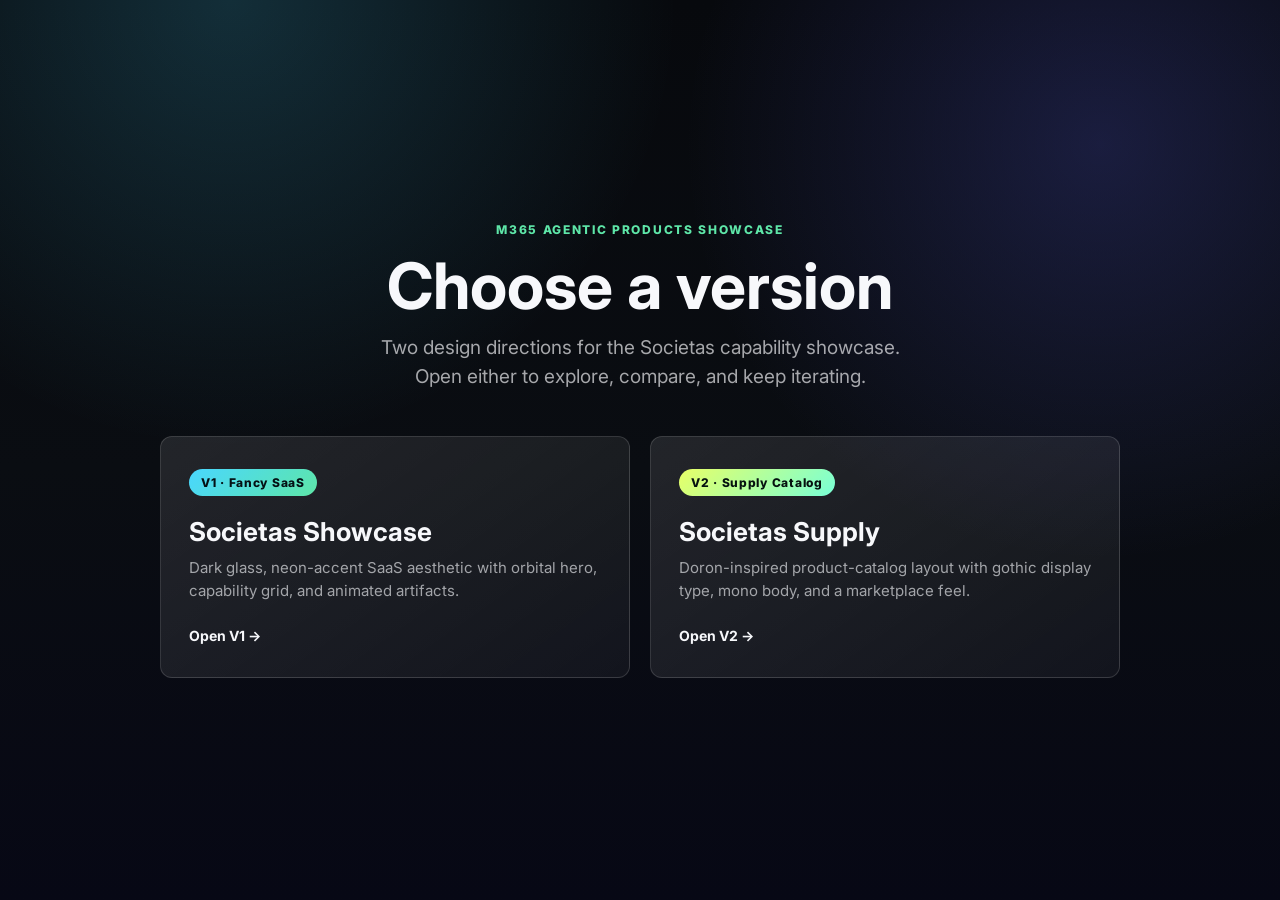
<file: index.html>
<!doctype html>
<html lang="en">
<head>
  <meta charset="utf-8">
  <meta name="viewport" content="width=device-width, initial-scale=1">
  <title>Societas Showcase — Choose a version</title>
  <link rel="preconnect" href="https://fonts.googleapis.com">
  <link rel="preconnect" href="https://fonts.gstatic.com" crossorigin>
  <link href="https://fonts.googleapis.com/css2?family=Inter:wght@400;500;600;700;800&display=swap" rel="stylesheet">
  <style>
    :root { color-scheme: dark; }
    * { box-sizing: border-box; }
    body {
      margin: 0;
      min-height: 100vh;
      display: grid;
      place-items: center;
      padding: 48px 24px;
      font-family: Inter, ui-sans-serif, system-ui, -apple-system, "Segoe UI", sans-serif;
      color: #f7f8fb;
      background:
        radial-gradient(circle at 18% 0%, rgba(73, 215, 255, 0.18), transparent 28rem),
        radial-gradient(circle at 86% 16%, rgba(98, 104, 255, 0.2), transparent 26rem),
        linear-gradient(180deg, #07090d 0%, #0a0d12 52%, #070815 100%);
    }
    .wrap { width: min(960px, 100%); text-align: center; }
    .eyebrow {
      margin: 0 0 16px;
      color: #5ee6a8;
      font-size: 12px;
      font-weight: 800;
      letter-spacing: 0.14em;
      text-transform: uppercase;
    }
    h1 {
      margin: 0 0 14px;
      font-size: clamp(36px, 6vw, 64px);
      line-height: 1.02;
    }
    .lede {
      max-width: 560px;
      margin: 0 auto 44px;
      color: rgba(247, 248, 251, 0.66);
      font-size: clamp(16px, 2vw, 19px);
      line-height: 1.55;
    }
    .grid {
      display: grid;
      grid-template-columns: repeat(2, minmax(0, 1fr));
      gap: 20px;
    }
    .card {
      display: block;
      padding: 32px 28px;
      border: 1px solid rgba(255, 255, 255, 0.14);
      border-radius: 12px;
      background: linear-gradient(145deg, rgba(255, 255, 255, 0.1), rgba(255, 255, 255, 0.045));
      text-align: left;
      text-decoration: none;
      color: inherit;
      transition: transform 200ms ease, border-color 200ms ease, box-shadow 200ms ease;
    }
    .card:hover {
      transform: translateY(-6px);
      border-color: rgba(94, 230, 168, 0.6);
      box-shadow: 0 28px 70px rgba(0, 0, 0, 0.4);
    }
    .tag {
      display: inline-flex;
      align-items: center;
      padding: 6px 12px;
      margin-bottom: 22px;
      border-radius: 999px;
      font-size: 12px;
      font-weight: 800;
      letter-spacing: 0.06em;
    }
    .v1 .tag { color: #041014; background: linear-gradient(135deg, #49d7ff, #5ee6a8); }
    .v2 .tag { color: #06120f; background: linear-gradient(135deg, #e8ff67, #78ffd6); }
    .card h2 { margin: 0 0 10px; font-size: 26px; line-height: 1.1; }
    .card p { margin: 0 0 22px; color: rgba(247, 248, 251, 0.62); font-size: 15px; line-height: 1.55; }
    .go { font-size: 14px; font-weight: 700; color: #f7f8fb; }
    .go::after { content: " \2192"; }
    @media (max-width: 720px) { .grid { grid-template-columns: 1fr; } }
  </style>
</head>
<body>
  <div class="wrap">
    <p class="eyebrow">M365 agentic products showcase</p>
    <h1>Choose a version</h1>
    <p class="lede">Two design directions for the Societas capability showcase. Open either to explore, compare, and keep iterating.</p>
    <div class="grid">
      <a class="card v1" href="v1/index.html">
        <span class="tag">V1 · Fancy SaaS</span>
        <h2>Societas Showcase</h2>
        <p>Dark glass, neon-accent SaaS aesthetic with orbital hero, capability grid, and animated artifacts.</p>
        <span class="go">Open V1</span>
      </a>
      <a class="card v2" href="v2/index.html">
        <span class="tag">V2 · Supply Catalog</span>
        <h2>Societas Supply</h2>
        <p>Doron-inspired product-catalog layout with gothic display type, mono body, and a marketplace feel.</p>
        <span class="go">Open V2</span>
      </a>
    </div>
  </div>
</body>
</html>
</file>
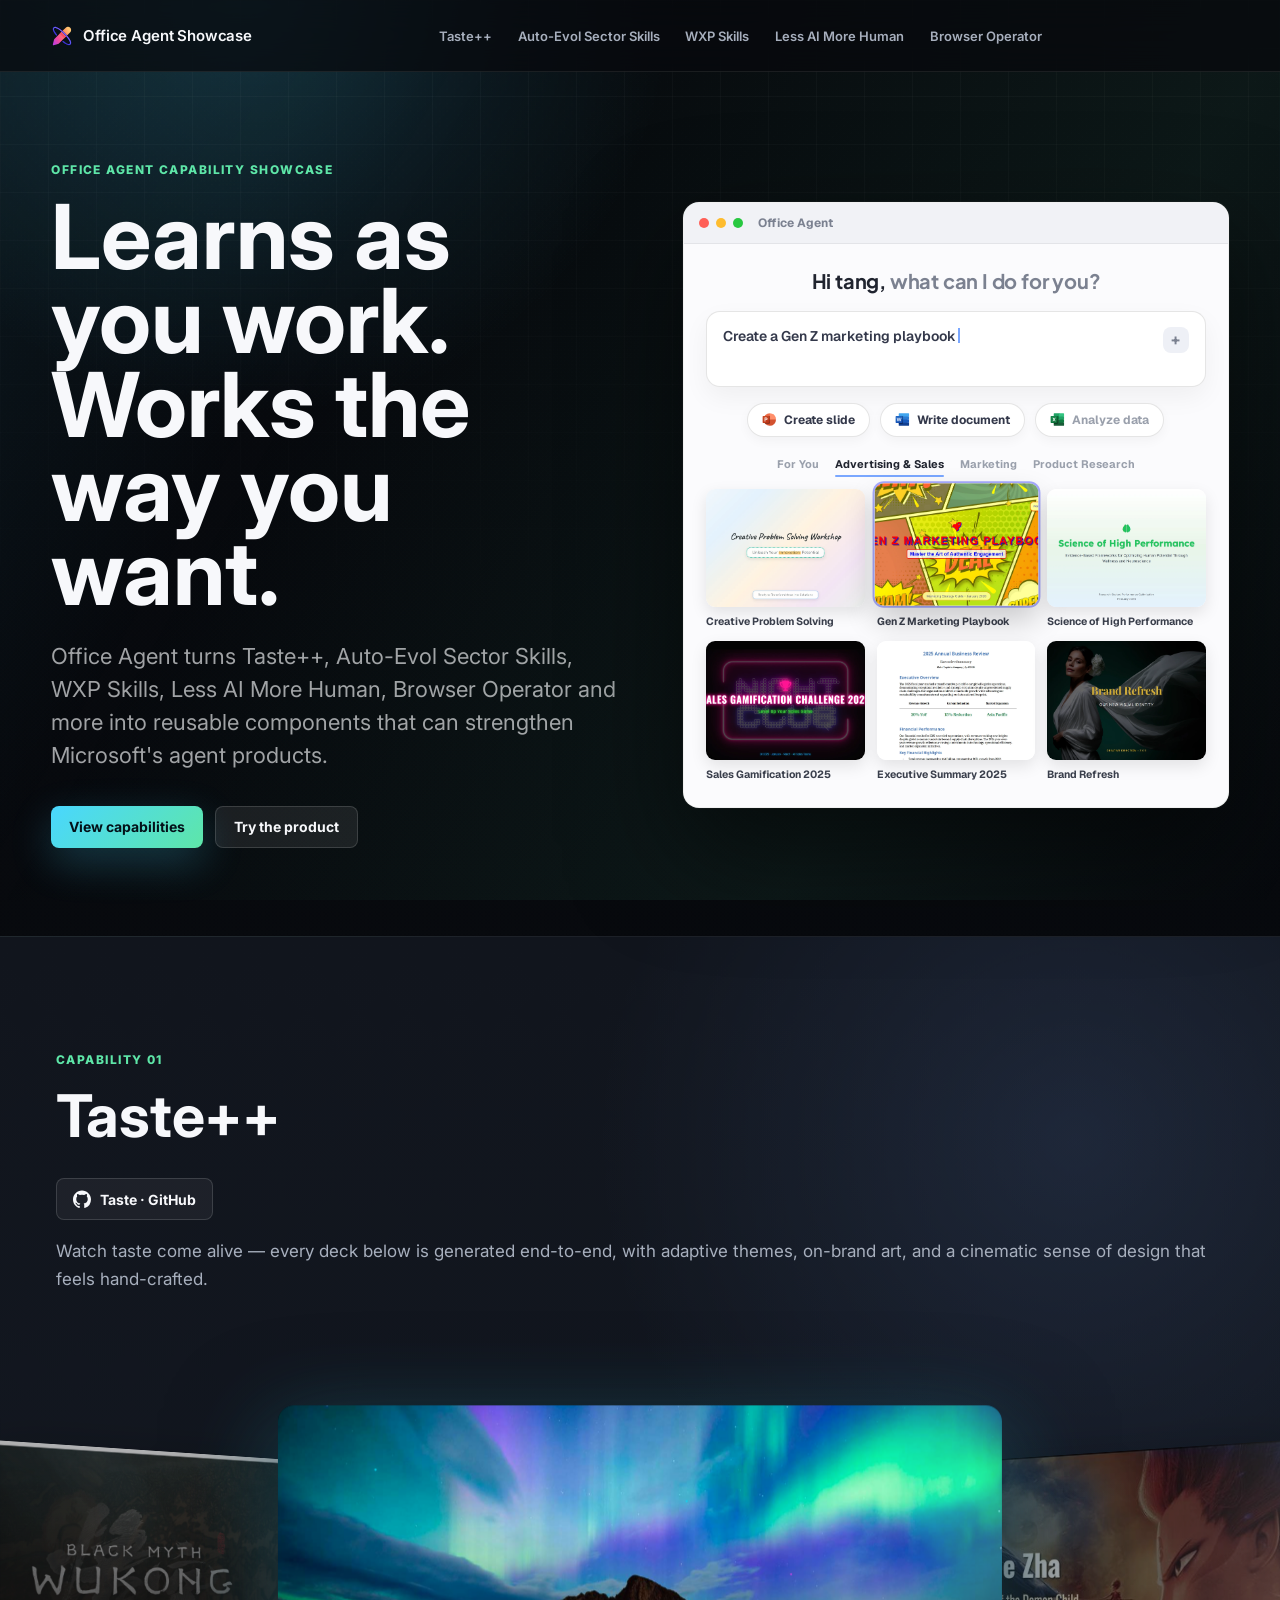
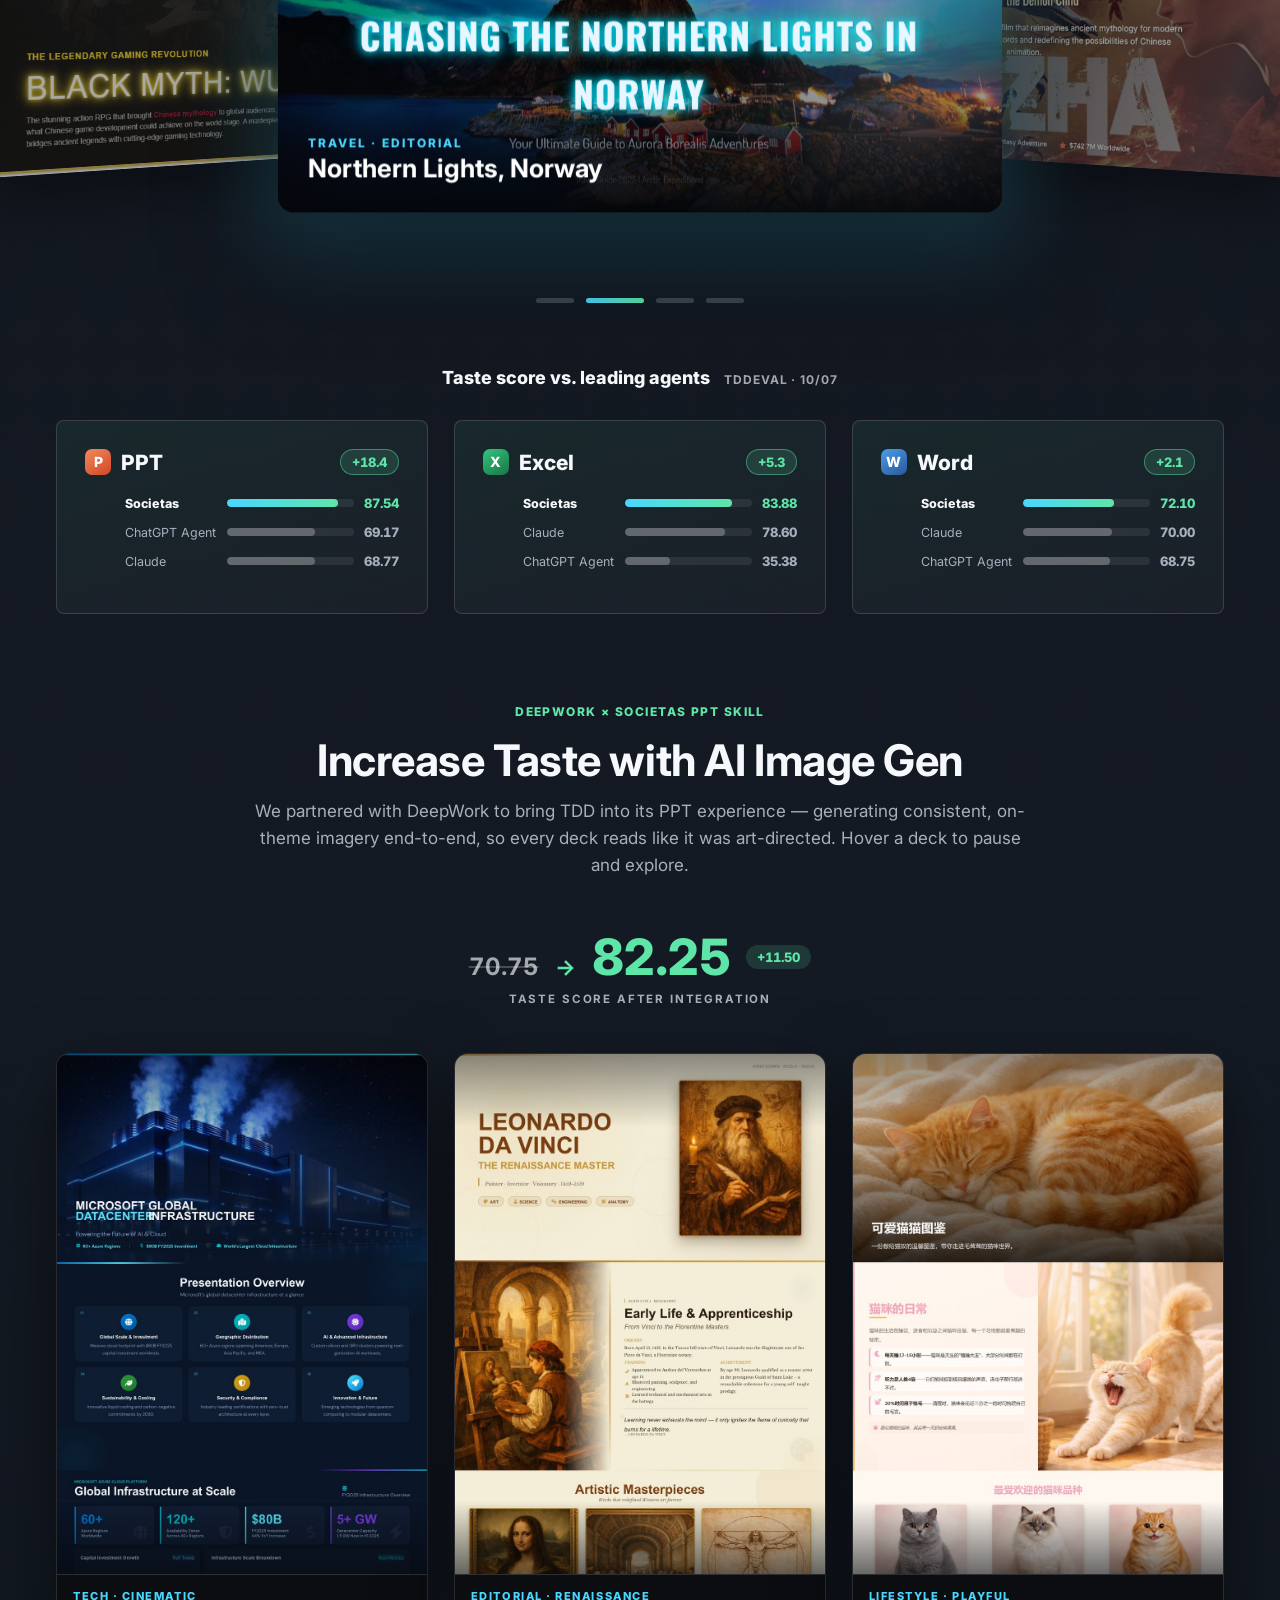
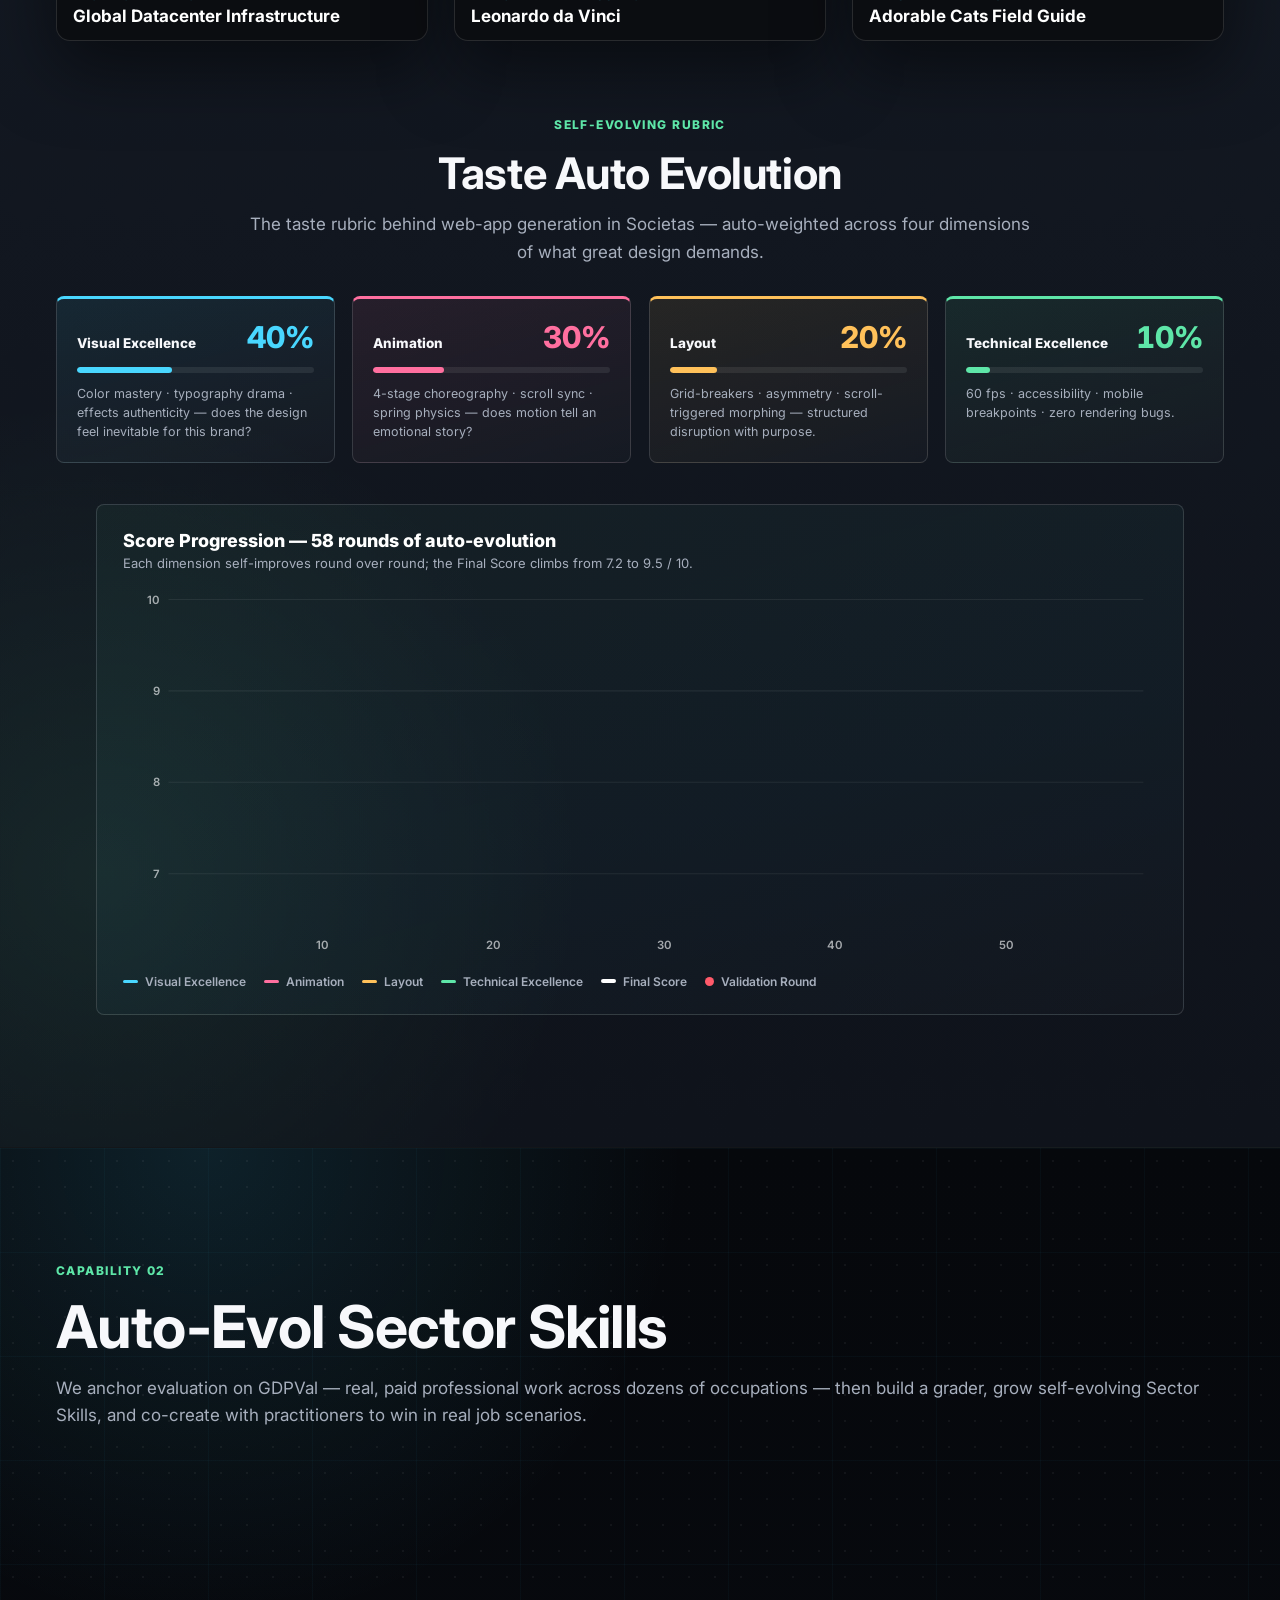
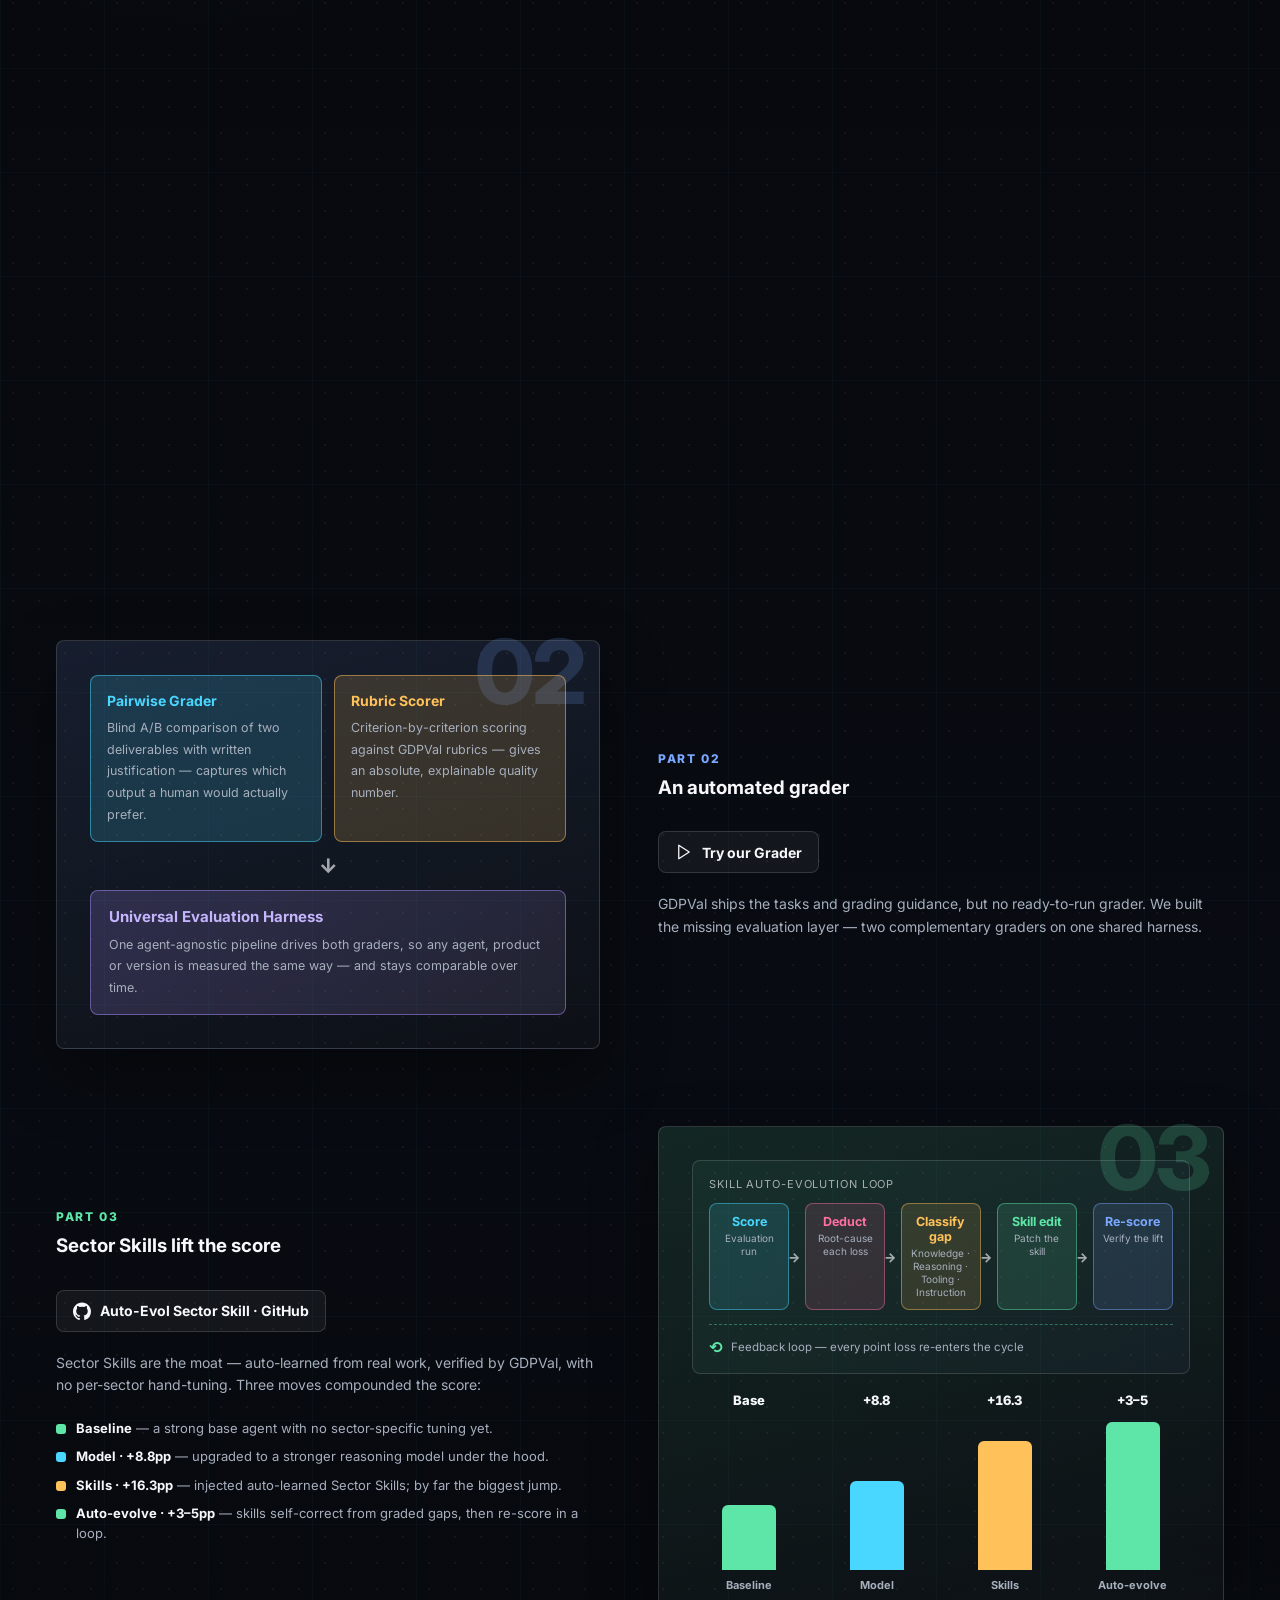
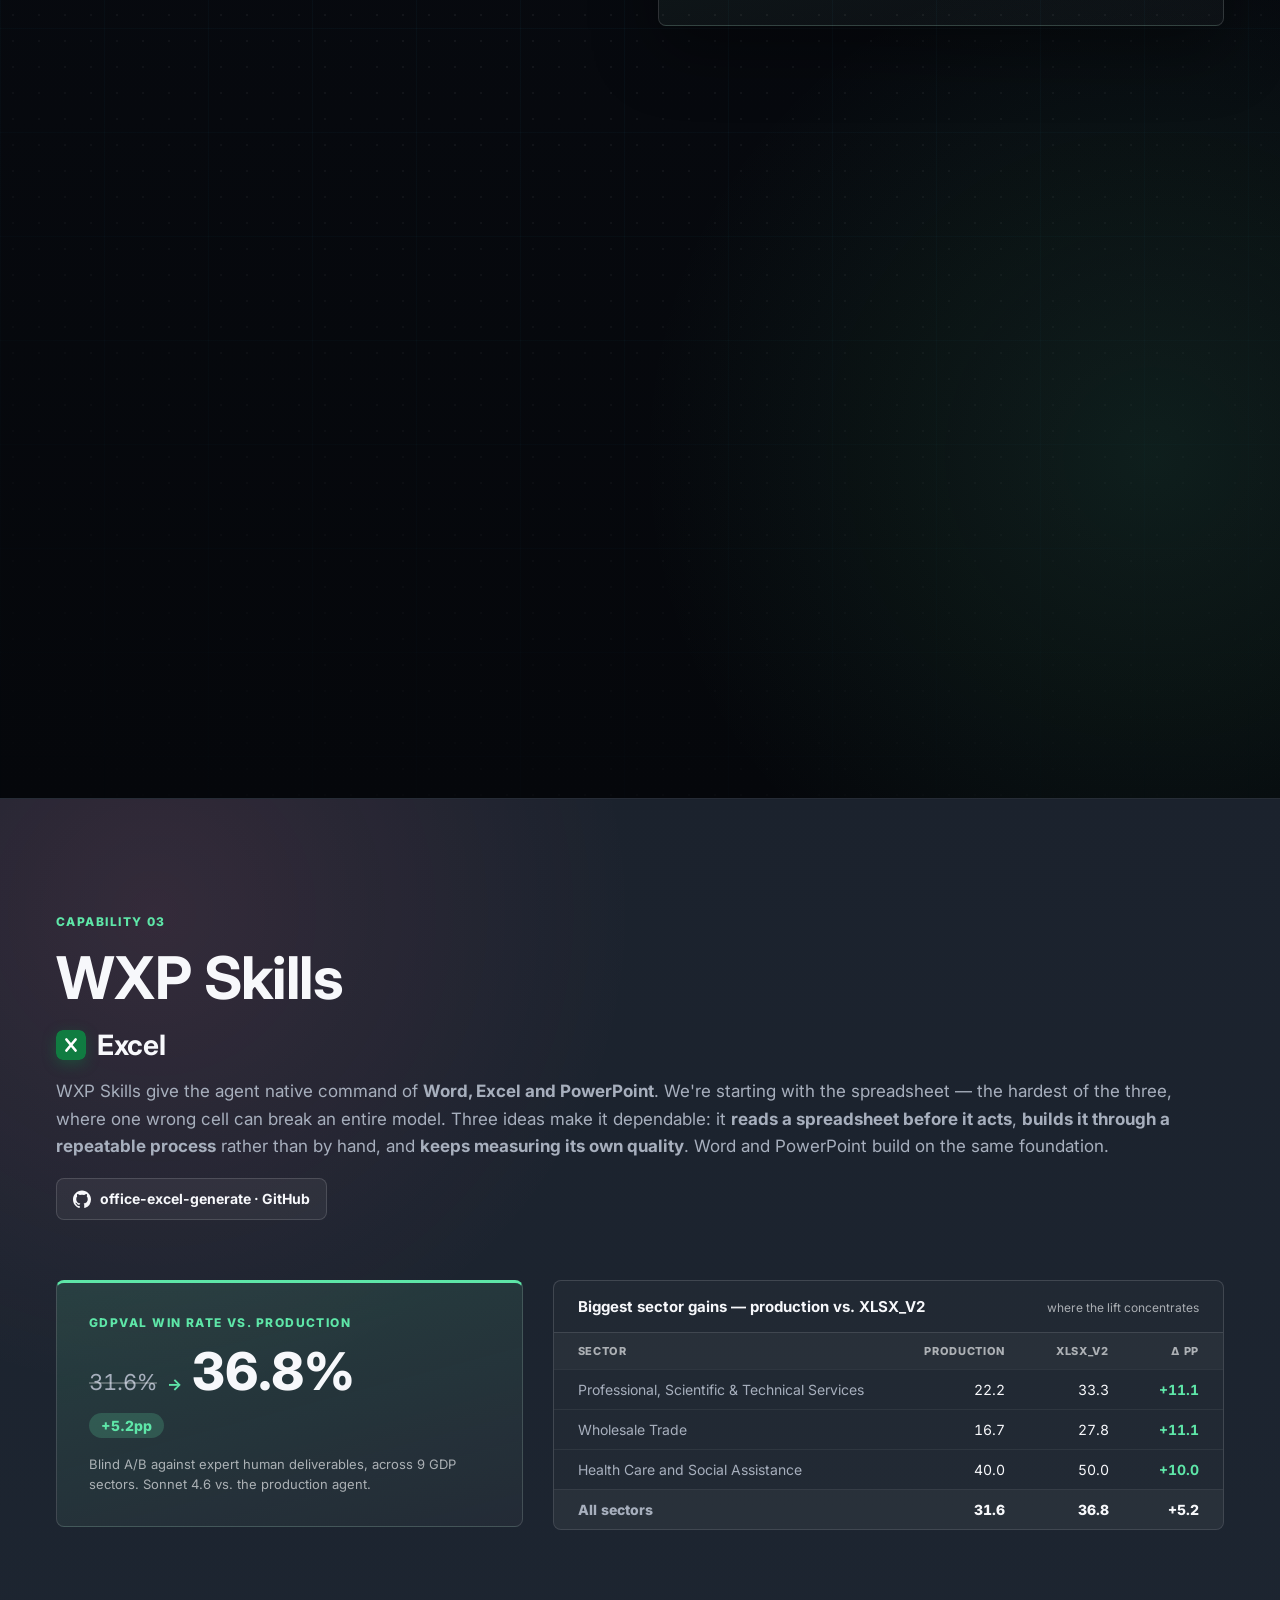
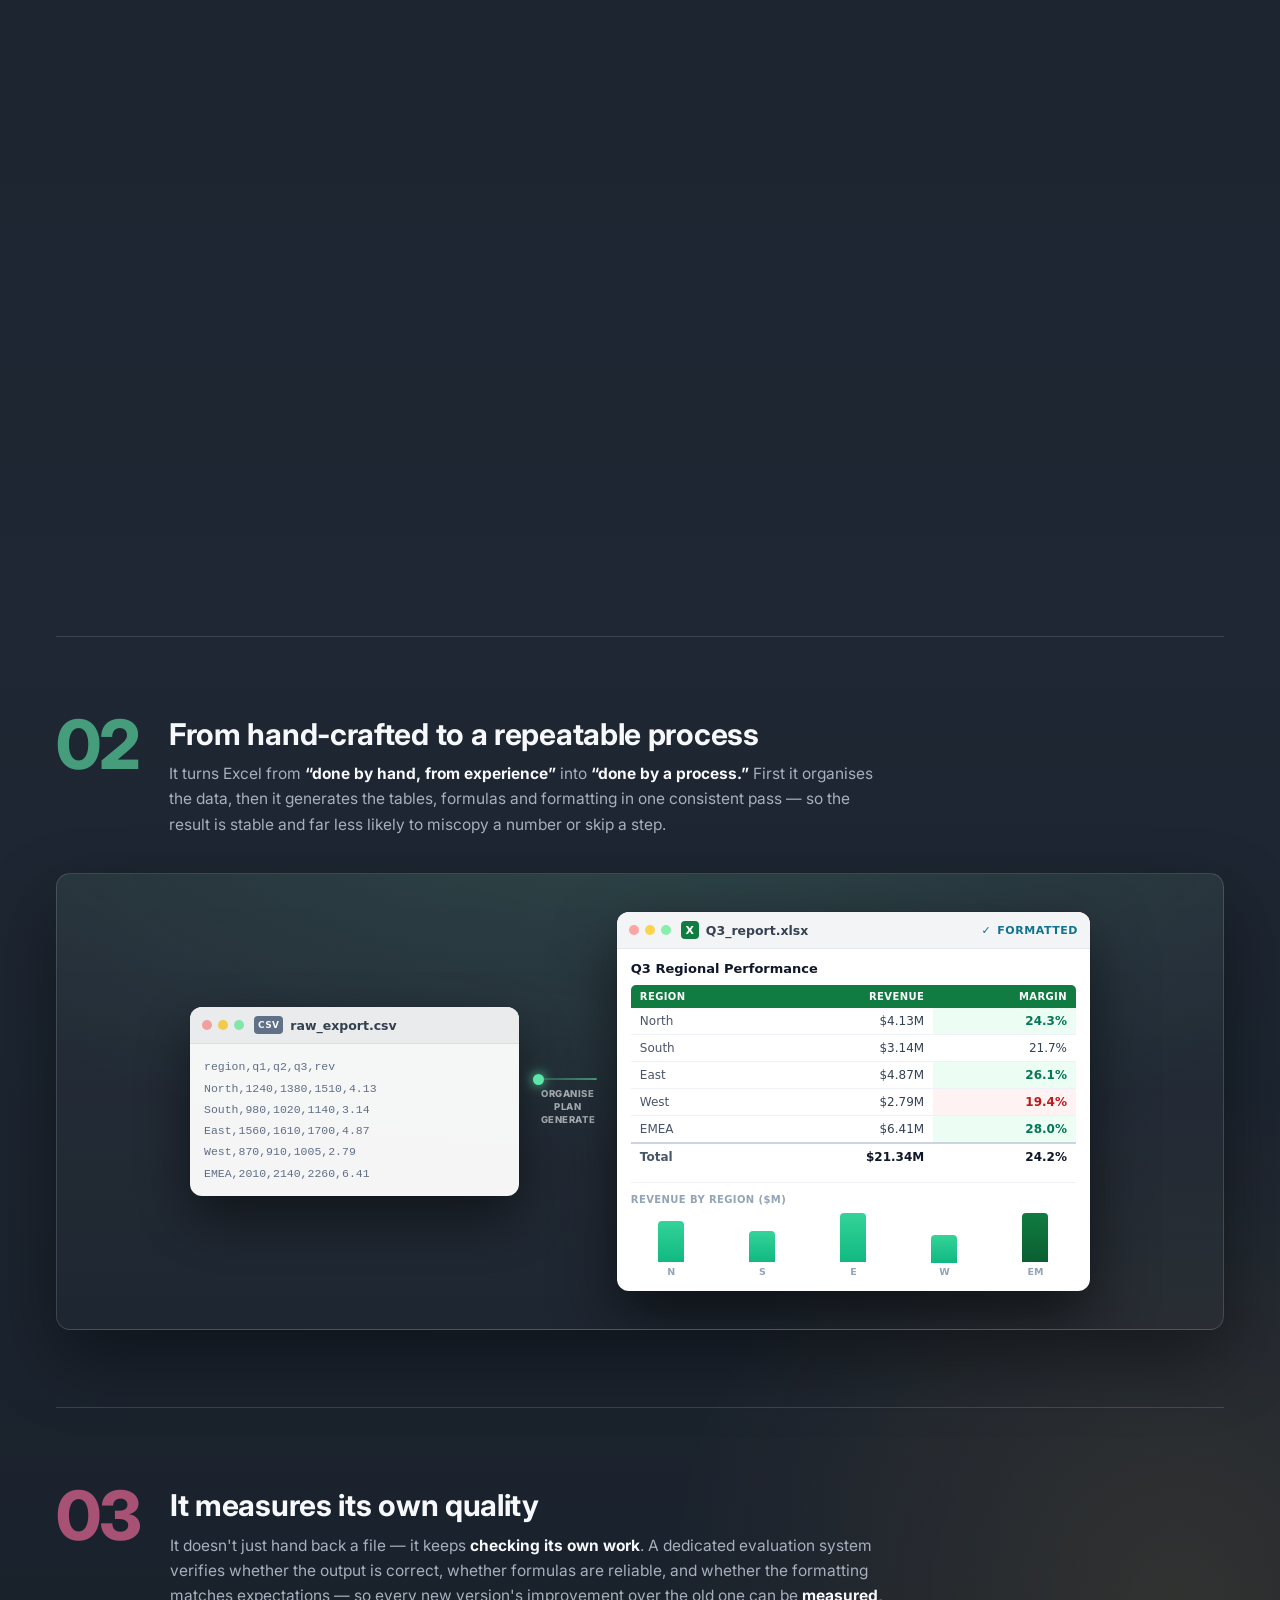
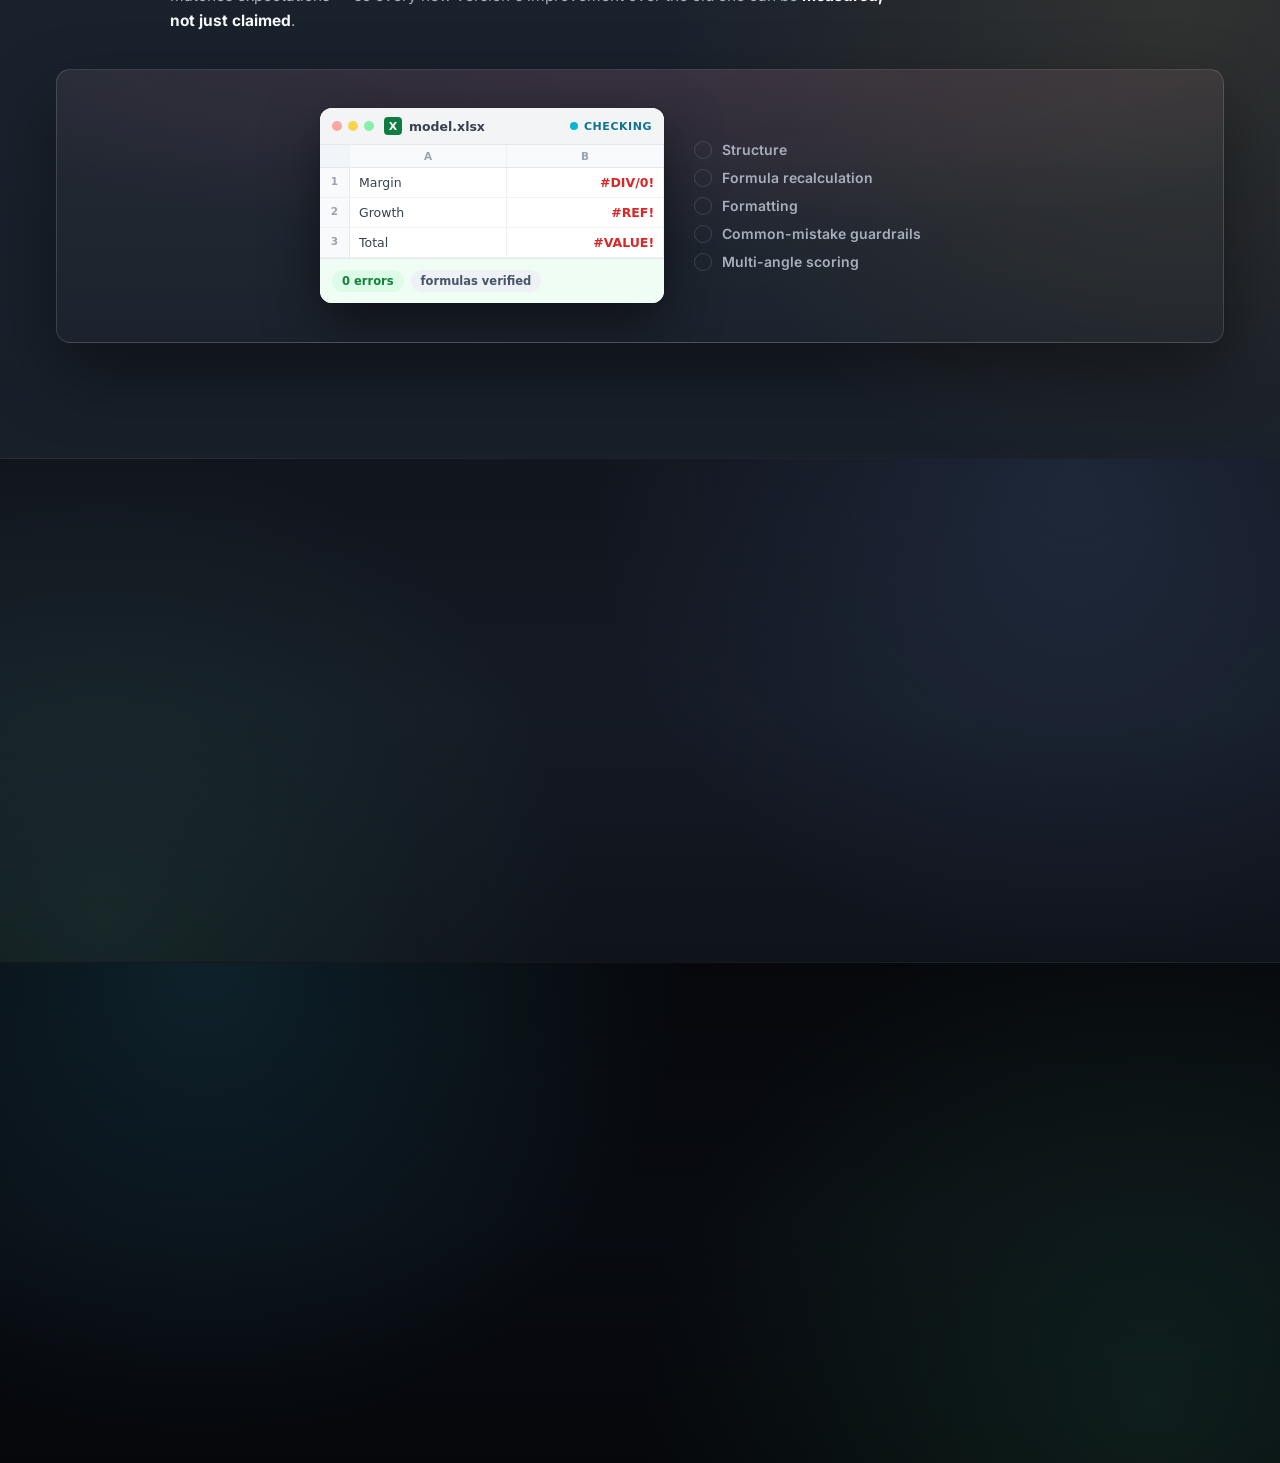
<file: v1/index.html>
<!doctype html>
<html lang="en">
<head>
  <meta charset="utf-8">
  <meta name="viewport" content="width=device-width, initial-scale=1">
  <title>Office Agent Capability Showcase</title>
  <meta name="description" content="Office Agent turns Taste++, Auto-Evol Sector Skills, WXP Skills, Less AI More Human, and Browser Operator into reusable components that strengthen Microsoft's agent products.">
  <link rel="icon" href="agent_logo.svg" type="image/svg+xml">
  <meta property="og:type" content="website">
  <meta property="og:title" content="Office Agent Capability Showcase">
  <meta property="og:description" content="Learns as you work. Works the way you want.">
  <meta property="og:image" content="assets/cover2_genz.png">
  <meta name="twitter:card" content="summary_large_image">
  <link rel="preconnect" href="https://fonts.googleapis.com">
  <link rel="preconnect" href="https://fonts.gstatic.com" crossorigin>
  <link href="https://fonts.googleapis.com/css2?family=Inter:wght@400;500;600;700;800&family=Plus+Jakarta+Sans:wght@500;600;700;800&display=swap" rel="stylesheet">
  <link rel="stylesheet" href="assets/fonts/geist.css">
  <link rel="stylesheet" href="styles.css">
</head>
<body>
  <div class="site-shell">
    <header class="topbar" aria-label="Primary navigation">
      <a class="brand" href="#top" aria-label="Office Agent Showcase home">
        <img class="brand-mark" src="agent_logo.svg" alt="" width="22" height="22">
        <span>Office Agent Showcase</span>
      </a>
      <nav class="nav-links" aria-label="Showcase sections">
        <a href="#taste">Taste++</a>
        <a href="#eval">Auto-Evol Sector Skills</a>
        <a href="#excel">WXP Skills</a>
        <a href="#human">Less AI More Human</a>
        <a href="#browser">Browser Operator</a>
      </nav>
    </header>

    <main id="top">
      <section class="hero section-band" aria-labelledby="hero-title">
        <div class="hero-copy">
          <p class="eyebrow">Office Agent Capability Showcase</p>
          <h1 id="hero-title">Learns as you work. Works the way you want.</h1>
          <p class="hero-lede">Office Agent turns Taste++, Auto-Evol Sector Skills, WXP Skills, Less AI More Human, Browser Operator and more into reusable components that can strengthen Microsoft's agent products.</p>
          <div class="hero-actions">
            <a class="primary-button" href="#taste">View capabilities</a>
            <a class="secondary-button" href="https://societas.microsoft.com/" target="_blank" rel="noopener">Try the product</a>
          </div>
        </div>
        <div class="hero-stage" aria-label="Office Agent product preview">
          <div class="app-window">
            <div class="app-bar">
              <span class="app-dot"></span>
              <span class="app-dot"></span>
              <span class="app-dot"></span>
              <span class="app-url">Office Agent</span>
            </div>
            <div class="app-body">
              <h3 class="app-greeting">Hi tang, <span>what can I do for you?</span></h3>
              <div class="app-ask">
                <span class="ask-text"><span class="ask-typed"></span><span class="ask-caret"></span></span>
                <span class="ask-plus">+</span>
              </div>
              <div class="app-chips">
                <span class="chip"><img class="chip-ico" src="assets/ppt.svg" alt="">Create slide</span>
                <span class="chip"><img class="chip-ico" src="assets/word.svg" alt="">Write document</span>
                <span class="chip muted"><img class="chip-ico" src="assets/excel.svg" alt="">Analyze data</span>
              </div>
              <div class="app-tabs">
                <span class="tab active">For You</span>
                <span class="tab">Advertising &amp; Sales</span>
                <span class="tab">Marketing</span>
                <span class="tab">Product Research</span>
              </div>
              <div class="app-grid">
                <figure class="tpl">
                  <img class="tpl-thumb" src="assets/cover1_creative.png" alt="Creative Problem Solving Workshop slide cover" loading="lazy">
                  <figcaption>Creative Problem Solving</figcaption>
                </figure>
                <figure class="tpl">
                  <img class="tpl-thumb" src="assets/cover2_genz.png" alt="Gen Z Marketing Playbook slide cover" loading="lazy">
                  <figcaption>Gen Z Marketing Playbook</figcaption>
                </figure>
                <figure class="tpl">
                  <img class="tpl-thumb" src="assets/cover3_performance.png" alt="Science of High Performance slide cover" loading="lazy">
                  <figcaption>Science of High Performance</figcaption>
                </figure>
                <figure class="tpl">
                  <img class="tpl-thumb" src="assets/cover4_gamification.png" alt="Sales Gamification Challenge 2025 slide cover" loading="lazy">
                  <figcaption>Sales Gamification 2025</figcaption>
                </figure>
                <figure class="tpl">
                  <img class="tpl-thumb" src="assets/cover5_execsummary.png" alt="Executive Summary 2025 slide cover" loading="lazy">
                  <figcaption>Executive Summary 2025</figcaption>
                </figure>
                <figure class="tpl">
                  <img class="tpl-thumb" src="assets/cover6_brand.png" alt="Brand Refresh slide cover" loading="lazy">
                  <figcaption>Brand Refresh</figcaption>
                </figure>
              </div>
            </div>
          </div>
        </div>
      </section>

      <section id="taste" class="cap-band cap-band--slate" aria-labelledby="taste-title">
        <div class="cap-inner cap-inner--stack">
          <div class="cap-head">
            <p class="eyebrow">Capability 01</p>
            <h2 id="taste-title" class="cap-title">Taste++</h2>
            <a class="cap-link cap-link--gh taste-gh" href="#" target="_blank" rel="noopener">
              <svg viewBox="0 0 24 24" fill="currentColor" aria-hidden="true"><path d="M12 .5C5.37.5 0 5.87 0 12.5c0 5.3 3.44 9.8 8.21 11.39.6.11.82-.26.82-.58 0-.29-.01-1.04-.02-2.05-3.34.73-4.04-1.61-4.04-1.61-.55-1.39-1.33-1.76-1.33-1.76-1.09-.74.08-.73.08-.73 1.2.09 1.84 1.24 1.84 1.24 1.07 1.83 2.81 1.3 3.49.99.11-.78.42-1.3.76-1.6-2.67-.3-5.47-1.33-5.47-5.93 0-1.31.47-2.38 1.24-3.22-.12-.3-.54-1.52.12-3.18 0 0 1.01-.32 3.3 1.23a11.5 11.5 0 0 1 6 0c2.29-1.55 3.3-1.23 3.3-1.23.66 1.66.24 2.88.12 3.18.77.84 1.23 1.91 1.23 3.22 0 4.61-2.8 5.62-5.48 5.92.43.37.81 1.1.81 2.22 0 1.6-.01 2.9-.01 3.29 0 .32.21.7.82.58A12.01 12.01 0 0 0 24 12.5C24 5.87 18.63.5 12 .5z"/></svg>
              <span>Taste · GitHub</span>
            </a>
            <p class="cap-lede">Watch taste come alive — every deck below is generated end-to-end, with adaptive themes, on-brand art, and a cinematic sense of design that feels hand-crafted.</p>
          </div>

          <div class="taste-showcase" aria-label="Taste-generated slide gallery">
            <div class="taste-flow">
              <figure class="tslide" style="--tone:#ffb14a">
                <img src="assets/taste-wukong.png" alt="Black Myth: Wukong themed slide" />
                <figcaption><span>Gaming · Cinematic</span><strong>Black Myth: Wukong</strong></figcaption>
              </figure>
              <figure class="tslide" style="--tone:#49d7ff">
                <img src="assets/taste-norway.png" alt="Chasing the Northern Lights in Norway slide" />
                <figcaption><span>Travel · Editorial</span><strong>Northern Lights, Norway</strong></figcaption>
              </figure>
              <figure class="tslide" style="--tone:#ff6f9f">
                <img src="assets/taste-nezha.jpg" alt="Ne Zha animated film slide" />
                <figcaption><span>Film · Dramatic</span><strong>Ne Zha</strong></figcaption>
              </figure>
              <figure class="tslide" style="--tone:#5ee6a8">
                <img src="assets/taste-tacos.png" alt="Buen Provecho tacos recipe slide" />
                <figcaption><span>Food · Warm</span><strong>¡Buen Provecho!</strong></figcaption>
              </figure>
            </div>
            <div class="taste-dots" role="tablist" aria-label="Choose a slide">
              <button class="taste-dot" type="button" aria-label="Black Myth: Wukong"></button>
              <button class="taste-dot" type="button" aria-label="Northern Lights, Norway"></button>
              <button class="taste-dot" type="button" aria-label="Ne Zha"></button>
              <button class="taste-dot" type="button" aria-label="Buen Provecho"></button>
            </div>
          </div>

          <div class="taste-scores">
            <div class="taste-scores-cap">
              <span class="tsc-label">Taste score vs. leading agents</span>
              <span class="tsc-src">TDDEval · 10/07</span>
            </div>
            <div class="score-grid">
              <article class="score-card">
                <header class="sc-head">
                  <span class="sc-doc"><span class="sc-ico sc-ico--ppt" aria-hidden="true">P</span>PPT</span>
                  <span class="sc-lead">+18.4</span>
                </header>
                <ul class="sc-bars">
                  <li class="sc-row sc-row--win">
                    <span class="sc-name">Societas</span>
                    <span class="sc-track"><span class="sc-bar" style="width:87.54%"></span></span>
                    <b class="sc-val">87.54</b>
                  </li>
                  <li class="sc-row">
                    <span class="sc-name">ChatGPT Agent</span>
                    <span class="sc-track"><span class="sc-bar" style="width:69.17%"></span></span>
                    <b class="sc-val">69.17</b>
                  </li>
                  <li class="sc-row">
                    <span class="sc-name">Claude</span>
                    <span class="sc-track"><span class="sc-bar" style="width:68.77%"></span></span>
                    <b class="sc-val">68.77</b>
                  </li>
                </ul>
              </article>

              <article class="score-card">
                <header class="sc-head">
                  <span class="sc-doc"><span class="sc-ico sc-ico--excel" aria-hidden="true">X</span>Excel</span>
                  <span class="sc-lead">+5.3</span>
                </header>
                <ul class="sc-bars">
                  <li class="sc-row sc-row--win">
                    <span class="sc-name">Societas</span>
                    <span class="sc-track"><span class="sc-bar" style="width:83.88%"></span></span>
                    <b class="sc-val">83.88</b>
                  </li>
                  <li class="sc-row">
                    <span class="sc-name">Claude</span>
                    <span class="sc-track"><span class="sc-bar" style="width:78.60%"></span></span>
                    <b class="sc-val">78.60</b>
                  </li>
                  <li class="sc-row">
                    <span class="sc-name">ChatGPT Agent</span>
                    <span class="sc-track"><span class="sc-bar" style="width:35.38%"></span></span>
                    <b class="sc-val">35.38</b>
                  </li>
                </ul>
              </article>

              <article class="score-card">
                <header class="sc-head">
                  <span class="sc-doc"><span class="sc-ico sc-ico--word" aria-hidden="true">W</span>Word</span>
                  <span class="sc-lead">+2.1</span>
                </header>
                <ul class="sc-bars">
                  <li class="sc-row sc-row--win">
                    <span class="sc-name">Societas</span>
                    <span class="sc-track"><span class="sc-bar" style="width:72.10%"></span></span>
                    <b class="sc-val">72.10</b>
                  </li>
                  <li class="sc-row">
                    <span class="sc-name">Claude</span>
                    <span class="sc-track"><span class="sc-bar" style="width:70.00%"></span></span>
                    <b class="sc-val">70.00</b>
                  </li>
                  <li class="sc-row">
                    <span class="sc-name">ChatGPT Agent</span>
                    <span class="sc-track"><span class="sc-bar" style="width:68.75%"></span></span>
                    <b class="sc-val">68.75</b>
                  </li>
                </ul>
              </article>
            </div>
          </div>

          <div class="taste-ai">
            <div class="taste-sub">
              <p class="eyebrow">DeepWork × Societas PPT Skill</p>
              <h3 class="taste-sub-title">Increase Taste with AI Image Gen</h3>
              <p class="taste-sub-lede">We partnered with DeepWork to bring TDD into its PPT experience — generating consistent, on-theme imagery end-to-end, so every deck reads like it was art-directed. Hover a deck to pause and explore.</p>
              <div class="taste-lift-inline">
                <span class="tli-from">70.75</span>
                <span class="tli-arrow" aria-hidden="true">→</span>
                <span class="tli-to">82.25</span>
                <span class="tli-delta">+11.50</span>
              </div>
              <p class="tli-cap">Taste score after integration</p>
            </div>

            <div class="deck-strip" aria-label="AI image generation deck previews">
              <figure class="deck">
                <div class="deck-viewport"><img class="deck-img" src="assets/deck-datacenter.jpg" alt="AI-generated Microsoft global datacenter deck" /></div>
                <figcaption><span>Tech · Cinematic</span><strong>Global Datacenter Infrastructure</strong></figcaption>
              </figure>
              <figure class="deck">
                <div class="deck-viewport"><img class="deck-img" src="assets/deck-davinci.jpg" alt="AI-generated Leonardo da Vinci deck" /></div>
                <figcaption><span>Editorial · Renaissance</span><strong>Leonardo da Vinci</strong></figcaption>
              </figure>
              <figure class="deck">
                <div class="deck-viewport"><img class="deck-img" src="assets/deck-cats.jpg" alt="AI-generated cute cats deck" /></div>
                <figcaption><span>Lifestyle · Playful</span><strong>Adorable Cats Field Guide</strong></figcaption>
              </figure>
            </div>
          </div>

          <div class="taste-evo">
            <div class="taste-sub">
              <p class="eyebrow">Self-evolving rubric</p>
              <h3 class="taste-sub-title">Taste Auto Evolution</h3>
              <p class="taste-sub-lede">The taste rubric behind web-app generation in Societas — auto-weighted across four dimensions of what great design demands.</p>
            </div>
            <div class="evo-grid">
              <article class="evo-box tone-cyan">
                <div class="evo-top"><span class="evo-name">Visual Excellence</span><span class="evo-pct">40%</span></div>
                <div class="evo-track"><span class="evo-bar" style="width:40%"></span></div>
                <p class="evo-desc">Color mastery · typography drama · effects authenticity — does the design feel inevitable for this brand?</p>
              </article>
              <article class="evo-box tone-rose">
                <div class="evo-top"><span class="evo-name">Animation</span><span class="evo-pct">30%</span></div>
                <div class="evo-track"><span class="evo-bar" style="width:30%"></span></div>
                <p class="evo-desc">4-stage choreography · scroll sync · spring physics — does motion tell an emotional story?</p>
              </article>
              <article class="evo-box tone-amber">
                <div class="evo-top"><span class="evo-name">Layout</span><span class="evo-pct">20%</span></div>
                <div class="evo-track"><span class="evo-bar" style="width:20%"></span></div>
                <p class="evo-desc">Grid-breakers · asymmetry · scroll-triggered morphing — structured disruption with purpose.</p>
              </article>
              <article class="evo-box tone-green">
                <div class="evo-top"><span class="evo-name">Technical Excellence</span><span class="evo-pct">10%</span></div>
                <div class="evo-track"><span class="evo-bar" style="width:10%"></span></div>
                <p class="evo-desc">60 fps · accessibility · mobile breakpoints · zero rendering bugs.</p>
              </article>
            </div>

            <figure class="evo-chart" id="evoChart">
              <figcaption class="evo-chart-head">
                <span class="evo-chart-title">Score Progression — 58 rounds of auto-evolution</span>
                <span class="evo-chart-sub">Each dimension self-improves round over round; the Final Score climbs from 7.2 to 9.5 / 10.</span>
              </figcaption>
              <div class="evo-chart-plot" aria-hidden="true"></div>
              <div class="evo-legend">
                <span class="evo-leg tone-cyan"><i></i>Visual Excellence</span>
                <span class="evo-leg tone-rose"><i></i>Animation</span>
                <span class="evo-leg tone-amber"><i></i>Layout</span>
                <span class="evo-leg tone-green"><i></i>Technical Excellence</span>
                <span class="evo-leg evo-leg--final"><i></i>Final Score</span>
                <span class="evo-leg evo-leg--val"><i></i>Validation Round</span>
              </div>
            </figure>
          </div>
        </div>
      </section>

      <section id="eval" class="cap-band cap-band--ink" aria-labelledby="eval-title">
        <div class="cap-inner cap-inner--stack">
          <div class="cap-head">
            <p class="eyebrow">Capability 02</p>
            <h2 id="eval-title" class="cap-title">Auto-Evol Sector Skills</h2>
            <p class="cap-lede">We anchor evaluation on GDPVal — real, paid professional work across dozens of occupations — then build a grader, grow self-evolving Sector Skills, and co-create with practitioners to win in real job scenarios.</p>
          </div>

          <div class="evol-flow">
            <article class="cap-card evol-row tone-cyan">
              <div class="evol-text">
                <span class="card-num">Part 01</span>
                <h3>From GAIA to GDPVal</h3>
                <a class="cap-link evol-link" href="https://openai.com/index/gdpval/" target="_blank" rel="noopener">
                  <svg viewBox="0 0 24 24" fill="none" stroke="currentColor" stroke-width="1.7" stroke-linecap="round" stroke-linejoin="round" aria-hidden="true"><path d="M14 4h6v6"/><path d="M20 4l-9 9"/><path d="M19 14v5a1 1 0 0 1-1 1H5a1 1 0 0 1-1-1V6a1 1 0 0 1 1-1h5"/></svg>
                  <span>GDPVal benchmark</span>
                </a>
                <p class="card-text"><b>It's a level-up, not a side-step.</b> GAIA scores general agent ability — web search, multi-step reasoning, tool use — and we ranked <b>#1</b>. But a top GAIA score still can't tell you whether an agent can finish a real analyst's or marketer's deliverable. So we re-anchored evaluation on <b>GDPVal</b>, OpenAI's benchmark of genuine, paid professional work.</p>
                <p class="card-note">Each task is modeled on a real deliverable and graded against expert human output — economically meaningful work, not toy puzzles. Winning here means winning the job.</p>
              </div>
              <div class="evol-media" data-step="01">
                <figure class="gaia-table-wrap">
                  <figcaption class="gaia-cap"><span class="gaia-pill">GAIA</span> Reported Results · general agentic ability</figcaption>
                  <table class="gaia-table">
                    <thead>
                      <tr><th>Agent</th><th>L1</th><th>L2</th><th>L3</th></tr>
                    </thead>
                    <tbody>
                      <tr class="gaia-win"><td>Societas <span class="gaia-rank">#1</span></td><td>88.7</td><td>76.7</td><td>60.0</td></tr>
                      <tr><td>Genspark</td><td>87.8</td><td>72.7</td><td>58.8</td></tr>
                      <tr><td>Manus</td><td>86.5</td><td>70.1</td><td>57.7</td></tr>
                      <tr><td>ChatGPT Agent</td><td>–</td><td>–</td><td>–</td></tr>
                      <tr><td>OAI DR</td><td>74.3</td><td>69.1</td><td>42.3</td></tr>
                    </tbody>
                  </table>
                  <p class="gaia-foot">Official metrics reported by competitors · Manus Mar 10 2025 · Genspark Apr 25 2025 · OAI DR Feb 2 2025.</p>
                </figure>
                <div class="gdpval-hop" aria-hidden="true"><span>re-anchored on</span></div>
                <div class="gdpval-panel">
                  <div class="gdpval-head"><span class="gdpval-badge">GDPVal</span><span class="gdpval-sub">Real, paid professional work — graded against expert deliverables</span></div>
                  <div class="cov-hero" aria-label="GDPVal coverage">
                    <div class="cov-stat"><b data-count="1320">1,320</b><span>paid-work tasks</span></div>
                    <div class="cov-stat"><b data-count="44">44</b><span>occupations</span></div>
                    <div class="cov-stat"><b data-count="9">9</b><span>GDP sectors</span></div>
                  </div>
                  <p class="gdpval-foot">Built by professionals with <b>14+ yrs</b> experience · <b>$3T+</b> of US wages in scope · deliverables span docs, slides, sheets &amp; diagrams.</p>
                </div>
              </div>
            </article>

            <article class="cap-card evol-row tone-blue">
              <div class="evol-text">
                <span class="card-num">Part 02</span>
                <h3>An automated grader</h3>
                <a class="cap-link evol-link" href="#">
                  <svg viewBox="0 0 24 24" fill="none" stroke="currentColor" stroke-width="1.7" stroke-linecap="round" stroke-linejoin="round" aria-hidden="true"><path d="M5 3l14 9-14 9z"/></svg>
                  <span>Try our Grader</span>
                </a>
                <p class="card-text">GDPVal ships the tasks and grading guidance, but no ready-to-run grader. We built the missing evaluation layer — two complementary graders on one shared harness.</p>
              </div>
              <div class="evol-media" data-step="02">
                <div class="grader-diagram">
                  <div class="grader-pair">
                    <div class="grader-node tone-cyan"><strong>Pairwise Grader</strong><span>Blind A/B comparison of two deliverables with written justification — captures which output a human would actually prefer.</span></div>
                    <div class="grader-node tone-amber"><strong>Rubric Scorer</strong><span>Criterion-by-criterion scoring against GDPVal rubrics — gives an absolute, explainable quality number.</span></div>
                  </div>
                  <span class="grader-arrow" aria-hidden="true">↓</span>
                  <div class="grader-harness"><strong>Universal Evaluation Harness</strong><span>One agent-agnostic pipeline drives both graders, so any agent, product or version is measured the same way — and stays comparable over time.</span></div>
                </div>
              </div>
            </article>

            <article class="cap-card evol-row tone-green">
              <div class="evol-text">
                <span class="card-num">Part 03</span>
                <h3>Sector Skills lift the score</h3>
                <a class="cap-link cap-link--gh evol-link" href="#">
                  <svg viewBox="0 0 24 24" fill="currentColor" aria-hidden="true"><path d="M12 .5C5.37.5 0 5.87 0 12.5c0 5.3 3.44 9.8 8.21 11.39.6.11.82-.26.82-.58 0-.29-.01-1.04-.02-2.05-3.34.73-4.04-1.61-4.04-1.61-.55-1.39-1.33-1.76-1.33-1.76-1.09-.74.08-.73.08-.73 1.2.09 1.84 1.24 1.84 1.24 1.07 1.83 2.81 1.3 3.49.99.11-.78.42-1.3.76-1.6-2.67-.3-5.47-1.33-5.47-5.93 0-1.31.47-2.38 1.24-3.22-.12-.3-.54-1.52.12-3.18 0 0 1.01-.32 3.3 1.23a11.5 11.5 0 0 1 6 0c2.29-1.55 3.3-1.23 3.3-1.23.66 1.66.24 2.88.12 3.18.77.84 1.23 1.91 1.23 3.22 0 4.61-2.8 5.62-5.48 5.92.43.37.81 1.1.81 2.22 0 1.6-.01 2.9-.01 3.29 0 .32.21.7.82.58A12.01 12.01 0 0 0 24 12.5C24 5.87 18.63.5 12 .5z"/></svg>
                  <span>Auto-Evol Sector Skill · GitHub</span>
                </a>
                <p class="card-text">Sector Skills are the moat — auto-learned from real work, verified by GDPVal, with no per-sector hand-tuning. Three moves compounded the score:</p>
                <div class="bar-legend">
                  <div class="bl-item"><span class="bl-dot"></span><span><b>Baseline</b> — a strong base agent with no sector-specific tuning yet.</span></div>
                  <div class="bl-item"><span class="bl-dot tone-cyan"></span><span><b>Model · +8.8pp</b> — upgraded to a stronger reasoning model under the hood.</span></div>
                  <div class="bl-item"><span class="bl-dot tone-amber"></span><span><b>Skills · +16.3pp</b> — injected auto-learned Sector Skills; by far the biggest jump.</span></div>
                  <div class="bl-item"><span class="bl-dot tone-green"></span><span><b>Auto-evolve · +3–5pp</b> — skills self-correct from graded gaps, then re-score in a loop.</span></div>
                </div>
              </div>
              <div class="evol-media" data-step="03">
                <div class="evol-loop" aria-label="Skill auto-evolution loop">
                  <span class="loop-head">Skill Auto-Evolution loop</span>
                  <div class="loop-steps">
                    <span class="loop-step tone-cyan"><b>Score</b><i>Evaluation run</i></span>
                    <span class="loop-step tone-rose"><b>Deduct</b><i>Root-cause each loss</i></span>
                    <span class="loop-step tone-amber"><b>Classify gap</b><i>Knowledge · Reasoning · Tooling · Instruction</i></span>
                    <span class="loop-step tone-green"><b>Skill edit</b><i>Patch the skill</i></span>
                    <span class="loop-step tone-blue"><b>Re-score</b><i>Verify the lift</i></span>
                  </div>
                  <div class="loop-back"><span class="loop-back-ico" aria-hidden="true">⟲</span> Feedback loop — every point loss re-enters the cycle</div>
                </div>
                <div class="bar-chart" aria-label="GDPVal score progression">
                  <div class="bar-col"><span class="bar-val">Base</span><div class="bar-track"><div class="bar" style="height:42%"></div></div><span class="bar-label">Baseline</span></div>
                  <div class="bar-col"><span class="bar-val">+8.8</span><div class="bar-track"><div class="bar tone-cyan" style="height:58%"></div></div><span class="bar-label">Model</span></div>
                  <div class="bar-col"><span class="bar-val">+16.3</span><div class="bar-track"><div class="bar tone-amber" style="height:84%"></div></div><span class="bar-label">Skills</span></div>
                  <div class="bar-col"><span class="bar-val">+3–5</span><div class="bar-track"><div class="bar tone-green" style="height:96%"></div></div><span class="bar-label">Auto-evolve</span></div>
                </div>
              </div>
            </article>

            <article class="cap-card evol-row tone-rose">
              <div class="evol-text">
                <span class="card-num">Part 04</span>
                <h3>Co-build with customers</h3>
                <p class="card-text"><b>We don't build for professions from the outside — we build with them.</b> We sit shoulder-to-shoulder with practitioners, co-designing the agent around how their real work actually gets done, then fold those proven workflows back into reusable, sector-specific skills.</p>
                <div class="case-list">
                  <div class="case tone-cyan">
                    <div class="case-top"><span class="case-tag">MarComm</span><span class="case-name">Social Buzz Report</span></div>
                    <p>Manual keyword hunts across platforms, stitched into reports by hand — now one click delivers a full report, a live dashboard and auto-generated keywords.</p>
                    <span class="case-metric">A week of manual buzz hunting → one click</span>
                  </div>
                  <div class="case tone-green">
                    <div class="case-top"><span class="case-tag">Ads Sales</span><span class="case-name">CN Outbound SMB Agent</span></div>
                    <p>Long-tail Chinese SMB advertisers once left untouched — the agent now runs 10+ reps' outbound: account scoring, personalized drafts and weekly reports.</p>
                    <span class="case-metric case-metric--win">12× faster · +12.06% revenue · long-tail 0 → full book</span>
                  </div>
                </div>
                <p class="card-note">First internal-customer-validated revenue lift from a Societas agent.</p>
              </div>
              <div class="evol-media" data-step="04">
                <figure class="ux-shot">
                  <span class="ux-bar" aria-hidden="true"><i></i><i></i><i></i></span>
                  <img src="assets/ux-social-buzz.jpg" alt="Office Agent's Computer autonomously running Reddit, YouTube, LinkedIn, TikTok and X searches to assemble a social buzz report" loading="lazy">
                  <figcaption>The agent runs Reddit, YouTube, LinkedIn, TikTok &amp; X searches in one pass — assembling a live social-buzz report end to end.</figcaption>
                </figure>
              </div>
            </article>
          </div>
        </div>
      </section>

      <section id="excel" class="cap-band cap-band--char" aria-labelledby="excel-title">
        <div class="cap-inner cap-inner--stack">
          <div class="cap-head">
            <p class="eyebrow">Capability 03</p>
            <h2 id="excel-title" class="cap-title">WXP Skills</h2>
            <div class="xl-subhead">
              <span class="xl-xlogo" aria-hidden="true">
                <svg viewBox="0 0 32 32" width="32" height="32"><rect width="32" height="32" rx="7" fill="#107C41"/><path d="M11 10l10 12M21 10 11 22" stroke="#fff" stroke-width="2.6" stroke-linecap="round" fill="none"/></svg>
              </span>
              <span>Excel</span>
            </div>
            <p class="cap-lede">WXP Skills give the agent native command of <b>Word, Excel and PowerPoint</b>. We're starting with the spreadsheet — the hardest of the three, where one wrong cell can break an entire model. Three ideas make it dependable: it <b>reads a spreadsheet before it acts</b>, <b>builds it through a repeatable process</b> rather than by hand, and <b>keeps measuring its own quality</b>. Word and PowerPoint build on the same foundation.</p>
            <a class="cap-link cap-link--gh" href="#" target="_blank" rel="noopener">
              <svg viewBox="0 0 24 24" fill="currentColor" aria-hidden="true"><path d="M12 .5C5.37.5 0 5.87 0 12.5c0 5.3 3.44 9.8 8.21 11.39.6.11.82-.26.82-.58 0-.29-.01-1.04-.02-2.05-3.34.73-4.04-1.61-4.04-1.61-.55-1.39-1.33-1.76-1.33-1.76-1.09-.74.08-.73.08-.73 1.2.09 1.84 1.24 1.84 1.24 1.07 1.83 2.81 1.3 3.49.99.11-.78.42-1.3.76-1.6-2.67-.3-5.47-1.33-5.47-5.93 0-1.31.47-2.38 1.24-3.22-.12-.3-.54-1.52.12-3.18 0 0 1.01-.32 3.3 1.23a11.5 11.5 0 0 1 6 0c2.29-1.55 3.3-1.23 3.3-1.23.66 1.66.24 2.88.12 3.18.77.84 1.23 1.91 1.23 3.22 0 4.61-2.8 5.62-5.48 5.92.43.37.81 1.1.81 2.22 0 1.6-.01 2.9-.01 3.29 0 .32.21.7.82.58A12.01 12.01 0 0 0 24 12.5C24 5.87 18.63.5 12 .5z"/></svg>
              <span>office-excel-generate · GitHub</span>
            </a>
          </div>

          <div class="xl-result">
            <div class="xl-result-stat tone-green">
              <span class="xl-result-tag">GDPVal win rate vs. production</span>
              <div class="xl-result-shift">
                <span class="xl-result-from">31.6%</span>
                <span class="xl-result-arrow" aria-hidden="true">→</span>
                <span class="xl-result-to">36.8%</span>
              </div>
              <span class="xl-result-delta">+5.2pp</span>
              <p class="xl-result-sub">Blind A/B against expert human deliverables, across 9 GDP sectors. Sonnet 4.6 vs. the production agent.</p>
            </div>
            <figure class="xl-sector" aria-label="GDPVal win rate by sector">
              <figcaption class="xl-sector-cap">
                <span class="xl-sector-title">Biggest sector gains — production vs. XLSX_V2</span>
                <span class="xl-sector-sub">where the lift concentrates</span>
              </figcaption>
              <table class="xl-sector-table">
                <thead>
                  <tr><th>Sector</th><th>Production</th><th>XLSX_V2</th><th>Δ pp</th></tr>
                </thead>
                <tbody>
                  <tr><td>Professional, Scientific &amp; Technical Services</td><td>22.2</td><td>33.3</td><td class="xl-d xl-d--up">+11.1</td></tr>
                  <tr><td>Wholesale Trade</td><td>16.7</td><td>27.8</td><td class="xl-d xl-d--up">+11.1</td></tr>
                  <tr><td>Health Care and Social Assistance</td><td>40.0</td><td>50.0</td><td class="xl-d xl-d--up">+10.0</td></tr>
                  <tr class="xl-sector-total"><td>All sectors</td><td>31.6</td><td>36.8</td><td class="xl-d xl-d--up">+5.2</td></tr>
                </tbody>
              </table>
            </figure>
          </div>

          <div class="xl-pillars">
            <article class="xl-pillar tone-cyan">
              <header class="xl-pillar-head">
                <span class="xl-pillar-num">01</span>
                <div class="xl-pillar-copy">
                  <h3>It reads Excel before it acts</h3>
                  <p>Even with very large spreadsheets, the agent first works out <b>what's inside</b> — which tables exist, where the data lives, and how it should be read — instead of blindly processing the whole file. A million-row workbook becomes a compact, structured view it can actually reason over.</p>
                </div>
              </header>
              <div class="xl-stage">
                <div class="xls" role="img" aria-label="The agent scanning a spreadsheet to detect sheets, tables and data types">
                  <div class="xls-chrome">
                    <span class="xls-traffic" aria-hidden="true"><i></i><i></i><i></i></span>
                    <span class="xls-file"><span class="xls-xicon" aria-hidden="true">X</span>Q3_sales_master.xlsx</span>
                  </div>
                  <div class="xls-body">
                    <div class="xls-colrow"><span class="xls-corner"></span><span>A</span><span>B</span><span>C</span><span>D</span><span>E</span><span>F</span></div>
                    <div class="xls-rows">
                      <div class="xls-row xls-row--head" style="animation-delay:0s"><span class="xls-rn">1</span><span class="xls-c">Region</span><span class="xls-c">Q1</span><span class="xls-c">Q2</span><span class="xls-c">Q3</span><span class="xls-c">Revenue</span><span class="xls-c">Margin</span></div>
                      <div class="xls-row" style="animation-delay:.45s"><span class="xls-rn">2</span><span class="xls-c">North</span><span class="xls-c xls-n">1,240</span><span class="xls-c xls-n">1,380</span><span class="xls-c xls-n">1,510</span><span class="xls-c xls-n">$4.13M</span><span class="xls-c xls-pct">24.3%</span></div>
                      <div class="xls-row" style="animation-delay:.9s"><span class="xls-rn">3</span><span class="xls-c">South</span><span class="xls-c xls-n">980</span><span class="xls-c xls-n">1,020</span><span class="xls-c xls-n">1,140</span><span class="xls-c xls-n">$3.14M</span><span class="xls-c xls-pct">21.7%</span></div>
                      <div class="xls-row" style="animation-delay:1.35s"><span class="xls-rn">4</span><span class="xls-c">East</span><span class="xls-c xls-n">1,560</span><span class="xls-c xls-n">1,610</span><span class="xls-c xls-n">1,700</span><span class="xls-c xls-n">$4.87M</span><span class="xls-c xls-pct">26.1%</span></div>
                      <div class="xls-row" style="animation-delay:1.8s"><span class="xls-rn">5</span><span class="xls-c">West</span><span class="xls-c xls-n">870</span><span class="xls-c xls-n">910</span><span class="xls-c xls-n">1,005</span><span class="xls-c xls-n">$2.79M</span><span class="xls-c xls-pct">19.4%</span></div>
                      <div class="xls-row" style="animation-delay:2.25s"><span class="xls-rn">6</span><span class="xls-c">EMEA</span><span class="xls-c xls-n">2,010</span><span class="xls-c xls-n">2,140</span><span class="xls-c xls-n">2,260</span><span class="xls-c xls-n">$6.41M</span><span class="xls-c xls-pct">28.0%</span></div>
                      <div class="xls-row" style="animation-delay:2.7s"><span class="xls-rn">7</span><span class="xls-c">APAC</span><span class="xls-c xls-n">1,330</span><span class="xls-c xls-n">1,420</span><span class="xls-c xls-n">1,505</span><span class="xls-c xls-n">$4.26M</span><span class="xls-c xls-pct">23.5%</span></div>
                      <div class="xls-island" aria-hidden="true"><span class="xls-island-tag">table detected</span></div>
                      <div class="xls-beam" aria-hidden="true"></div>
                    </div>
                  </div>
                  <div class="xls-readout">
                    <span class="xls-chip" style="animation-delay:.3s">4 sheets</span>
                    <span class="xls-chip" style="animation-delay:.5s">7 tables</span>
                    <span class="xls-chip" style="animation-delay:.7s">82% numbers</span>
                    <span class="xls-chip xls-chip--on" style="animation-delay:.95s">→ reads as a data table</span>
                  </div>
                </div>
              </div>
            </article>

            <article class="xl-pillar tone-green">
              <header class="xl-pillar-head">
                <span class="xl-pillar-num">02</span>
                <div class="xl-pillar-copy">
                  <h3>From hand-crafted to a repeatable process</h3>
                  <p>It turns Excel from <b>“done by hand, from experience”</b> into <b>“done by a process.”</b> First it organises the data, then it generates the tables, formulas and formatting in one consistent pass — so the result is stable and far less likely to miscopy a number or skip a step.</p>
                </div>
              </header>
              <div class="xl-stage">
                <div class="xl-make" role="img" aria-label="A raw CSV export is organised and generated into a clean, formatted Excel report with a chart">
                  <div class="xls xls--raw">
                    <div class="xls-chrome">
                      <span class="xls-traffic" aria-hidden="true"><i></i><i></i><i></i></span>
                      <span class="xls-file"><span class="xls-doc" aria-hidden="true">CSV</span>raw_export.csv</span>
                    </div>
                    <pre class="xr-raw">region,q1,q2,q3,rev
North,1240,1380,1510,4.13
South,980,1020,1140,3.14
East,1560,1610,1700,4.87
West,870,910,1005,2.79
EMEA,2010,2140,2260,6.41</pre>
                  </div>

                  <div class="xl-make-flow" aria-hidden="true">
                    <span class="xmf-track"><span class="xmf-pulse"></span></span>
                    <span class="xmf-steps"><i>organise</i><i>plan</i><i>generate</i></span>
                  </div>

                  <div class="xls xls--report">
                    <div class="xls-chrome">
                      <span class="xls-traffic" aria-hidden="true"><i></i><i></i><i></i></span>
                      <span class="xls-file"><span class="xls-xicon" aria-hidden="true">X</span>Q3_report.xlsx</span>
                      <span class="xls-status xls-status--ok"><span class="xls-tick" aria-hidden="true">✓</span>formatted</span>
                    </div>
                    <div class="xr-body">
                      <div class="xr-title">Q3 Regional Performance</div>
                      <table class="xr-table">
                        <thead><tr><th>Region</th><th>Revenue</th><th>Margin</th></tr></thead>
                        <tbody>
                          <tr><td>North</td><td>$4.13M</td><td class="xr-hi">24.3%</td></tr>
                          <tr><td>South</td><td>$3.14M</td><td>21.7%</td></tr>
                          <tr><td>East</td><td>$4.87M</td><td class="xr-hi">26.1%</td></tr>
                          <tr><td>West</td><td>$2.79M</td><td class="xr-lo">19.4%</td></tr>
                          <tr><td>EMEA</td><td>$6.41M</td><td class="xr-hi">28.0%</td></tr>
                          <tr class="xr-total"><td>Total</td><td>$21.34M</td><td>24.2%</td></tr>
                        </tbody>
                      </table>
                      <div class="xr-chart" aria-hidden="true">
                        <span class="xr-chart-cap">Revenue by region ($M)</span>
                        <div class="xr-bars">
                          <div class="xr-bar"><span style="--h:64%"></span><i>N</i></div>
                          <div class="xr-bar"><span style="--h:49%"></span><i>S</i></div>
                          <div class="xr-bar"><span style="--h:76%"></span><i>E</i></div>
                          <div class="xr-bar"><span style="--h:43%"></span><i>W</i></div>
                          <div class="xr-bar xr-bar--top"><span style="--h:100%"></span><i>EM</i></div>
                        </div>
                      </div>
                    </div>
                  </div>
                </div>
              </div>
            </article>

            <article class="xl-pillar tone-rose">
              <header class="xl-pillar-head">
                <span class="xl-pillar-num">03</span>
                <div class="xl-pillar-copy">
                  <h3>It measures its own quality</h3>
                  <p>It doesn't just hand back a file — it keeps <b>checking its own work</b>. A dedicated evaluation system verifies whether the output is correct, whether formulas are reliable, and whether the formatting matches expectations — so every new version's improvement over the old one can be <b>measured, not just claimed</b>.</p>
                </div>
              </header>
              <div class="xl-stage">
                <div class="xl-qa">
                  <div class="xls xls--qa" role="img" aria-label="Quality checks turning formula errors into verified values">
                    <div class="xls-chrome">
                      <span class="xls-traffic" aria-hidden="true"><i></i><i></i><i></i></span>
                      <span class="xls-file"><span class="xls-xicon" aria-hidden="true">X</span>model.xlsx</span>
                      <span class="xls-status"><span class="xls-pulse" aria-hidden="true"></span>checking</span>
                    </div>
                    <div class="xls-body">
                      <div class="xls-colrow"><span class="xls-corner"></span><span>A</span><span>B</span></div>
                      <div class="xls-rows">
                        <div class="xls-row"><span class="xls-rn">1</span><span class="xls-c">Margin</span><span class="xls-c xls-flip" style="--d:0s"><b class="bad">#DIV/0!</b><b class="ok">24.3%</b></span></div>
                        <div class="xls-row"><span class="xls-rn">2</span><span class="xls-c">Growth</span><span class="xls-c xls-flip" style="--d:.5s"><b class="bad">#REF!</b><b class="ok">12.1%</b></span></div>
                        <div class="xls-row"><span class="xls-rn">3</span><span class="xls-c">Total</span><span class="xls-c xls-flip" style="--d:1s"><b class="bad">#VALUE!</b><b class="ok">$1,284,500</b></span></div>
                      </div>
                    </div>
                    <div class="xls-readout xls-readout--ok">
                      <span class="xls-chip xls-chip--ok">0 errors</span>
                      <span class="xls-chip">formulas verified</span>
                    </div>
                  </div>
                  <ul class="xl-checks" aria-label="Automatic quality checks">
                    <li style="--d:.2s">Structure</li>
                    <li style="--d:.7s">Formula recalculation</li>
                    <li style="--d:1.2s">Formatting</li>
                    <li style="--d:1.7s">Common-mistake guardrails</li>
                    <li style="--d:2.2s">Multi-angle scoring</li>
                  </ul>
                </div>
              </div>
            </article>
          </div>
        </div>
      </section>

      <section id="human" class="cap-band cap-band--slate" aria-labelledby="human-title">
        <div class="cap-inner">
          <div class="cap-copy">
            <p class="eyebrow">Capability 04</p>
            <h2 id="human-title" class="cap-title">Less AI More Human</h2>
            <p class="cap-lede">Reduce the generic AI feel with authored narrative structure, brand-aware finishing, richer layouts, and professional artifact polish.</p>
          </div>
          <div class="cap-visual">
            <div class="craft-meter" aria-label="Human craft meter">
              <div>
                <span>AI-ish</span>
                <span>Crafted</span>
              </div>
              <div class="meter-track"><span></span></div>
            </div>
          </div>
        </div>
      </section>

      <section id="browser" class="cap-band cap-band--ink" aria-labelledby="browser-title">
        <div class="cap-inner">
          <div class="cap-copy">
            <p class="eyebrow">Capability 05</p>
            <h2 id="browser-title" class="cap-title">Browser Operator</h2>
            <p class="cap-lede">Close the last mile when known data sources or web fetch fail by simulating user behavior in the authenticated browser context.</p>
          </div>
          <div class="cap-visual">
            <div class="browser-window" aria-label="Browser workflow illustration">
              <div class="browser-chrome"><span></span><span></span><span></span></div>
              <div class="browser-row active">Navigate authenticated app</div>
              <div class="browser-row">Click, filter, inspect</div>
              <div class="browser-row">Download and transform</div>
            </div>
          </div>
        </div>
      </section>
    </main>
  </div>

  <script src="script.js"></script>
</body>
</html>
</file>
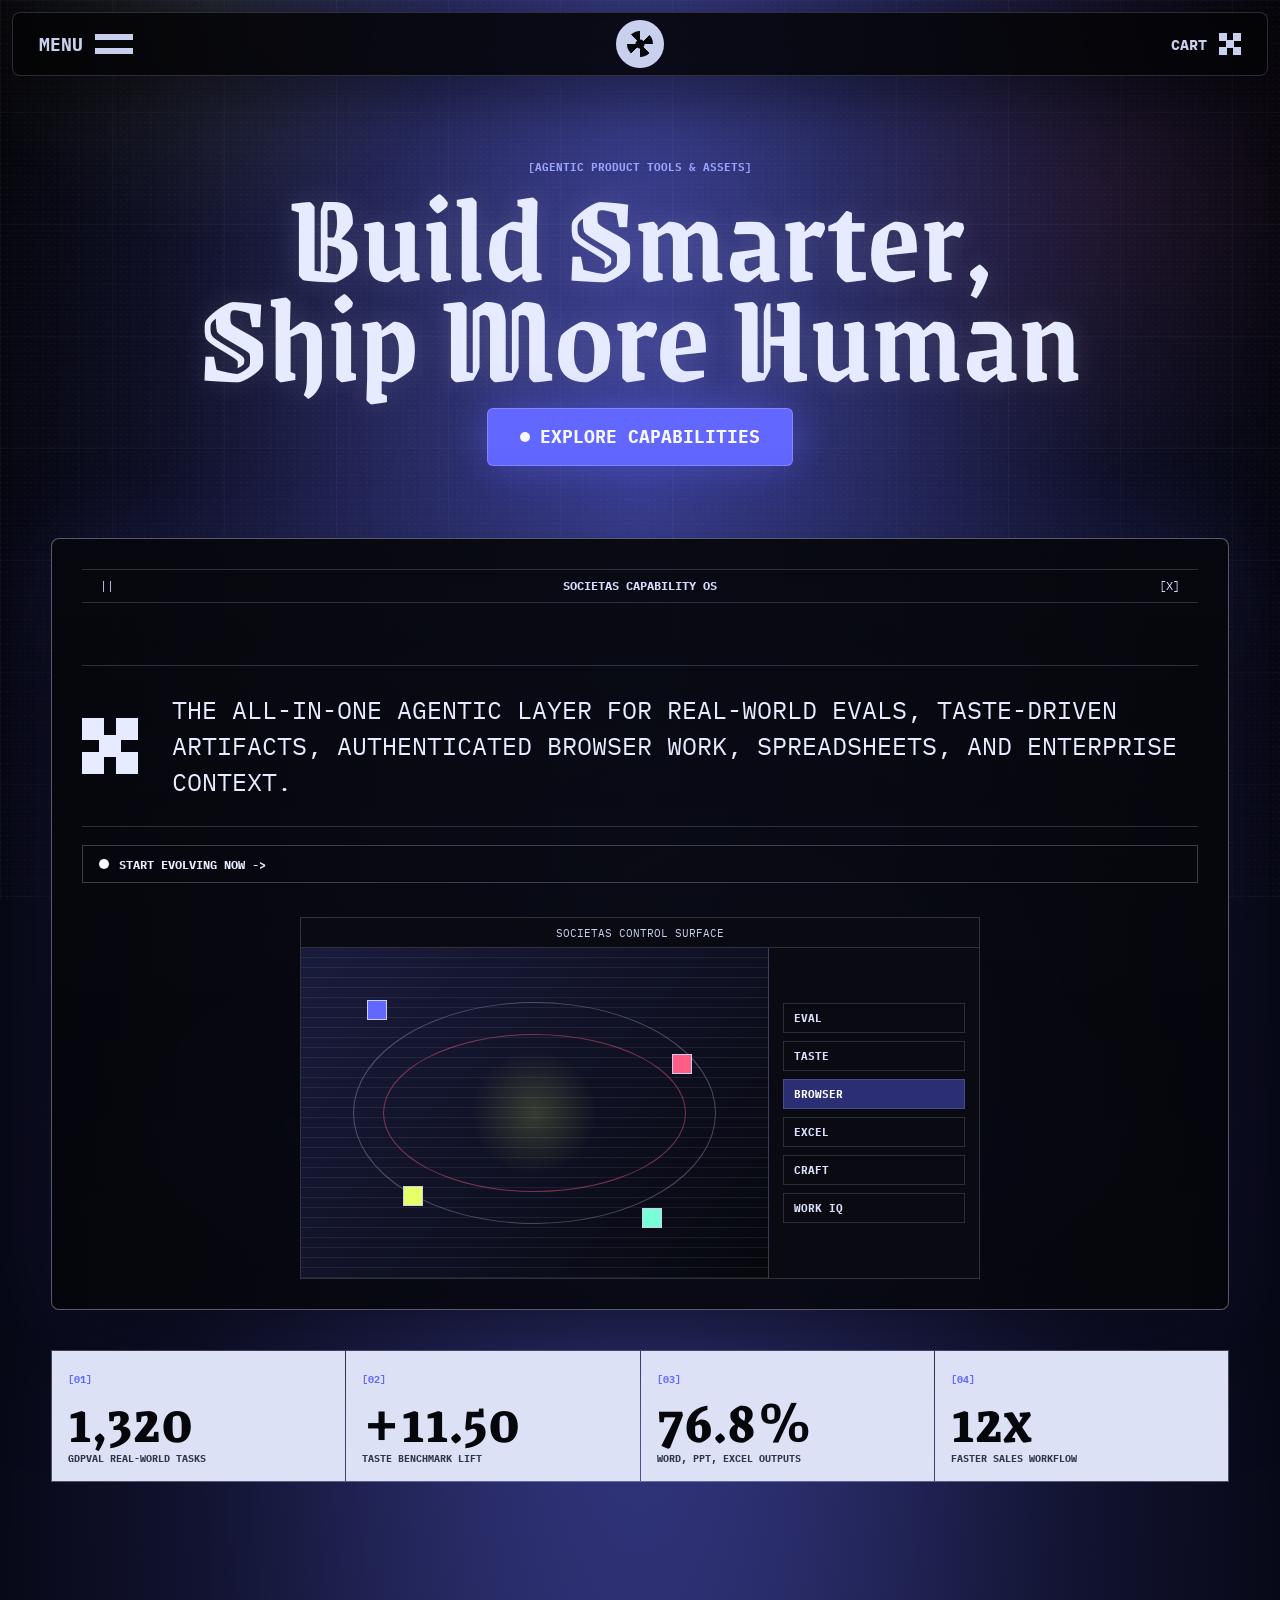
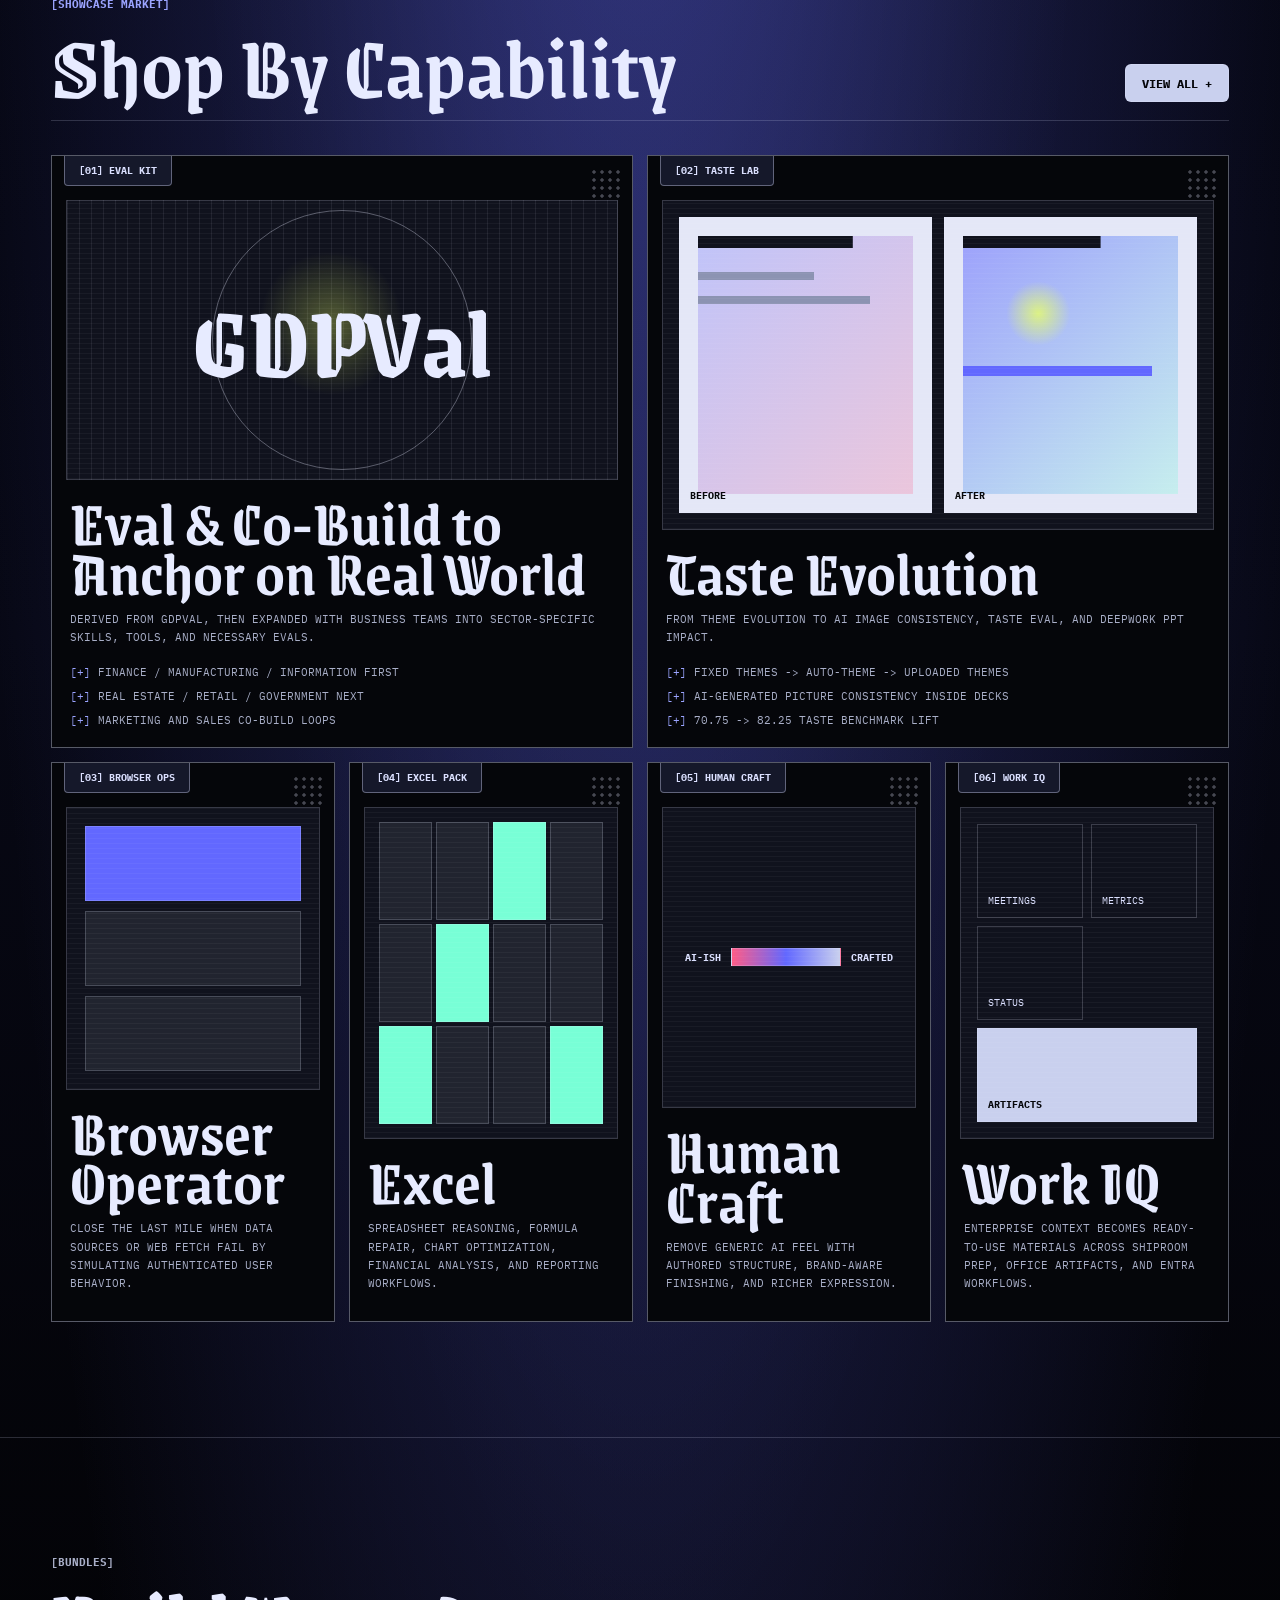
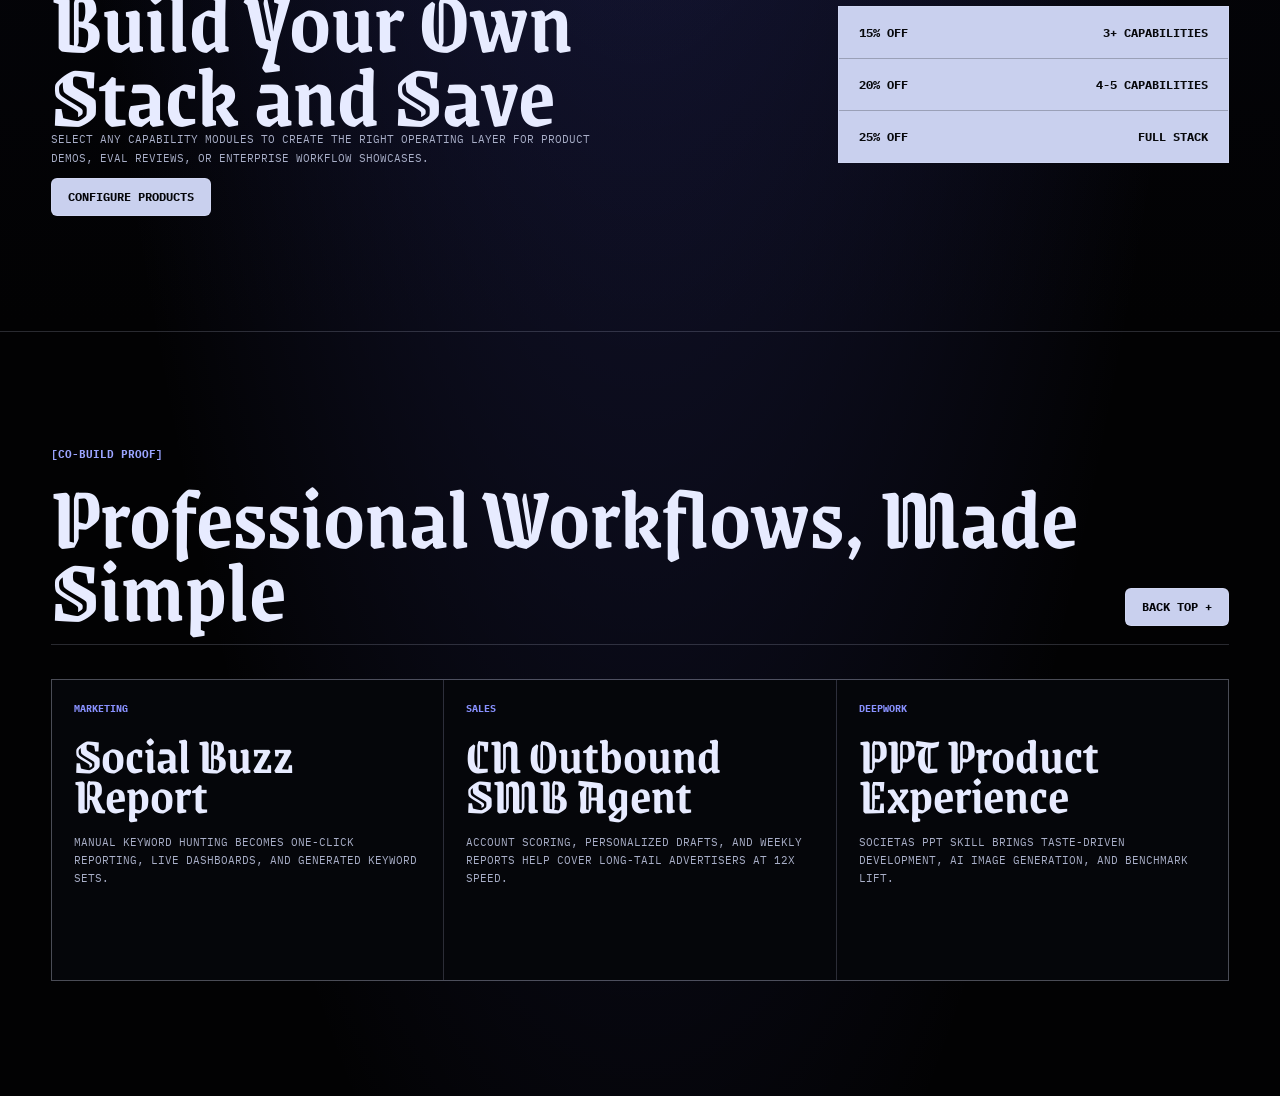
<file: v2/index.html>
<!doctype html>
<html lang="en">
<head>
  <meta charset="utf-8">
  <meta name="viewport" content="width=device-width, initial-scale=1">
  <title>Societas Supply</title>
  <link rel="preconnect" href="https://fonts.googleapis.com">
  <link rel="preconnect" href="https://fonts.gstatic.com" crossorigin>
  <link href="https://fonts.googleapis.com/css2?family=Grenze+Gotisch:wght@500;600;700&family=IBM+Plex+Mono:wght@400;500;600;700&family=Inter:wght@500;700;800&display=swap" rel="stylesheet">
  <link rel="stylesheet" href="styles.css">
</head>
<body>
  <div class="noise" aria-hidden="true"></div>
  <div class="page-shell">
    <header class="store-nav" aria-label="Primary navigation">
      <a class="nav-menu" href="#catalog" aria-label="Open capability catalog">
        <span>Menu</span>
        <i></i>
      </a>
      <a class="nav-logo" href="#top" aria-label="Societas Supply home">
        <span></span>
      </a>
      <a class="nav-cart" href="#bundles" aria-label="View bundles">
        <span>Cart</span>
        <i></i>
      </a>
    </header>

    <main id="top">
      <section class="hero" aria-labelledby="hero-title">
        <p class="kicker">[Agentic product tools & assets]</p>
        <h1 id="hero-title">Build Smarter,<br>Ship More Human</h1>
        <a class="hero-button" href="#catalog"><span></span> Explore Capabilities</a>

        <article class="feature-window" aria-label="Featured Societas capability">
          <div class="window-bar">
            <span>||</span>
            <strong>Societas Capability OS</strong>
            <span>[x]</span>
          </div>
          <div class="feature-copy">
            <div class="feature-icon" aria-hidden="true"></div>
            <p>The all-in-one agentic layer for real-world evals, taste-driven artifacts, authenticated browser work, spreadsheets, and enterprise context.</p>
          </div>
          <a class="window-command" href="#catalog"><span></span> Start evolving now -></a>
          <div class="feature-visual" aria-label="Societas capability visual">
            <div class="visual-title">Societas Control Surface</div>
            <div class="visual-grid">
              <div class="visual-orbit">
                <span></span><span></span><span></span><span></span>
              </div>
              <div class="visual-panel">
                <b>Eval</b>
                <b>Taste</b>
                <b>Browser</b>
                <b>Excel</b>
                <b>Craft</b>
                <b>Work IQ</b>
              </div>
            </div>
          </div>
        </article>
      </section>

      <section class="metric-rail" aria-label="Showcase metrics">
        <div><span>[01]</span><strong>1,320</strong><p>GDPVal real-world tasks</p></div>
        <div><span>[02]</span><strong>+11.50</strong><p>Taste benchmark lift</p></div>
        <div><span>[03]</span><strong>76.8%</strong><p>Word, PPT, Excel outputs</p></div>
        <div><span>[04]</span><strong>12x</strong><p>Faster sales workflow</p></div>
      </section>

      <section id="catalog" class="catalog-section" aria-labelledby="catalog-title">
        <div class="section-heading">
          <p class="kicker">[Showcase market]</p>
          <h2 id="catalog-title">Shop By Capability</h2>
          <a href="#bundles">View all +</a>
        </div>

        <div class="catalog-grid">
          <article id="eval" class="product-card product-large">
            <div class="product-tab">[01] Eval Kit</div>
            <div class="product-art eval-art" aria-hidden="true">
              <span>GDPVal</span>
              <div></div>
            </div>
            <div class="product-copy">
              <h3>Eval & Co-Build to Anchor on Real World</h3>
              <p>Derived from GDPVal, then expanded with business teams into sector-specific skills, tools, and necessary evals.</p>
              <ul>
                <li>Finance / Manufacturing / Information first</li>
                <li>Real Estate / Retail / Government next</li>
                <li>Marketing and Sales co-build loops</li>
              </ul>
            </div>
          </article>

          <article id="taste" class="product-card product-large">
            <div class="product-tab">[02] Taste Lab</div>
            <div class="product-art taste-art" aria-hidden="true">
              <div class="slide-sample before"><span>Before</span></div>
              <div class="slide-sample after"><span>After</span></div>
            </div>
            <div class="product-copy">
              <h3>Taste Evolution</h3>
              <p>From theme evolution to AI image consistency, taste eval, and DeepWork PPT impact.</p>
              <ul>
                <li>Fixed themes -> Auto-theme -> Uploaded themes</li>
                <li>AI-generated picture consistency inside decks</li>
                <li>70.75 -> 82.25 taste benchmark lift</li>
              </ul>
            </div>
          </article>

          <article id="browser" class="product-card">
            <div class="product-tab">[03] Browser Ops</div>
            <div class="product-art browser-art" aria-hidden="true">
              <span></span><span></span><span></span>
            </div>
            <div class="product-copy">
              <h3>Browser Operator</h3>
              <p>Close the last mile when data sources or web fetch fail by simulating authenticated user behavior.</p>
            </div>
          </article>

          <article id="excel" class="product-card">
            <div class="product-tab">[04] Excel Pack</div>
            <div class="product-art excel-art" aria-hidden="true">
              <span></span><span></span><span></span><span></span><span></span><span></span>
              <span></span><span></span><span></span><span></span><span></span><span></span>
            </div>
            <div class="product-copy">
              <h3>Excel</h3>
              <p>Spreadsheet reasoning, formula repair, chart optimization, financial analysis, and reporting workflows.</p>
            </div>
          </article>

          <article id="human" class="product-card">
            <div class="product-tab">[05] Human Craft</div>
            <div class="product-art craft-art" aria-hidden="true">
              <span>AI-ish</span>
              <i></i>
              <span>Crafted</span>
            </div>
            <div class="product-copy">
              <h3>Human Craft</h3>
              <p>Remove generic AI feel with authored structure, brand-aware finishing, and richer expression.</p>
            </div>
          </article>

          <article id="workiq" class="product-card">
            <div class="product-tab">[06] Work IQ</div>
            <div class="product-art workiq-art" aria-hidden="true">
              <span>Meetings</span><span>Metrics</span><span>Status</span><b>Artifacts</b>
            </div>
            <div class="product-copy">
              <h3>Work IQ</h3>
              <p>Enterprise context becomes ready-to-use materials across shiproom prep, Office artifacts, and Entra workflows.</p>
            </div>
          </article>
        </div>
      </section>

      <section id="bundles" class="bundle-section" aria-labelledby="bundle-title">
        <div class="bundle-copy">
          <p class="kicker">[Bundles]</p>
          <h2 id="bundle-title">Build Your Own Stack and Save</h2>
          <p>Select any capability modules to create the right operating layer for product demos, eval reviews, or enterprise workflow showcases.</p>
          <a href="#catalog">Configure products</a>
        </div>
        <div class="bundle-table" aria-label="Bundle discounts">
          <div><strong>15% off</strong><span>3+ capabilities</span></div>
          <div><strong>20% off</strong><span>4-5 capabilities</span></div>
          <div><strong>25% off</strong><span>full stack</span></div>
        </div>
      </section>

      <section class="proof-section" aria-labelledby="proof-title">
        <div class="section-heading">
          <p class="kicker">[Co-build proof]</p>
          <h2 id="proof-title">Professional Workflows, Made Simple</h2>
          <a href="#top">Back top +</a>
        </div>
        <div class="proof-grid">
          <article>
            <span>Marketing</span>
            <h3>Social Buzz Report</h3>
            <p>Manual keyword hunting becomes one-click reporting, live dashboards, and generated keyword sets.</p>
          </article>
          <article>
            <span>Sales</span>
            <h3>CN Outbound SMB Agent</h3>
            <p>Account scoring, personalized drafts, and weekly reports help cover long-tail advertisers at 12x speed.</p>
          </article>
          <article>
            <span>DeepWork</span>
            <h3>PPT Product Experience</h3>
            <p>Societas PPT Skill brings taste-driven development, AI image generation, and benchmark lift.</p>
          </article>
        </div>
      </section>
    </main>
  </div>

  <script src="script.js"></script>
</body>
</html>
</file>
<file: v1/assets/fonts/geist.css>
/* cyrillic-ext */
@font-face {
  font-family: 'Geist';
  font-style: normal;
  font-weight: 400;
  font-display: swap;
  src: url(./gyByhwUxId8gMEwRGFWfOw.woff2) format('woff2');
  unicode-range: U+0460-052F, U+1C80-1C8A, U+20B4, U+2DE0-2DFF, U+A640-A69F, U+FE2E-FE2F;
}
/* cyrillic */
@font-face {
  font-family: 'Geist';
  font-style: normal;
  font-weight: 400;
  font-display: swap;
  src: url(./gyByhwUxId8gMEwYGFWfOw.woff2) format('woff2');
  unicode-range: U+0301, U+0400-045F, U+0490-0491, U+04B0-04B1, U+2116;
}
/* vietnamese */
@font-face {
  font-family: 'Geist';
  font-style: normal;
  font-weight: 400;
  font-display: swap;
  src: url(./gyByhwUxId8gMEwTGFWfOw.woff2) format('woff2');
  unicode-range: U+0102-0103, U+0110-0111, U+0128-0129, U+0168-0169, U+01A0-01A1, U+01AF-01B0, U+0300-0301, U+0303-0304, U+0308-0309, U+0323, U+0329, U+1EA0-1EF9, U+20AB;
}
/* latin-ext */
@font-face {
  font-family: 'Geist';
  font-style: normal;
  font-weight: 400;
  font-display: swap;
  src: url(./gyByhwUxId8gMEwSGFWfOw.woff2) format('woff2');
  unicode-range: U+0100-02BA, U+02BD-02C5, U+02C7-02CC, U+02CE-02D7, U+02DD-02FF, U+0304, U+0308, U+0329, U+1D00-1DBF, U+1E00-1E9F, U+1EF2-1EFF, U+2020, U+20A0-20AB, U+20AD-20C0, U+2113, U+2C60-2C7F, U+A720-A7FF;
}
/* latin */
@font-face {
  font-family: 'Geist';
  font-style: normal;
  font-weight: 400;
  font-display: swap;
  src: url(./gyByhwUxId8gMEwcGFU.woff2) format('woff2');
  unicode-range: U+0000-00FF, U+0131, U+0152-0153, U+02BB-02BC, U+02C6, U+02DA, U+02DC, U+0304, U+0308, U+0329, U+2000-206F, U+20AC, U+2122, U+2191, U+2193, U+2212, U+2215, U+FEFF, U+FFFD;
}
/* cyrillic-ext */
@font-face {
  font-family: 'Geist';
  font-style: normal;
  font-weight: 500;
  font-display: swap;
  src: url(./gyByhwUxId8gMEwRGFWfOw.woff2) format('woff2');
  unicode-range: U+0460-052F, U+1C80-1C8A, U+20B4, U+2DE0-2DFF, U+A640-A69F, U+FE2E-FE2F;
}
/* cyrillic */
@font-face {
  font-family: 'Geist';
  font-style: normal;
  font-weight: 500;
  font-display: swap;
  src: url(./gyByhwUxId8gMEwYGFWfOw.woff2) format('woff2');
  unicode-range: U+0301, U+0400-045F, U+0490-0491, U+04B0-04B1, U+2116;
}
/* vietnamese */
@font-face {
  font-family: 'Geist';
  font-style: normal;
  font-weight: 500;
  font-display: swap;
  src: url(./gyByhwUxId8gMEwTGFWfOw.woff2) format('woff2');
  unicode-range: U+0102-0103, U+0110-0111, U+0128-0129, U+0168-0169, U+01A0-01A1, U+01AF-01B0, U+0300-0301, U+0303-0304, U+0308-0309, U+0323, U+0329, U+1EA0-1EF9, U+20AB;
}
/* latin-ext */
@font-face {
  font-family: 'Geist';
  font-style: normal;
  font-weight: 500;
  font-display: swap;
  src: url(./gyByhwUxId8gMEwSGFWfOw.woff2) format('woff2');
  unicode-range: U+0100-02BA, U+02BD-02C5, U+02C7-02CC, U+02CE-02D7, U+02DD-02FF, U+0304, U+0308, U+0329, U+1D00-1DBF, U+1E00-1E9F, U+1EF2-1EFF, U+2020, U+20A0-20AB, U+20AD-20C0, U+2113, U+2C60-2C7F, U+A720-A7FF;
}
/* latin */
@font-face {
  font-family: 'Geist';
  font-style: normal;
  font-weight: 500;
  font-display: swap;
  src: url(./gyByhwUxId8gMEwcGFU.woff2) format('woff2');
  unicode-range: U+0000-00FF, U+0131, U+0152-0153, U+02BB-02BC, U+02C6, U+02DA, U+02DC, U+0304, U+0308, U+0329, U+2000-206F, U+20AC, U+2122, U+2191, U+2193, U+2212, U+2215, U+FEFF, U+FFFD;
}
/* cyrillic-ext */
@font-face {
  font-family: 'Geist';
  font-style: normal;
  font-weight: 600;
  font-display: swap;
  src: url(./gyByhwUxId8gMEwRGFWfOw.woff2) format('woff2');
  unicode-range: U+0460-052F, U+1C80-1C8A, U+20B4, U+2DE0-2DFF, U+A640-A69F, U+FE2E-FE2F;
}
/* cyrillic */
@font-face {
  font-family: 'Geist';
  font-style: normal;
  font-weight: 600;
  font-display: swap;
  src: url(./gyByhwUxId8gMEwYGFWfOw.woff2) format('woff2');
  unicode-range: U+0301, U+0400-045F, U+0490-0491, U+04B0-04B1, U+2116;
}
/* vietnamese */
@font-face {
  font-family: 'Geist';
  font-style: normal;
  font-weight: 600;
  font-display: swap;
  src: url(./gyByhwUxId8gMEwTGFWfOw.woff2) format('woff2');
  unicode-range: U+0102-0103, U+0110-0111, U+0128-0129, U+0168-0169, U+01A0-01A1, U+01AF-01B0, U+0300-0301, U+0303-0304, U+0308-0309, U+0323, U+0329, U+1EA0-1EF9, U+20AB;
}
/* latin-ext */
@font-face {
  font-family: 'Geist';
  font-style: normal;
  font-weight: 600;
  font-display: swap;
  src: url(./gyByhwUxId8gMEwSGFWfOw.woff2) format('woff2');
  unicode-range: U+0100-02BA, U+02BD-02C5, U+02C7-02CC, U+02CE-02D7, U+02DD-02FF, U+0304, U+0308, U+0329, U+1D00-1DBF, U+1E00-1E9F, U+1EF2-1EFF, U+2020, U+20A0-20AB, U+20AD-20C0, U+2113, U+2C60-2C7F, U+A720-A7FF;
}
/* latin */
@font-face {
  font-family: 'Geist';
  font-style: normal;
  font-weight: 600;
  font-display: swap;
  src: url(./gyByhwUxId8gMEwcGFU.woff2) format('woff2');
  unicode-range: U+0000-00FF, U+0131, U+0152-0153, U+02BB-02BC, U+02C6, U+02DA, U+02DC, U+0304, U+0308, U+0329, U+2000-206F, U+20AC, U+2122, U+2191, U+2193, U+2212, U+2215, U+FEFF, U+FFFD;
}
/* cyrillic-ext */
@font-face {
  font-family: 'Geist';
  font-style: normal;
  font-weight: 700;
  font-display: swap;
  src: url(./gyByhwUxId8gMEwRGFWfOw.woff2) format('woff2');
  unicode-range: U+0460-052F, U+1C80-1C8A, U+20B4, U+2DE0-2DFF, U+A640-A69F, U+FE2E-FE2F;
}
/* cyrillic */
@font-face {
  font-family: 'Geist';
  font-style: normal;
  font-weight: 700;
  font-display: swap;
  src: url(./gyByhwUxId8gMEwYGFWfOw.woff2) format('woff2');
  unicode-range: U+0301, U+0400-045F, U+0490-0491, U+04B0-04B1, U+2116;
}
/* vietnamese */
@font-face {
  font-family: 'Geist';
  font-style: normal;
  font-weight: 700;
  font-display: swap;
  src: url(./gyByhwUxId8gMEwTGFWfOw.woff2) format('woff2');
  unicode-range: U+0102-0103, U+0110-0111, U+0128-0129, U+0168-0169, U+01A0-01A1, U+01AF-01B0, U+0300-0301, U+0303-0304, U+0308-0309, U+0323, U+0329, U+1EA0-1EF9, U+20AB;
}
/* latin-ext */
@font-face {
  font-family: 'Geist';
  font-style: normal;
  font-weight: 700;
  font-display: swap;
  src: url(./gyByhwUxId8gMEwSGFWfOw.woff2) format('woff2');
  unicode-range: U+0100-02BA, U+02BD-02C5, U+02C7-02CC, U+02CE-02D7, U+02DD-02FF, U+0304, U+0308, U+0329, U+1D00-1DBF, U+1E00-1E9F, U+1EF2-1EFF, U+2020, U+20A0-20AB, U+20AD-20C0, U+2113, U+2C60-2C7F, U+A720-A7FF;
}
/* latin */
@font-face {
  font-family: 'Geist';
  font-style: normal;
  font-weight: 700;
  font-display: swap;
  src: url(./gyByhwUxId8gMEwcGFU.woff2) format('woff2');
  unicode-range: U+0000-00FF, U+0131, U+0152-0153, U+02BB-02BC, U+02C6, U+02DA, U+02DC, U+0304, U+0308, U+0329, U+2000-206F, U+20AC, U+2122, U+2191, U+2193, U+2212, U+2215, U+FEFF, U+FFFD;
}
/* cyrillic-ext */
@font-face {
  font-family: 'Geist Mono';
  font-style: normal;
  font-weight: 400;
  font-display: swap;
  src: url(./or3nQ6H-1_WfwkMZI_qYFrodmgPn.woff2) format('woff2');
  unicode-range: U+0460-052F, U+1C80-1C8A, U+20B4, U+2DE0-2DFF, U+A640-A69F, U+FE2E-FE2F;
}
/* cyrillic */
@font-face {
  font-family: 'Geist Mono';
  font-style: normal;
  font-weight: 400;
  font-display: swap;
  src: url(./or3nQ6H-1_WfwkMZI_qYFrMdmgPn.woff2) format('woff2');
  unicode-range: U+0301, U+0400-045F, U+0490-0491, U+04B0-04B1, U+2116;
}
/* symbols2 */
@font-face {
  font-family: 'Geist Mono';
  font-style: normal;
  font-weight: 400;
  font-display: swap;
  src: url(./or3nQ6H-1_WfwkMZI_qYFg08vz7ehw.woff2) format('woff2');
  unicode-range: U+2000-2001, U+2004-2008, U+200A, U+23B8-23BD, U+2500-259F;
}
/* vietnamese */
@font-face {
  font-family: 'Geist Mono';
  font-style: normal;
  font-weight: 400;
  font-display: swap;
  src: url(./or3nQ6H-1_WfwkMZI_qYFrgdmgPn.woff2) format('woff2');
  unicode-range: U+0102-0103, U+0110-0111, U+0128-0129, U+0168-0169, U+01A0-01A1, U+01AF-01B0, U+0300-0301, U+0303-0304, U+0308-0309, U+0323, U+0329, U+1EA0-1EF9, U+20AB;
}
/* latin-ext */
@font-face {
  font-family: 'Geist Mono';
  font-style: normal;
  font-weight: 400;
  font-display: swap;
  src: url(./or3nQ6H-1_WfwkMZI_qYFrkdmgPn.woff2) format('woff2');
  unicode-range: U+0100-02BA, U+02BD-02C5, U+02C7-02CC, U+02CE-02D7, U+02DD-02FF, U+0304, U+0308, U+0329, U+1D00-1DBF, U+1E00-1E9F, U+1EF2-1EFF, U+2020, U+20A0-20AB, U+20AD-20C0, U+2113, U+2C60-2C7F, U+A720-A7FF;
}
/* latin */
@font-face {
  font-family: 'Geist Mono';
  font-style: normal;
  font-weight: 400;
  font-display: swap;
  src: url(./or3nQ6H-1_WfwkMZI_qYFrcdmg.woff2) format('woff2');
  unicode-range: U+0000-00FF, U+0131, U+0152-0153, U+02BB-02BC, U+02C6, U+02DA, U+02DC, U+0304, U+0308, U+0329, U+2000-206F, U+20AC, U+2122, U+2191, U+2193, U+2212, U+2215, U+FEFF, U+FFFD;
}
/* cyrillic-ext */
@font-face {
  font-family: 'Geist Mono';
  font-style: normal;
  font-weight: 500;
  font-display: swap;
  src: url(./or3nQ6H-1_WfwkMZI_qYFrodmgPn.woff2) format('woff2');
  unicode-range: U+0460-052F, U+1C80-1C8A, U+20B4, U+2DE0-2DFF, U+A640-A69F, U+FE2E-FE2F;
}
/* cyrillic */
@font-face {
  font-family: 'Geist Mono';
  font-style: normal;
  font-weight: 500;
  font-display: swap;
  src: url(./or3nQ6H-1_WfwkMZI_qYFrMdmgPn.woff2) format('woff2');
  unicode-range: U+0301, U+0400-045F, U+0490-0491, U+04B0-04B1, U+2116;
}
/* symbols2 */
@font-face {
  font-family: 'Geist Mono';
  font-style: normal;
  font-weight: 500;
  font-display: swap;
  src: url(./or3nQ6H-1_WfwkMZI_qYFg08vz7ehw.woff2) format('woff2');
  unicode-range: U+2000-2001, U+2004-2008, U+200A, U+23B8-23BD, U+2500-259F;
}
/* vietnamese */
@font-face {
  font-family: 'Geist Mono';
  font-style: normal;
  font-weight: 500;
  font-display: swap;
  src: url(./or3nQ6H-1_WfwkMZI_qYFrgdmgPn.woff2) format('woff2');
  unicode-range: U+0102-0103, U+0110-0111, U+0128-0129, U+0168-0169, U+01A0-01A1, U+01AF-01B0, U+0300-0301, U+0303-0304, U+0308-0309, U+0323, U+0329, U+1EA0-1EF9, U+20AB;
}
/* latin-ext */
@font-face {
  font-family: 'Geist Mono';
  font-style: normal;
  font-weight: 500;
  font-display: swap;
  src: url(./or3nQ6H-1_WfwkMZI_qYFrkdmgPn.woff2) format('woff2');
  unicode-range: U+0100-02BA, U+02BD-02C5, U+02C7-02CC, U+02CE-02D7, U+02DD-02FF, U+0304, U+0308, U+0329, U+1D00-1DBF, U+1E00-1E9F, U+1EF2-1EFF, U+2020, U+20A0-20AB, U+20AD-20C0, U+2113, U+2C60-2C7F, U+A720-A7FF;
}
/* latin */
@font-face {
  font-family: 'Geist Mono';
  font-style: normal;
  font-weight: 500;
  font-display: swap;
  src: url(./or3nQ6H-1_WfwkMZI_qYFrcdmg.woff2) format('woff2');
  unicode-range: U+0000-00FF, U+0131, U+0152-0153, U+02BB-02BC, U+02C6, U+02DA, U+02DC, U+0304, U+0308, U+0329, U+2000-206F, U+20AC, U+2122, U+2191, U+2193, U+2212, U+2215, U+FEFF, U+FFFD;
}
/* cyrillic-ext */
@font-face {
  font-family: 'Geist Mono';
  font-style: normal;
  font-weight: 600;
  font-display: swap;
  src: url(./or3nQ6H-1_WfwkMZI_qYFrodmgPn.woff2) format('woff2');
  unicode-range: U+0460-052F, U+1C80-1C8A, U+20B4, U+2DE0-2DFF, U+A640-A69F, U+FE2E-FE2F;
}
/* cyrillic */
@font-face {
  font-family: 'Geist Mono';
  font-style: normal;
  font-weight: 600;
  font-display: swap;
  src: url(./or3nQ6H-1_WfwkMZI_qYFrMdmgPn.woff2) format('woff2');
  unicode-range: U+0301, U+0400-045F, U+0490-0491, U+04B0-04B1, U+2116;
}
/* symbols2 */
@font-face {
  font-family: 'Geist Mono';
  font-style: normal;
  font-weight: 600;
  font-display: swap;
  src: url(./or3nQ6H-1_WfwkMZI_qYFg08vz7ehw.woff2) format('woff2');
  unicode-range: U+2000-2001, U+2004-2008, U+200A, U+23B8-23BD, U+2500-259F;
}
/* vietnamese */
@font-face {
  font-family: 'Geist Mono';
  font-style: normal;
  font-weight: 600;
  font-display: swap;
  src: url(./or3nQ6H-1_WfwkMZI_qYFrgdmgPn.woff2) format('woff2');
  unicode-range: U+0102-0103, U+0110-0111, U+0128-0129, U+0168-0169, U+01A0-01A1, U+01AF-01B0, U+0300-0301, U+0303-0304, U+0308-0309, U+0323, U+0329, U+1EA0-1EF9, U+20AB;
}
/* latin-ext */
@font-face {
  font-family: 'Geist Mono';
  font-style: normal;
  font-weight: 600;
  font-display: swap;
  src: url(./or3nQ6H-1_WfwkMZI_qYFrkdmgPn.woff2) format('woff2');
  unicode-range: U+0100-02BA, U+02BD-02C5, U+02C7-02CC, U+02CE-02D7, U+02DD-02FF, U+0304, U+0308, U+0329, U+1D00-1DBF, U+1E00-1E9F, U+1EF2-1EFF, U+2020, U+20A0-20AB, U+20AD-20C0, U+2113, U+2C60-2C7F, U+A720-A7FF;
}
/* latin */
@font-face {
  font-family: 'Geist Mono';
  font-style: normal;
  font-weight: 600;
  font-display: swap;
  src: url(./or3nQ6H-1_WfwkMZI_qYFrcdmg.woff2) format('woff2');
  unicode-range: U+0000-00FF, U+0131, U+0152-0153, U+02BB-02BC, U+02C6, U+02DA, U+02DC, U+0304, U+0308, U+0329, U+2000-206F, U+20AC, U+2122, U+2191, U+2193, U+2212, U+2215, U+FEFF, U+FFFD;
}
</file>
<file: v1/styles.css>
:root {
  color-scheme: dark;
  --bg: #07090d;
  --bg-soft: #0d1118;
  --panel: rgba(255, 255, 255, 0.08);
  --panel-strong: rgba(255, 255, 255, 0.12);
  --text: #f7f8fb;
  --muted: #a7afbd;
  --faint: rgba(247, 248, 251, 0.64);
  --line: rgba(255, 255, 255, 0.14);
  --cyan: #49d7ff;
  --green: #5ee6a8;
  --amber: #ffc15a;
  --rose: #ff6f9f;
  --blue: #7aa7ff;
  --ink: #111827;
  --radius: 8px;
  --shadow: 0 24px 80px rgba(0, 0, 0, 0.36);
}

* {
  box-sizing: border-box;
}

html {
  scroll-behavior: smooth;
}

body {
  margin: 0;
  min-width: 320px;
  overflow-x: clip;
  background:
    radial-gradient(circle at 20% 0%, rgba(73, 215, 255, 0.18), transparent 26rem),
    radial-gradient(circle at 88% 18%, rgba(255, 193, 90, 0.16), transparent 24rem),
    linear-gradient(180deg, #07090d 0%, #0a0d12 48%, #080a0f 100%);
  color: var(--text);
  font-family: Inter, ui-sans-serif, system-ui, -apple-system, BlinkMacSystemFont, "Segoe UI", sans-serif;
  letter-spacing: 0;
}

body::before {
  position: fixed;
  inset: 0;
  z-index: -2;
  content: "";
  background-image:
    linear-gradient(rgba(255, 255, 255, 0.035) 1px, transparent 1px),
    linear-gradient(90deg, rgba(255, 255, 255, 0.035) 1px, transparent 1px);
  background-size: 48px 48px;
  mask-image: linear-gradient(to bottom, rgba(0, 0, 0, 0.85), transparent 78%);
}

body::after {
  position: fixed;
  inset: 0;
  z-index: -1;
  pointer-events: none;
  content: "";
  background: linear-gradient(120deg, rgba(73, 215, 255, 0.08), transparent 28%, rgba(94, 230, 168, 0.07) 72%, transparent);
}

a {
  color: inherit;
  text-decoration: none;
}

.site-shell {
  width: min(1440px, 100%);
  margin: 0 auto;
}

.topbar {
  position: sticky;
  top: 0;
  z-index: 10;
  display: grid;
  grid-template-columns: auto 1fr auto;
  gap: 28px;
  align-items: center;
  min-height: 72px;
  padding: 16px clamp(18px, 4vw, 56px);
  border-bottom: 1px solid rgba(255, 255, 255, 0.08);
  background: rgba(7, 9, 13, 0.72);
  backdrop-filter: blur(18px);
}

.brand,
.nav-action,
.primary-button,
.secondary-button {
  display: inline-flex;
  align-items: center;
  justify-content: center;
  white-space: nowrap;
}

.brand {
  gap: 10px;
  font-weight: 600;
  font-size: 15px;
  letter-spacing: -0.01em;
}

.brand-mark {
  width: 22px;
  height: 22px;
  display: block;
}

.nav-links {
  display: flex;
  justify-content: center;
  gap: clamp(12px, 2vw, 26px);
  color: var(--muted);
  font-size: 13px;
  font-weight: 600;
}

.nav-links a {
  transition: color 160ms ease;
}

.nav-links a:hover {
  color: var(--text);
}

.nav-action,
.primary-button,
.secondary-button {
  min-height: 42px;
  border-radius: var(--radius);
  font-size: 14px;
  font-weight: 700;
}

.nav-action {
  justify-self: end;
  padding: 0 16px;
  background: rgba(255, 255, 255, 0.1);
  border: 1px solid var(--line);
}

.section-band {
  padding: clamp(76px, 9vw, 132px) clamp(18px, 4vw, 56px);
}

.hero {
  min-height: calc(100vh - 72px);
  display: grid;
  grid-template-columns: minmax(0, 1.02fr) minmax(320px, 0.98fr);
  gap: clamp(32px, 5vw, 72px);
  align-items: center;
  padding-top: clamp(52px, 7vw, 92px);
  padding-bottom: clamp(44px, 7vw, 88px);
}

.eyebrow {
  margin: 0 0 18px;
  color: var(--green);
  font-size: 12px;
  font-weight: 800;
  letter-spacing: 0.12em;
  text-transform: uppercase;
}

h1,
h2,
h3,
p {
  margin-top: 0;
}

h1 {
  max-width: 780px;
  margin-bottom: 24px;
  font-size: clamp(52px, 7vw, 104px);
  line-height: 0.94;
  letter-spacing: 0;
}

.hero-lede {
  max-width: 680px;
  margin-bottom: 34px;
  color: var(--faint);
  font-size: clamp(18px, 2vw, 22px);
  line-height: 1.5;
}

.hero-actions {
  display: flex;
  flex-wrap: wrap;
  gap: 12px;
}

.primary-button,
.secondary-button {
  padding: 0 18px;
}

.primary-button {
  color: #031018;
  background: linear-gradient(135deg, var(--cyan), var(--green));
  box-shadow: 0 14px 42px rgba(73, 215, 255, 0.24);
}

.secondary-button {
  border: 1px solid var(--line);
  background: rgba(255, 255, 255, 0.08);
}

.hero-stage {
  min-height: 520px;
  display: grid;
  place-items: center;
}

.capability-card,
.proof-card {
  border: 1px solid var(--line);
  border-radius: var(--radius);
  background: linear-gradient(145deg, rgba(255, 255, 255, 0.11), rgba(255, 255, 255, 0.055));
  box-shadow: var(--shadow);
  backdrop-filter: blur(20px);
}

.app-window {
  position: relative;
  width: min(100%, 560px);
  overflow: hidden;
  border-radius: 16px;
  background: #ffffff;
  border: 1px solid rgba(0, 0, 0, 0.06);
  box-shadow: 0 40px 110px rgba(0, 0, 0, 0.55), 0 0 0 1px rgba(255, 255, 255, 0.04);
  color: #1f2430;
  animation: windowFloat 6.5s ease-in-out infinite;
}

.app-window::after {
  content: "";
  position: absolute;
  inset: -1px;
  border-radius: inherit;
  pointer-events: none;
  background: linear-gradient(135deg, rgba(73, 215, 255, 0.35), transparent 30%, transparent 70%, rgba(94, 230, 168, 0.35));
  -webkit-mask: linear-gradient(#000 0 0) content-box, linear-gradient(#000 0 0);
  -webkit-mask-composite: xor;
  mask-composite: exclude;
  padding: 1px;
  opacity: 0.6;
}

@keyframes windowFloat {
  0%, 100% { transform: translateY(0); }
  50% { transform: translateY(-12px); }
}

.app-bar {
  display: flex;
  align-items: center;
  gap: 7px;
  padding: 12px 15px;
  background: #f1f2f6;
  border-bottom: 1px solid rgba(0, 0, 0, 0.06);
}

.app-dot {
  width: 10px;
  height: 10px;
  border-radius: 50%;
  background: #d6d9e0;
}

.app-dot:nth-child(1) { background: #ff5f57; }
.app-dot:nth-child(2) { background: #febc2e; }
.app-dot:nth-child(3) { background: #28c840; }

.app-url {
  margin-left: 8px;
  font-size: 12px;
  font-weight: 700;
  color: #7b8190;
  font-family: "Geist", Inter, ui-sans-serif, system-ui, sans-serif;
}

.app-body {
  padding: 24px 22px 26px;
  background: #fbfbfd;
  font-family: "Geist", Inter, ui-sans-serif, system-ui, sans-serif;
}

.app-greeting {
  margin: 0 0 18px;
  text-align: center;
  font-family: "Plus Jakarta Sans", Inter, ui-sans-serif, system-ui, sans-serif;
  font-size: 20px;
  font-weight: 700;
  letter-spacing: -0.01em;
  color: #20242f;
}

.app-greeting span {
  color: #7b8190;
  font-weight: 700;
}

.app-ask {
  display: flex;
  align-items: flex-start;
  justify-content: space-between;
  min-height: 76px;
  padding: 15px 16px;
  margin-bottom: 16px;
  border: 1px solid rgba(0, 0, 0, 0.1);
  border-radius: 14px;
  background: #ffffff;
  box-shadow: 0 10px 26px rgba(0, 0, 0, 0.05);
}

.ask-text {
  color: #9aa0ac;
  font-size: 14px;
  font-weight: 600;
}

.ask-typed {
  color: #33384a;
}

.ask-caret {
  display: inline-block;
  width: 1.5px;
  height: 15px;
  margin-left: 2px;
  vertical-align: -2px;
  background: var(--blue);
  animation: caretBlink 1.05s step-end infinite;
}

@keyframes caretBlink {
  0%, 100% { opacity: 1; }
  50% { opacity: 0; }
}

.ask-plus {
  display: grid;
  place-items: center;
  width: 26px;
  height: 26px;
  border-radius: 8px;
  background: #eef0f6;
  color: #7b8190;
  font-size: 16px;
  font-weight: 700;
}

.app-chips {
  display: flex;
  flex-wrap: wrap;
  justify-content: center;
  gap: 10px;
  margin-bottom: 20px;
}

.chip {
  display: inline-flex;
  align-items: center;
  gap: 7px;
  padding: 8px 14px;
  border: 1px solid rgba(0, 0, 0, 0.1);
  border-radius: 999px;
  font-size: 12px;
  font-weight: 700;
  color: #33384a;
  background: #ffffff;
  box-shadow: 0 4px 12px rgba(0, 0, 0, 0.04);
}

.chip.muted { color: #9aa0ac; }

.chip-ico {
  width: 15px;
  height: 15px;
  object-fit: contain;
  display: block;
}

.app-tabs {
  display: flex;
  flex-wrap: wrap;
  justify-content: center;
  gap: 16px;
  margin-bottom: 18px;
  font-size: 11px;
  font-weight: 700;
  color: #9aa0ac;
}

.tab.active {
  position: relative;
  color: #20242f;
}

.tab {
  transition: color 260ms ease;
}

.tab.active::after {
  content: "";
  position: absolute;
  left: 0;
  right: 0;
  bottom: -6px;
  height: 2px;
  border-radius: 2px;
  background: var(--blue);
}

.app-grid {
  display: grid;
  grid-template-columns: repeat(3, minmax(0, 1fr));
  gap: 12px;
}

.tpl {
  margin: 0;
  opacity: 0;
  transform: translateY(12px);
  animation: tplIn 0.6s ease forwards;
}

.tpl:nth-child(1) { animation-delay: 0.15s; }
.tpl:nth-child(2) { animation-delay: 0.25s; }
.tpl:nth-child(3) { animation-delay: 0.35s; }
.tpl:nth-child(4) { animation-delay: 0.45s; }
.tpl:nth-child(5) { animation-delay: 0.55s; }
.tpl:nth-child(6) { animation-delay: 0.65s; }

@keyframes tplIn {
  to { opacity: 1; transform: translateY(0); }
}

.tpl-thumb {
  display: block;
  width: 100%;
  aspect-ratio: 4 / 3;
  object-fit: cover;
  border-radius: 9px;
  box-shadow: 0 6px 16px rgba(0, 0, 0, 0.1);
  transition: transform 220ms ease, box-shadow 220ms ease;
}

.tpl:hover .tpl-thumb {
  transform: translateY(-4px) scale(1.02);
  box-shadow: 0 12px 26px rgba(0, 0, 0, 0.18);
}

.tpl.spotlight .tpl-thumb {
  transform: translateY(-4px) scale(1.03);
  box-shadow: 0 14px 30px rgba(0, 0, 0, 0.2), 0 0 0 2px rgba(98, 104, 255, 0.55);
}

.tpl figcaption {
  margin-top: 8px;
  font-size: 10.5px;
  font-weight: 700;
  line-height: 1.25;
  color: #3a3f4c;
}

.metrics-strip {
  display: grid;
  grid-template-columns: repeat(4, minmax(0, 1fr));
  gap: 1px;
  margin: 0 clamp(18px, 4vw, 56px);
  overflow: hidden;
  border: 1px solid var(--line);
  border-radius: var(--radius);
  background: var(--line);
}

.metrics-strip div {
  min-height: 132px;
  padding: 24px;
  background: rgba(255, 255, 255, 0.055);
}

.metrics-strip strong {
  display: block;
  margin-bottom: 8px;
  font-size: clamp(30px, 4vw, 48px);
  line-height: 1;
}

.metrics-strip span {
  color: var(--muted);
  font-size: 14px;
  line-height: 1.35;
}

.section-heading {
  max-width: 850px;
  margin-bottom: 42px;
}

.section-heading h2 {
  margin-bottom: 0;
  font-size: clamp(36px, 5vw, 66px);
  line-height: 1.02;
}

.compact-heading {
  max-width: 760px;
}

.proof-grid {
  display: grid;
  gap: 18px;
}

.cap-band {
  width: 100vw;
  margin-left: calc(50% - 50vw);
  padding: clamp(72px, 9vw, 128px) 0;
  border-top: 1px solid rgba(255, 255, 255, 0.06);
}

.cap-band--ink {
  background:
    radial-gradient(circle at 16% 0%, rgba(73, 215, 255, 0.12), transparent 30rem),
    radial-gradient(circle at 90% 88%, rgba(94, 230, 168, 0.10), transparent 32rem),
    linear-gradient(180deg, #06080c 0%, #080b11 52%, #05070b 100%);
}

/* Capability 02 — subtle texture so the near-black band reads less flat */
#eval {
  position: relative;
  isolation: isolate;
}

#eval::before {
  content: "";
  position: absolute;
  inset: 0;
  z-index: -1;
  pointer-events: none;
  background-image:
    radial-gradient(rgba(255, 255, 255, 0.05) 1px, transparent 1.4px),
    linear-gradient(rgba(73, 215, 255, 0.035) 1px, transparent 1px),
    linear-gradient(90deg, rgba(73, 215, 255, 0.035) 1px, transparent 1px);
  background-size: 26px 26px, 104px 104px, 104px 104px;
  background-position: 0 0, 0 0, 0 0;
  -webkit-mask-image: radial-gradient(120% 80% at 50% 30%, #000 55%, transparent 100%);
  mask-image: radial-gradient(120% 80% at 50% 30%, #000 55%, transparent 100%);
}

.cap-band--slate {
  background:
    radial-gradient(circle at 84% 6%, rgba(122, 167, 255, 0.12), transparent 30rem),
    radial-gradient(circle at 8% 92%, rgba(94, 230, 168, 0.09), transparent 30rem),
    linear-gradient(180deg, #11151d 0%, #141a24 50%, #0f131b 100%);
}

.cap-band--char {
  background:
    radial-gradient(circle at 12% 4%, rgba(255, 111, 159, 0.11), transparent 30rem),
    radial-gradient(circle at 92% 84%, rgba(255, 193, 90, 0.10), transparent 32rem),
    linear-gradient(180deg, #1b222d 0%, #1e2733 50%, #181f29 100%);
}

.cap-inner {
  width: min(1280px, 100% - clamp(36px, 9vw, 112px));
  margin: 0 auto;
  display: grid;
  grid-template-columns: minmax(0, 0.92fr) minmax(320px, 1.08fr);
  gap: clamp(28px, 4vw, 64px);
  align-items: center;
}

.cap-title {
  margin-bottom: 18px;
  font-size: clamp(34px, 4.6vw, 60px);
  line-height: 1.04;
  letter-spacing: -0.01em;
}

.cap-lede {
  max-width: 560px;
  color: var(--muted);
  font-size: 17px;
  line-height: 1.62;
}

.cap-inner--stack {
  display: block;
}

.cap-head {
  max-width: none;
  margin-bottom: clamp(34px, 5vw, 60px);
}

.cap-head .cap-lede {
  max-width: none;
}

.cap-grid {
  display: grid;
  grid-template-columns: repeat(2, minmax(0, 1fr));
  gap: clamp(18px, 2.2vw, 28px);
}

/* ===== Capability 02 — alternating zig-zag flow ===== */
.evol-flow {
  display: flex;
  flex-direction: column;
  gap: clamp(40px, 6vw, 96px);
}

.evol-flow .evol-row {
  display: grid;
  grid-template-columns: minmax(0, 1fr) minmax(0, 1.04fr);
  align-items: center;
  gap: clamp(26px, 4.5vw, 70px);
  min-height: 0;
  padding: 0;
  border: 0;
  border-radius: 0;
  background: none;
  overflow: visible;
}

.evol-row:nth-child(even) .evol-text {
  order: 2;
}

.evol-text {
  display: flex;
  flex-direction: column;
}

.evol-text .card-text {
  margin-bottom: 0;
}

.evol-text .card-note {
  margin: 18px 0 0;
  padding-top: 18px;
  border-top: 1px solid var(--line);
}

.evol-text .bar-legend {
  margin-top: 22px;
}

.evol-link {
  align-self: flex-start;
  margin: 14px 0 20px;
}

.evol-media {
  position: relative;
  padding: clamp(20px, 2.6vw, 34px);
  border: 1px solid var(--line);
  border-radius: var(--radius);
  background: linear-gradient(165deg, color-mix(in srgb, var(--tone, var(--cyan)) 13%, transparent), rgba(255, 255, 255, 0.025));
  box-shadow: 0 26px 64px rgba(0, 0, 0, 0.36);
}

.evol-media::before {
  content: attr(data-step);
  position: absolute;
  top: -14px;
  right: 16px;
  z-index: 0;
  font-size: clamp(58px, 7vw, 104px);
  font-weight: 800;
  line-height: 1;
  letter-spacing: -0.04em;
  color: color-mix(in srgb, var(--tone, var(--cyan)) 18%, transparent);
  pointer-events: none;
}

.evol-media > * {
  position: relative;
  z-index: 1;
}

.evol-flow .evol-row::after {
  content: none !important;
}

@media (prefers-reduced-motion: no-preference) {
  .evol-media {
    transition: transform 0.5s ease, box-shadow 0.5s ease;
  }
  .evol-media:hover {
    transform: translateY(-6px);
    box-shadow: 0 34px 80px rgba(0, 0, 0, 0.46);
  }
}

.cap-card {
  display: flex;
  flex-direction: column;
  min-height: 360px;
  border: 1px solid var(--line);
  border-top: 3px solid var(--tone, var(--cyan));
  border-radius: var(--radius);
  background: linear-gradient(165deg, color-mix(in srgb, var(--tone, var(--cyan)) 10%, transparent), rgba(255, 255, 255, 0.035));
  padding: clamp(22px, 2.6vw, 34px);
}

.card-head {
  margin-bottom: 20px;
}

.card-num {
  display: inline-block;
  margin-bottom: 10px;
  color: var(--tone, var(--green));
  font-size: 12px;
  font-weight: 800;
  letter-spacing: 0.14em;
  text-transform: uppercase;
}

.card-head h3 {
  font-size: clamp(20px, 2.1vw, 26px);
  line-height: 1.16;
}

.card-text {
  margin: 0 0 18px;
  color: var(--muted);
  font-size: 14px;
  line-height: 1.62;
}

.card-text b {
  color: var(--text);
}

.card-note {
  margin: auto 0 0;
  padding-top: 18px;
  color: var(--muted);
  font-size: 14px;
  line-height: 1.55;
}

/* shared figure tones */
.tone-cyan { --tone: var(--cyan); }
.tone-green { --tone: var(--green); }
.tone-amber { --tone: var(--amber); }
.tone-blue { --tone: var(--blue); }
.tone-rose { --tone: var(--rose); }
.tone-orange { --tone: #ff9d5c; }

/* Part 01 GDPVal coverage */
.cov-hero {
  display: grid;
  grid-template-columns: repeat(3, minmax(0, 1fr));
  gap: 12px;
}

.cov-stat {
  border: 1px solid var(--line);
  border-radius: var(--radius);
  background: rgba(255, 255, 255, 0.04);
  padding: 18px 10px;
  text-align: center;
}

.cov-stat b {
  display: block;
  font-size: clamp(26px, 3vw, 38px);
  font-weight: 800;
  line-height: 1;
  background: linear-gradient(135deg, var(--cyan), var(--green));
  -webkit-background-clip: text;
  background-clip: text;
  color: transparent;
}

.cov-stat span {
  display: block;
  margin-top: 8px;
  color: var(--muted);
  font-size: 12px;
  line-height: 1.35;
}

/* Part 01 GAIA reported results */
.gaia-table-wrap {
  margin: 0;
  padding: 16px;
  border: 1px solid color-mix(in srgb, var(--blue) 28%, var(--line));
  border-radius: var(--radius);
  background: linear-gradient(135deg, rgba(122, 167, 255, 0.08), rgba(73, 215, 255, 0.04));
}

.gaia-cap {
  display: flex;
  align-items: center;
  gap: 8px;
  margin-bottom: 14px;
  color: var(--muted);
  font-size: 12.5px;
  letter-spacing: 0.01em;
}

.gaia-pill {
  padding: 4px 10px;
  border-radius: 999px;
  background: linear-gradient(135deg, var(--blue), var(--cyan));
  color: #06121f;
  font-weight: 800;
  font-size: 12px;
  letter-spacing: 0.04em;
}

.gaia-table {
  width: 100%;
  border-collapse: collapse;
  font-size: 13px;
}

.gaia-table th,
.gaia-table td {
  padding: 9px 10px;
  text-align: right;
  border-bottom: 1px solid var(--line);
}

.gaia-table th:first-child,
.gaia-table td:first-child {
  text-align: left;
}

.gaia-table thead th {
  color: var(--faint);
  font-weight: 600;
  font-size: 11px;
  letter-spacing: 0.06em;
  text-transform: uppercase;
  border-bottom-color: rgba(255, 255, 255, 0.2);
}

.gaia-table td {
  color: var(--muted);
  font-variant-numeric: tabular-nums;
}

.gaia-table tbody tr:last-child td {
  border-bottom: 0;
}

.gaia-table .gaia-win td {
  color: var(--text);
  font-weight: 800;
  background: linear-gradient(90deg, rgba(94, 230, 168, 0.12), transparent);
}

.gaia-rank {
  display: inline-block;
  margin-left: 7px;
  padding: 1px 7px;
  border-radius: 999px;
  background: var(--green);
  color: #06140d;
  font-size: 10.5px;
  font-weight: 800;
  vertical-align: middle;
}

.gaia-foot {
  margin: 12px 0 0;
  color: var(--faint);
  font-size: 11px;
  line-height: 1.5;
}

/* Part 01 GAIA -> GDPVal hop */
.gdpval-hop {
  display: flex;
  align-items: center;
  gap: 12px;
  margin: 18px 0 14px;
  color: var(--faint);
  font-size: 11px;
  letter-spacing: 0.14em;
  text-transform: uppercase;
}

.gdpval-hop::before,
.gdpval-hop::after {
  content: "";
  flex: 1;
  height: 1px;
  background: linear-gradient(90deg, transparent, var(--line), transparent);
}

.gdpval-hop span {
  display: inline-flex;
  align-items: center;
  gap: 6px;
}

.gdpval-hop span::after {
  content: "\2193";
  font-size: 13px;
}

.gdpval-panel {
  padding: 16px;
  border: 1px solid color-mix(in srgb, var(--cyan) 30%, var(--line));
  border-radius: var(--radius);
  background: linear-gradient(135deg, rgba(73, 215, 255, 0.08), rgba(94, 230, 168, 0.05));
}

.gdpval-head {
  display: flex;
  align-items: center;
  gap: 10px;
  margin-bottom: 14px;
}

.gdpval-badge {
  padding: 4px 10px;
  border-radius: 999px;
  background: linear-gradient(135deg, var(--cyan), var(--green));
  color: #04120c;
  font-weight: 800;
  font-size: 12px;
  letter-spacing: 0.04em;
}

.gdpval-sub {
  color: var(--muted);
  font-size: 12.5px;
  line-height: 1.4;
}

.gdpval-foot {
  margin: 14px 0 0;
  color: var(--faint);
  font-size: 12px;
  line-height: 1.5;
}

.gdpval-foot b {
  color: var(--cyan);
}

.gaia-tag {
  display: block;
  margin-top: 16px;
  padding: 12px 14px;
  border-left: 3px solid var(--amber);
  border-radius: var(--radius);
  background: rgba(255, 193, 90, 0.08);
  color: var(--muted);
  font-size: 13px;
  line-height: 1.5;
}

.gaia-tag b {
  color: var(--amber);
}

/* Part 02 grader */
.grader-diagram {
  display: grid;
  gap: 12px;
  text-align: center;
}

.grader-pair {
  display: grid;
  grid-template-columns: 1fr 1fr;
  gap: 12px;
}

.grader-node {
  padding: 16px;
  border-radius: var(--radius);
  border: 1px solid color-mix(in srgb, var(--tone, var(--cyan)) 50%, transparent);
  background: color-mix(in srgb, var(--tone, var(--cyan)) 16%, transparent);
  color: var(--text);
  text-align: left;
}

.grader-node strong {
  display: block;
  margin-bottom: 7px;
  font-size: 14px;
  color: var(--tone, var(--text));
}

.grader-node span {
  color: var(--muted);
  font-size: 12.5px;
  line-height: 1.5;
}

.grader-arrow {
  color: var(--faint);
  font-size: 20px;
  font-weight: 800;
}

.grader-harness {
  padding: 16px 18px;
  border-radius: var(--radius);
  border: 1px solid rgba(167, 139, 250, 0.5);
  background: linear-gradient(135deg, rgba(167, 139, 250, 0.2), rgba(196, 181, 253, 0.1));
  color: var(--text);
  text-align: left;
}

.grader-harness strong {
  display: block;
  margin-bottom: 7px;
  font-size: 15px;
  color: #c4b5fd;
}

.grader-harness span {
  color: var(--muted);
  font-size: 12.5px;
  line-height: 1.5;
}

/* Part 03 auto-evolution loop */
.evol-loop {
  margin-bottom: 18px;
  padding: 16px;
  border: 1px solid var(--line);
  border-radius: var(--radius);
  background: linear-gradient(135deg, rgba(94, 230, 168, 0.06), rgba(122, 167, 255, 0.05));
}

.loop-head {
  display: block;
  margin-bottom: 12px;
  color: var(--faint);
  font-size: 11px;
  letter-spacing: 0.08em;
  text-transform: uppercase;
}

.loop-steps {
  display: flex;
  align-items: stretch;
  gap: 16px;
}

.loop-step {
  position: relative;
  flex: 1 1 0;
  min-width: 0;
  padding: 10px 8px;
  border-radius: var(--radius);
  border: 1px solid color-mix(in srgb, var(--tone, var(--cyan)) 45%, transparent);
  background: color-mix(in srgb, var(--tone, var(--cyan)) 13%, transparent);
  text-align: center;
}

.loop-step b {
  display: block;
  color: var(--tone, var(--text));
  font-size: 12.5px;
  font-weight: 700;
}

.loop-step i {
  display: block;
  margin-top: 3px;
  font-style: normal;
  color: var(--muted);
  font-size: 10px;
  line-height: 1.3;
}

.loop-step:not(:last-child)::after {
  content: "\2192";
  position: absolute;
  top: 50%;
  right: -12px;
  transform: translateY(-50%);
  color: var(--faint);
  font-size: 13px;
  font-weight: 800;
}

.loop-back {
  display: flex;
  align-items: center;
  gap: 8px;
  margin-top: 14px;
  padding-top: 12px;
  border-top: 1px dashed rgba(94, 230, 168, 0.4);
  color: var(--muted);
  font-size: 11.5px;
}

.loop-back-ico {
  color: var(--green);
  font-size: 16px;
  font-weight: 800;
}

/* Part 03 bar chart */
.bar-chart {
  display: grid;
  grid-template-columns: repeat(4, minmax(0, 1fr));
  gap: 14px;
  height: 200px;
}

.bar-col {
  display: flex;
  flex-direction: column;
  align-items: center;
  gap: 8px;
  height: 100%;
}

.bar-val {
  font-size: 13px;
  font-weight: 800;
  color: var(--text);
  font-variant-numeric: tabular-nums;
}

.bar-track {
  flex: 1;
  min-height: 0;
  width: 100%;
  display: flex;
  align-items: flex-end;
  justify-content: center;
}

.bar {
  display: block;
  width: 100%;
  max-width: 54px;
  border-radius: 6px 6px 0 0;
  background: var(--tone, rgba(255, 255, 255, 0.22));
}

.bar-label {
  font-size: 11px;
  font-weight: 700;
  color: var(--muted);
}

.bar-legend {
  display: grid;
  gap: 9px;
  margin-top: 18px;
}

.bl-item {
  display: flex;
  gap: 10px;
  color: var(--muted);
  font-size: 13px;
  line-height: 1.5;
}

.bl-item b {
  color: var(--text);
}

.bl-dot {
  flex: none;
  margin-top: 5px;
  width: 10px;
  height: 10px;
  border-radius: 3px;
  background: var(--tone, rgba(255, 255, 255, 0.3));
}

.gh-link {
  display: inline-flex;
  align-items: center;
  gap: 10px;
  align-self: flex-start;
  margin-top: 18px;
  padding: 11px 16px;
  border: 1px solid color-mix(in srgb, var(--green) 45%, transparent);
  border-radius: var(--radius);
  background: color-mix(in srgb, var(--green) 12%, transparent);
  color: var(--text);
  font-size: 14px;
  font-weight: 700;
  text-decoration: none;
  transition: background 0.18s ease, border-color 0.18s ease, transform 0.18s ease;
}

.gh-link:hover {
  background: color-mix(in srgb, var(--green) 20%, transparent);
  border-color: color-mix(in srgb, var(--green) 70%, transparent);
  transform: translateY(-1px);
}

.gh-link svg {
  flex: none;
  width: 20px;
  height: 20px;
}

/* Intro resource links */
.cap-links {
  display: flex;
  flex-wrap: wrap;
  gap: 12px;
  margin-top: clamp(22px, 2.6vw, 30px);
}

.cap-link {
  display: inline-flex;
  align-items: center;
  gap: 9px;
  padding: 11px 16px;
  border: 1px solid var(--line);
  border-radius: var(--radius);
  background: rgba(255, 255, 255, 0.05);
  color: var(--text);
  font-size: 14px;
  font-weight: 700;
  text-decoration: none;
  transition: background 0.2s ease, border-color 0.2s ease, transform 0.2s ease, box-shadow 0.2s ease;
}

.cap-link svg {
  flex: none;
  width: 18px;
  height: 18px;
}

.cap-link:hover {
  background: rgba(255, 255, 255, 0.09);
  border-color: rgba(255, 255, 255, 0.32);
  transform: translateY(-2px);
  box-shadow: 0 10px 24px rgba(0, 0, 0, 0.28);
}

.cap-link--gh:hover {
  border-color: color-mix(in srgb, var(--green) 65%, transparent);
  box-shadow: 0 10px 26px color-mix(in srgb, var(--green) 22%, transparent);
}

.taste-gh {
  margin: 14px 0 18px;
}

/* in-card resource chip */
.card-link {
  align-self: flex-start;
  margin-top: 18px;
}

.card-link--pin {
  margin-top: auto;
}

/* Part 04 professions */
.prof-grid {
  display: grid;
  grid-template-columns: repeat(3, minmax(0, 1fr));
  gap: 12px;
}

.prof {
  display: flex;
  flex-direction: column;
  align-items: center;
  gap: 9px;
  padding: 16px 8px;
  border: 1px solid var(--line);
  border-radius: var(--radius);
  background: color-mix(in srgb, var(--tone, var(--cyan)) 10%, transparent);
  color: var(--text);
  font-size: 12px;
  font-weight: 700;
  text-align: center;
}

.prof svg {
  width: 26px;
  height: 26px;
  color: var(--tone, var(--cyan));
  transform-style: preserve-3d;
}

/* Part 04 customer cases + UX shot */
.case-list {
  display: grid;
  gap: 12px;
  margin: 18px 0 0;
}

.case {
  padding: 14px 15px;
  border-radius: var(--radius);
  border: 1px solid var(--line);
  border-left: 3px solid var(--tone, var(--cyan));
  background: color-mix(in srgb, var(--tone, var(--cyan)) 7%, transparent);
}

.case-top {
  display: flex;
  align-items: center;
  gap: 9px;
  margin-bottom: 7px;
}

.case-tag {
  padding: 2px 8px;
  border-radius: 999px;
  background: color-mix(in srgb, var(--tone, var(--cyan)) 22%, transparent);
  color: var(--tone, var(--cyan));
  font-size: 10.5px;
  font-weight: 800;
  letter-spacing: 0.04em;
  text-transform: uppercase;
}

.case-name {
  color: var(--text);
  font-size: 14px;
  font-weight: 700;
}

.case p {
  margin: 0 0 9px;
  color: var(--muted);
  font-size: 12.8px;
  line-height: 1.5;
}

.case-metric {
  display: inline-block;
  color: var(--tone, var(--cyan));
  font-size: 12.5px;
  font-weight: 700;
}

.case-metric--win {
  padding: 3px 9px;
  border-radius: 999px;
  background: color-mix(in srgb, var(--tone, var(--green)) 16%, transparent);
}

.ux-shot {
  margin: 0;
  border: 1px solid var(--line);
  border-radius: 10px;
  overflow: hidden;
  background: rgba(255, 255, 255, 0.03);
  box-shadow: 0 18px 48px rgba(0, 0, 0, 0.4);
}

.ux-bar {
  display: flex;
  align-items: center;
  gap: 6px;
  padding: 9px 12px;
  border-bottom: 1px solid var(--line);
  background: rgba(255, 255, 255, 0.04);
}

.ux-bar i {
  width: 9px;
  height: 9px;
  border-radius: 50%;
  background: rgba(255, 255, 255, 0.22);
}

.ux-bar i:nth-child(1) { background: #ff6f9f; }
.ux-bar i:nth-child(2) { background: #ffc15a; }
.ux-bar i:nth-child(3) { background: #5ee6a8; }

.ux-shot img {
  display: block;
  width: 100%;
  height: auto;
}

.ux-shot figcaption {
  padding: 12px 14px;
  border-top: 1px solid var(--line);
  color: var(--muted);
  font-size: 12px;
  line-height: 1.5;
}

.proof-card h3 {
  margin-bottom: 14px;
  font-size: clamp(26px, 3vw, 44px);
  line-height: 1.04;
}

.proof-card p {
  max-width: 640px;
  color: var(--muted);
  font-size: 16px;
  line-height: 1.62;
}

.sector-roadmap,
.pill-list,
.workiq-tags {
  display: flex;
  flex-wrap: wrap;
  gap: 10px;
  padding: 0;
  margin: 26px 0 0;
  list-style: none;
}

.sector,
.pill-list li,
.workiq-tags span {
  border: 1px solid var(--line);
  border-radius: var(--radius);
  padding: 9px 11px;
  color: var(--muted);
  background: rgba(255, 255, 255, 0.07);
  font-size: 13px;
  font-weight: 700;
}

.sector.active {
  color: #06140e;
  border-color: rgba(94, 230, 168, 0.8);
  background: var(--green);
}

.pipeline-visual {
  display: grid;
  grid-template-columns: repeat(2, minmax(0, 1fr));
  gap: 16px;
}

.pipeline-step {
  min-height: 144px;
  display: flex;
  align-items: flex-end;
  padding: 18px;
  border: 1px solid rgba(255, 255, 255, 0.13);
  border-radius: var(--radius);
  background:
    linear-gradient(145deg, rgba(73, 215, 255, 0.17), rgba(255, 255, 255, 0.055)),
    rgba(255, 255, 255, 0.06);
  color: var(--text);
  font-size: 18px;
  font-weight: 800;
}

.pipeline-step:nth-child(2) {
  background: linear-gradient(145deg, rgba(255, 193, 90, 0.2), rgba(255, 255, 255, 0.055));
}

.pipeline-step:nth-child(3) {
  background: linear-gradient(145deg, rgba(255, 111, 159, 0.18), rgba(255, 255, 255, 0.055));
}

.pipeline-step:nth-child(4) {
  background: linear-gradient(145deg, rgba(94, 230, 168, 0.18), rgba(255, 255, 255, 0.055));
}

.taste-card {
  background:
    linear-gradient(135deg, rgba(73, 215, 255, 0.18), transparent 42%),
    linear-gradient(145deg, rgba(255, 255, 255, 0.11), rgba(255, 255, 255, 0.055));
}

.taste-showcase {
  position: relative;
  margin-top: clamp(20px, 3vw, 40px);
}

.taste-flow {
  position: relative;
  height: clamp(280px, 40vw, 560px);
  perspective: 1700px;
  transform-style: preserve-3d;
}

.tslide {
  position: absolute;
  top: 50%;
  left: 50%;
  width: min(62%, 760px);
  aspect-ratio: 16 / 9;
  margin: 0;
  border-radius: 16px;
  overflow: hidden;
  cursor: pointer;
  transform: translate(-50%, -50%);
  transform-origin: center center;
  transition:
    transform 0.8s cubic-bezier(0.22, 0.61, 0.36, 1),
    opacity 0.8s ease,
    box-shadow 0.8s ease,
    filter 0.8s ease;
  box-shadow: 0 30px 80px rgba(0, 0, 0, 0.55);
  background: #06080c;
  will-change: transform, opacity;
}

.tslide img {
  display: block;
  width: 100%;
  height: 100%;
  object-fit: cover;
  filter: saturate(0.78) brightness(0.82);
  transition: filter 0.8s ease;
}

.tslide::after {
  content: "";
  position: absolute;
  inset: 0;
  z-index: 2;
  background: linear-gradient(115deg, transparent 40%, rgba(255, 255, 255, 0.16) 50%, transparent 60%);
  background-size: 280% 100%;
  background-position: 180% 0;
  pointer-events: none;
  transition: background-position 0s;
}

.tslide figcaption {
  position: absolute;
  left: 0;
  right: 0;
  bottom: 0;
  z-index: 4;
  display: flex;
  flex-direction: column;
  gap: 4px;
  padding: clamp(16px, 2.4vw, 30px);
  text-align: left;
  background: linear-gradient(to top, rgba(4, 6, 10, 0.92), rgba(4, 6, 10, 0.5) 55%, transparent);
  opacity: 0;
  transform: translateY(14px);
  transition: opacity 0.6s ease 0.15s, transform 0.6s ease 0.15s;
}

.tslide figcaption span {
  font-size: clamp(10px, 1.1vw, 12px);
  font-weight: 800;
  letter-spacing: 0.16em;
  text-transform: uppercase;
  color: var(--tone, var(--cyan));
}

.tslide figcaption strong {
  font-size: clamp(16px, 2vw, 26px);
  line-height: 1.1;
  color: #fff;
}

.tslide.is-active {
  box-shadow:
    0 36px 110px rgba(0, 0, 0, 0.62),
    0 24px 90px color-mix(in srgb, var(--tone, var(--cyan)) 38%, transparent);
  animation: tasteFloat 6s ease-in-out infinite;
}

.tslide.is-active img {
  filter: saturate(1.06) brightness(1);
}

.tslide.is-active figcaption {
  opacity: 1;
  transform: translateY(0);
}

.taste-dots {
  display: flex;
  justify-content: center;
  gap: 12px;
  margin-top: clamp(20px, 2.6vw, 34px);
}

.taste-dot {
  width: 38px;
  height: 5px;
  padding: 0;
  border: 0;
  border-radius: 999px;
  background: rgba(255, 255, 255, 0.18);
  cursor: pointer;
  transition: background 0.3s ease, width 0.3s ease;
}

.taste-dot:hover {
  background: rgba(255, 255, 255, 0.4);
}

.taste-dot.is-active {
  width: 58px;
  background: linear-gradient(90deg, var(--cyan), var(--green));
}

@media (prefers-reduced-motion: no-preference) {
  .tslide.is-active::after {
    animation: tasteSheen 5.5s ease-in-out infinite;
  }
}

@keyframes tasteFloat {
  0%, 100% { translate: 0 0; }
  50% { translate: 0 -10px; }
}

@keyframes tasteSheen {
  0% { background-position: 180% 0; }
  22%, 100% { background-position: -120% 0; }
}

/* Taste score comparison */
.taste-scores {
  margin-top: clamp(40px, 5vw, 68px);
}

.taste-scores-cap {
  display: flex;
  align-items: baseline;
  justify-content: center;
  flex-wrap: wrap;
  gap: 10px 14px;
  margin-bottom: clamp(20px, 2.6vw, 32px);
}

.tsc-label {
  font-size: clamp(15px, 1.7vw, 18px);
  font-weight: 800;
  color: var(--text);
}

.tsc-src {
  font-size: 12px;
  font-weight: 700;
  letter-spacing: 0.08em;
  text-transform: uppercase;
  color: var(--faint);
}

.score-grid {
  display: grid;
  grid-template-columns: repeat(3, minmax(0, 1fr));
  gap: clamp(16px, 2vw, 26px);
}

.score-card {
  padding: clamp(20px, 2.2vw, 28px);
  border: 1px solid var(--line);
  border-radius: var(--radius);
  background: linear-gradient(165deg, rgba(94, 230, 168, 0.08), rgba(255, 255, 255, 0.03));
}

.sc-head {
  display: flex;
  align-items: center;
  justify-content: space-between;
  margin-bottom: 20px;
}

.sc-doc {
  display: flex;
  align-items: center;
  gap: 10px;
  font-size: clamp(17px, 2vw, 21px);
  font-weight: 800;
  color: var(--text);
}

.sc-ico {
  display: inline-flex;
  align-items: center;
  justify-content: center;
  width: 26px;
  height: 26px;
  border-radius: 7px;
  color: #fff;
  font-size: 14px;
  font-weight: 800;
  line-height: 1;
}

.sc-ico--ppt {
  background: linear-gradient(145deg, #f08a5d, #d24726);
}

.sc-ico--excel {
  background: linear-gradient(145deg, #33c481, #1a7544);
}

.sc-ico--word {
  background: linear-gradient(145deg, #4a9ee8, #2b579a);
}

.sc-lead {
  padding: 4px 11px;
  border-radius: 999px;
  border: 1px solid color-mix(in srgb, var(--green) 45%, transparent);
  background: color-mix(in srgb, var(--green) 14%, transparent);
  color: var(--green);
  font-size: 13px;
  font-weight: 800;
  font-variant-numeric: tabular-nums;
}

.sc-bars {
  list-style: none;
  display: grid;
  gap: 13px;
}

.sc-row {
  display: grid;
  grid-template-columns: 92px 1fr auto;
  align-items: center;
  gap: 10px;
}

.sc-name {
  font-size: 12.5px;
  color: var(--muted);
}

.sc-track {
  height: 8px;
  border-radius: 999px;
  background: rgba(255, 255, 255, 0.08);
  overflow: hidden;
}

.sc-bar {
  display: block;
  height: 100%;
  border-radius: 999px;
  background: rgba(255, 255, 255, 0.26);
  transform: scaleX(0);
  transform-origin: left;
  transition: transform 0.95s cubic-bezier(0.22, 0.61, 0.36, 1);
}

.sc-val {
  font-size: 13px;
  font-weight: 800;
  color: var(--muted);
  font-variant-numeric: tabular-nums;
}

.sc-row--win .sc-name {
  color: var(--text);
  font-weight: 800;
}

.sc-row--win .sc-bar {
  background: linear-gradient(90deg, var(--cyan), var(--green));
}

.sc-row--win .sc-val {
  color: var(--green);
}

.cap-inner.visible .sc-bar {
  transform: scaleX(1);
}

.score-card:nth-child(2) .sc-bar { transition-delay: 0.1s; }
.score-card:nth-child(3) .sc-bar { transition-delay: 0.2s; }
.sc-row:nth-child(2) .sc-bar { transition-delay: 0.12s; }
.sc-row:nth-child(3) .sc-bar { transition-delay: 0.22s; }

/* Taste · AI image gen with DeepWork */
.taste-ai {
  margin-top: clamp(56px, 7vw, 104px);
}

.taste-sub {
  max-width: 780px;
  margin: 0 auto clamp(28px, 3.6vw, 48px);
  text-align: center;
}

.taste-sub-title {
  margin: 6px 0 14px;
  font-size: clamp(26px, 3.4vw, 44px);
  line-height: 1.08;
  letter-spacing: -0.01em;
}

.taste-sub-lede {
  color: var(--muted);
  font-size: clamp(15px, 1.7vw, 17px);
  line-height: 1.6;
}

.deck-strip {
  display: grid;
  grid-template-columns: repeat(3, minmax(0, 1fr));
  gap: clamp(16px, 2vw, 26px);
}

.deck {
  margin: 0;
  border: 1px solid var(--line);
  border-radius: 14px;
  overflow: hidden;
  background: #06080c;
  box-shadow: 0 26px 70px rgba(0, 0, 0, 0.5);
  transition: transform 0.4s ease, box-shadow 0.4s ease;
}

.deck:hover {
  transform: translateY(-4px);
  box-shadow: 0 34px 90px rgba(0, 0, 0, 0.62);
}

.deck-viewport {
  --frame: clamp(360px, 42vw, 520px);
  position: relative;
  height: var(--frame);
  overflow: hidden;
}

.deck-viewport::after {
  content: "";
  position: absolute;
  inset: 0;
  pointer-events: none;
  background: linear-gradient(to bottom, rgba(6, 8, 12, 0.45), transparent 14%, transparent 86%, rgba(6, 8, 12, 0.6));
}

.deck-img {
  display: block;
  width: 100%;
  height: auto;
  will-change: transform;
}

.deck figcaption {
  display: flex;
  flex-direction: column;
  gap: 3px;
  padding: 14px 16px;
  border-top: 1px solid var(--line);
  background: rgba(255, 255, 255, 0.02);
  text-align: left;
}

.deck figcaption span {
  font-size: 11px;
  font-weight: 800;
  letter-spacing: 0.14em;
  text-transform: uppercase;
  color: var(--cyan);
}

.deck figcaption strong {
  font-size: clamp(14px, 1.5vw, 17px);
  color: #fff;
}

@media (prefers-reduced-motion: no-preference) {
  .deck-img {
    animation: deckPan 22s ease-in-out infinite;
  }
  .deck:nth-child(2) .deck-img {
    animation-duration: 27s;
    animation-delay: -5s;
  }
  .deck:nth-child(3) .deck-img {
    animation-duration: 18s;
    animation-delay: -9s;
  }
  .deck:hover .deck-img {
    animation-play-state: paused;
  }
}

@keyframes deckPan {
  0%, 7% { transform: translateY(0); }
  50% { transform: translateY(calc(-100% + var(--frame))); }
  93%, 100% { transform: translateY(0); }
}

.taste-lift-inline {
  display: inline-flex;
  align-items: baseline;
  flex-wrap: wrap;
  justify-content: center;
  gap: clamp(10px, 1.4vw, 16px);
  margin-top: clamp(24px, 3vw, 36px);
}

.tli-from {
  font-size: clamp(18px, 2vw, 24px);
  font-weight: 700;
  color: var(--faint);
  text-decoration: line-through;
  text-decoration-color: rgba(255, 255, 255, 0.22);
  font-variant-numeric: tabular-nums;
}

.tli-arrow {
  font-size: clamp(16px, 1.8vw, 22px);
  font-weight: 700;
  color: var(--green);
}

.tli-to {
  font-size: clamp(32px, 4.4vw, 50px);
  font-weight: 800;
  line-height: 1;
  letter-spacing: -0.01em;
  color: var(--green);
  font-variant-numeric: tabular-nums;
}

.tli-delta {
  align-self: center;
  padding: 4px 11px;
  border-radius: 999px;
  background: color-mix(in srgb, var(--green) 15%, transparent);
  color: var(--green);
  font-size: 13px;
  font-weight: 800;
  font-variant-numeric: tabular-nums;
}

.tli-cap {
  margin-top: 10px;
  font-size: 11.5px;
  font-weight: 700;
  letter-spacing: 0.16em;
  text-transform: uppercase;
  color: var(--muted);
}

.taste-evo {
  margin-top: clamp(46px, 6vw, 86px);
}

.taste-evo .taste-sub {
  margin-bottom: clamp(20px, 2.4vw, 32px);
}

.evo-grid {
  display: grid;
  grid-template-columns: repeat(4, minmax(0, 1fr));
  gap: clamp(12px, 1.4vw, 18px);
}

.evo-box {
  display: flex;
  flex-direction: column;
  gap: 12px;
  padding: clamp(15px, 1.6vw, 20px);
  border: 1px solid var(--line);
  border-top: 3px solid var(--tone, var(--cyan));
  border-radius: var(--radius);
  background: linear-gradient(165deg, color-mix(in srgb, var(--tone, var(--cyan)) 9%, transparent), rgba(255, 255, 255, 0.02));
}

.evo-top {
  display: flex;
  align-items: baseline;
  justify-content: space-between;
  gap: 8px;
}

.evo-name {
  font-size: 13.5px;
  font-weight: 800;
  color: var(--text);
}

.evo-pct {
  font-size: clamp(22px, 2.6vw, 30px);
  font-weight: 800;
  color: var(--tone, var(--cyan));
  font-variant-numeric: tabular-nums;
}

.evo-track {
  height: 6px;
  border-radius: 999px;
  background: rgba(255, 255, 255, 0.08);
  overflow: hidden;
}

.evo-bar {
  display: block;
  height: 100%;
  border-radius: 999px;
  background: var(--tone, var(--cyan));
  transform: scaleX(0);
  transform-origin: left;
  transition: transform 0.9s cubic-bezier(0.22, 0.61, 0.36, 1);
}

.cap-inner.visible .evo-bar {
  transform: scaleX(1);
}

.evo-box:nth-child(2) .evo-bar {
  transition-delay: 0.1s;
}

.evo-box:nth-child(3) .evo-bar {
  transition-delay: 0.2s;
}

.evo-box:nth-child(4) .evo-bar {
  transition-delay: 0.3s;
}

.evo-desc {
  margin: 0;
  color: var(--muted);
  font-size: 12.5px;
  line-height: 1.5;
}

.evo-chart {
  margin-top: clamp(26px, 3.2vw, 44px);
  padding: clamp(16px, 2vw, 26px);
  border: 1px solid var(--line);
  border-radius: var(--radius);
  background: linear-gradient(165deg, rgba(94, 230, 168, 0.05), rgba(73, 215, 255, 0.04) 60%, rgba(255, 255, 255, 0.015));
}

.evo-chart-head {
  display: flex;
  flex-direction: column;
  gap: 4px;
  margin-bottom: 14px;
  text-align: left;
}

.evo-chart-title {
  font-size: clamp(15px, 1.7vw, 18px);
  font-weight: 800;
  color: #fff;
}

.evo-chart-sub {
  font-size: 13px;
  color: var(--muted);
}

.evo-chart-plot {
  width: 100%;
}

.evo-chart-plot svg {
  display: block;
  width: 100%;
  height: auto;
  overflow: visible;
}

.evo-axis {
  fill: var(--faint);
  font-size: 11px;
  font-weight: 600;
}

.evo-grid-line {
  stroke: rgba(255, 255, 255, 0.07);
  stroke-width: 1;
}

.evo-line {
  fill: none;
  stroke-width: 1.4;
  stroke-linejoin: round;
  stroke-linecap: round;
  opacity: 0;
  transition: opacity 0.7s ease;
}

.evo-chart.is-drawn .evo-line {
  opacity: 0.55;
}

.evo-chart.is-drawn .evo-line--2 { transition-delay: 0.08s; }
.evo-chart.is-drawn .evo-line--3 { transition-delay: 0.16s; }
.evo-chart.is-drawn .evo-line--4 { transition-delay: 0.24s; }

.evo-final {
  fill: none;
  stroke: #fff;
  stroke-width: 3;
  stroke-linejoin: round;
  stroke-linecap: round;
  stroke-dasharray: 1;
  stroke-dashoffset: 1;
  filter: drop-shadow(0 2px 8px rgba(0, 0, 0, 0.5));
}

.evo-chart.is-drawn .evo-final {
  stroke-dashoffset: 0;
}

@keyframes evoDraw {
  0% { stroke-dashoffset: 1; }
  46% { stroke-dashoffset: 0; }
  90% { stroke-dashoffset: 0; }
  100% { stroke-dashoffset: 1; }
}

.evo-dot {
  fill: #ff5a6a;
  stroke: #07090d;
  stroke-width: 2;
  opacity: 0;
  transform-box: fill-box;
  transform-origin: center;
  transform: scale(0);
  transition: opacity 0.4s ease, transform 0.45s cubic-bezier(0.2, 0.8, 0.3, 1.4);
}

.evo-chart.is-drawn .evo-dot {
  opacity: 1;
  transform: scale(1);
  transition-delay: 2.1s;
}

.evo-legend {
  display: flex;
  flex-wrap: wrap;
  gap: 11px 18px;
  margin-top: 16px;
}

.evo-leg {
  display: inline-flex;
  align-items: center;
  gap: 7px;
  font-size: 12px;
  font-weight: 600;
  color: var(--muted);
}

.evo-leg i {
  display: inline-block;
  width: 15px;
  height: 3px;
  border-radius: 2px;
  background: var(--tone, var(--cyan));
}

.evo-leg--final i {
  height: 4px;
  background: #fff;
}

.evo-leg--val i {
  width: 9px;
  height: 9px;
  border-radius: 50%;
  background: #ff5a6a;
}

.dark-card {
  background:
    linear-gradient(145deg, rgba(73, 215, 255, 0.14), rgba(255, 255, 255, 0.055)),
    rgba(255, 255, 255, 0.06);
}

.browser-window {
  margin-top: 28px;
  overflow: hidden;
  border: 1px solid var(--line);
  border-radius: var(--radius);
  background: rgba(0, 0, 0, 0.24);
}

.browser-chrome {
  display: flex;
  gap: 7px;
  padding: 14px;
  border-bottom: 1px solid var(--line);
}

.browser-chrome span {
  width: 10px;
  height: 10px;
  border-radius: 50%;
  background: var(--rose);
}

.browser-chrome span:nth-child(2) {
  background: var(--amber);
}

.browser-chrome span:nth-child(3) {
  background: var(--green);
}

.browser-row {
  margin: 14px;
  padding: 14px;
  border-radius: var(--radius);
  color: var(--muted);
  background: rgba(255, 255, 255, 0.07);
  font-weight: 700;
}

.browser-row.active {
  color: #041014;
  background: var(--cyan);
}

.excel-card {
  background:
    linear-gradient(145deg, rgba(94, 230, 168, 0.17), rgba(255, 255, 255, 0.055)),
    rgba(255, 255, 255, 0.06);
}

.sheet-visual {
  display: grid;
  grid-template-columns: repeat(4, minmax(0, 1fr));
  gap: 8px;
  margin-top: 30px;
}

.sheet-visual span {
  height: 54px;
  border: 1px solid var(--line);
  border-radius: 6px;
  background: rgba(255, 255, 255, 0.08);
}

.sheet-visual .hot {
  background: rgba(94, 230, 168, 0.38);
  box-shadow: 0 0 24px rgba(94, 230, 168, 0.22);
}

.human-card {
  background:
    linear-gradient(145deg, rgba(255, 193, 90, 0.18), rgba(255, 255, 255, 0.055)),
    rgba(255, 255, 255, 0.06);
}

.craft-meter {
  margin-top: 34px;
}

.craft-meter div:first-child {
  display: flex;
  justify-content: space-between;
  margin-bottom: 10px;
  color: var(--muted);
  font-size: 13px;
  font-weight: 800;
}

.meter-track {
  height: 14px;
  overflow: hidden;
  border-radius: 999px;
  background: rgba(255, 255, 255, 0.1);
}

.meter-track span {
  display: block;
  width: 84%;
  height: 100%;
  border-radius: inherit;
  background: linear-gradient(90deg, var(--rose), var(--amber), var(--green));
}

.workiq-card {
  background:
    linear-gradient(135deg, rgba(122, 167, 255, 0.18), transparent 44%),
    linear-gradient(145deg, rgba(255, 255, 255, 0.11), rgba(255, 255, 255, 0.055));
}

.context-flow {
  display: grid;
  grid-template-columns: repeat(2, minmax(0, 1fr));
  gap: 14px;
}

.context-flow div {
  min-height: 126px;
  display: flex;
  align-items: flex-end;
  padding: 16px;
  border: 1px solid var(--line);
  border-radius: var(--radius);
  background: rgba(255, 255, 255, 0.07);
  font-size: 18px;
  font-weight: 800;
}

.context-flow .output-node {
  grid-column: 1 / -1;
  color: #06120f;
  background: linear-gradient(135deg, var(--green), var(--cyan));
}

.proof {
  padding-top: 20px;
}

.proof-grid {
  grid-template-columns: repeat(3, minmax(0, 1fr));
}

.proof-card {
  min-height: 280px;
  padding: 28px;
}

.proof-card span {
  display: block;
  margin-bottom: 16px;
  color: var(--green);
  font-size: 12px;
  font-weight: 800;
  text-transform: uppercase;
}

.proof-card h3 {
  font-size: 30px;
}

.reveal {
  opacity: 0;
  transform: translateY(28px);
  transition: opacity 700ms ease, transform 700ms ease;
}

.reveal.visible {
  opacity: 1;
  transform: translateY(0);
}

/* ===== GDPval band motion ===== */
.cap-card {
  position: relative;
  overflow: hidden;
}

.cap-card.reveal {
  opacity: 0;
  transform: translateY(26px);
  transition: opacity 720ms ease, transform 720ms cubic-bezier(0.22, 1, 0.36, 1);
}

.cap-card.reveal.visible {
  opacity: 1;
  transform: translateY(0);
}

.cap-grid .cap-card:nth-child(1).reveal { transition-delay: 60ms; }
.cap-grid .cap-card:nth-child(2).reveal { transition-delay: 160ms; }
.cap-grid .cap-card:nth-child(3).reveal { transition-delay: 260ms; }
.cap-grid .cap-card:nth-child(4).reveal { transition-delay: 360ms; }

.bar {
  transform: scaleY(0);
  transform-origin: bottom;
  transition: transform 880ms cubic-bezier(0.22, 1, 0.36, 1);
}

.cap-card.visible .bar {
  transform: scaleY(1);
}

.bar-col:nth-child(1) .bar { transition-delay: 380ms; }
.bar-col:nth-child(2) .bar { transition-delay: 480ms; }
.bar-col:nth-child(3) .bar { transition-delay: 580ms; }
.bar-col:nth-child(4) .bar { transition-delay: 680ms; }

@keyframes barRise {
  0% { transform: scaleY(0); }
  40% { transform: scaleY(1); }
  84% { transform: scaleY(1); }
  96% { transform: scaleY(0); }
  100% { transform: scaleY(0); }
}

@media (prefers-reduced-motion: no-preference) {
  .cap-card::after {
    content: "";
    position: absolute;
    top: 0;
    left: 0;
    right: 0;
    height: 3px;
    background: linear-gradient(90deg, transparent 0%, color-mix(in srgb, var(--tone, var(--cyan)) 92%, white) 50%, transparent 100%);
    background-size: 45% 100%;
    background-repeat: no-repeat;
    opacity: 0.9;
    animation: cardSheen 4.6s ease-in-out infinite;
    pointer-events: none;
  }

  .cap-grid .cap-card:nth-child(2)::after { animation-delay: 0.6s; }
  .cap-grid .cap-card:nth-child(3)::after { animation-delay: 1.2s; }
  .cap-grid .cap-card:nth-child(4)::after { animation-delay: 1.8s; }

  /* Part 03 bars loop continuously as a staggered rising wave */
  .cap-card.visible .bar {
    animation: barRise 3.6s cubic-bezier(0.22, 1, 0.36, 1) infinite;
  }

  .bar-col:nth-child(1) .bar { animation-delay: 0s; }
  .bar-col:nth-child(2) .bar { animation-delay: 0.16s; }
  .bar-col:nth-child(3) .bar { animation-delay: 0.32s; }
  .bar-col:nth-child(4) .bar { animation-delay: 0.48s; }

  /* Capability 01 score-progression line keeps drawing */
  .evo-chart.is-drawn .evo-final {
    animation: evoDraw 5.2s ease-in-out infinite;
  }

  .prof { perspective: 600px; }
  .prof svg { animation: flipY 2.8s ease-in-out infinite; }
  .prof:nth-child(2) svg { animation-delay: 0.25s; }
  .prof:nth-child(3) svg { animation-delay: 0.5s; }
  .prof:nth-child(4) svg { animation-delay: 0.75s; }
  .prof:nth-child(5) svg { animation-delay: 1s; }
  .prof:nth-child(6) svg { animation-delay: 1.25s; }

  .grader-arrow {
    display: block;
    animation: bob 1.9s ease-in-out infinite;
  }
}

@keyframes cardSheen {
  0% { background-position: -60% 0; }
  55%, 100% { background-position: 165% 0; }
}

@keyframes floatY {
  0%, 100% { transform: translateY(0); }
  50% { transform: translateY(-4px); }
}

@keyframes flipY {
  0% { transform: rotateY(0deg); }
  60%, 100% { transform: rotateY(360deg); }
}

@keyframes bob {
  0%, 100% { transform: translateY(0); }
  50% { transform: translateY(4px); }
}

@media (max-width: 1060px) {
  .topbar {
    grid-template-columns: auto auto;
    justify-content: space-between;
  }

  .nav-links {
    display: none;
  }

  .hero,
  .wide-card,
  .cap-inner {
    grid-template-columns: 1fr;
  }

  .cap-grid {
    grid-template-columns: 1fr;
  }

  .evol-flow .evol-row {
    grid-template-columns: 1fr;
    gap: 22px;
  }

  .evol-flow .evol-row:nth-child(even) .evol-text {
    order: 0;
  }

  .arch-pillars,
  .arch-rel,
  .personas {
    grid-template-columns: 1fr;
  }

  .hero {
    min-height: auto;
  }

  .hero-stage {
    min-height: 460px;
  }

  .metrics-strip,
  .proof-grid {
    grid-template-columns: repeat(2, minmax(0, 1fr));
  }

  .stat-row {
    grid-template-columns: repeat(2, minmax(0, 1fr));
  }

  .phase-row {
    grid-template-columns: 1fr;
  }

  .tslide {
    width: min(82%, 560px);
  }

  .score-grid {
    grid-template-columns: 1fr;
  }

  .deck-strip {
    grid-template-columns: 1fr;
  }

  .evo-grid {
    grid-template-columns: repeat(2, minmax(0, 1fr));
  }
}

@media (max-width: 720px) {
  .section-band {
    padding: 64px 18px;
  }

  .evo-grid {
    grid-template-columns: 1fr;
  }

  .loop-steps {
    flex-wrap: wrap;
  }

  .loop-step {
    flex: 1 1 calc(50% - 8px);
  }

  .loop-step:not(:last-child)::after {
    display: none;
  }

  .topbar {
    min-height: 64px;
    padding: 12px 18px;
  }

  .nav-action {
    min-height: 38px;
    padding: 0 12px;
  }

  h1 {
    font-size: clamp(42px, 15vw, 64px);
  }

  .hero-lede {
    font-size: 17px;
  }

  .hero-stage {
    min-height: 390px;
  }

  .orbital-panel {
    min-height: 390px;
    padding: 18px;
  }

  .orbital-panel::before,
  .orbital-panel::after {
    display: none;
  }

  .artifact-stack {
    margin-top: 34px;
  }

  .artifact-card,
  .artifact-card:nth-child(2),
  .artifact-card:nth-child(3) {
    width: 100%;
    margin-left: 0;
    transform: none;
  }

  .signal-grid {
    display: none;
  }

  .metrics-strip,
  .capability-grid,
  .proof-grid {
    grid-template-columns: 1fr;
  }

  .metrics-strip {
    margin: 0 18px;
  }

  .capability-card {
    min-height: 0;
  }

  .pipeline-visual,
  .context-flow {
    grid-template-columns: 1fr;
  }

  .context-flow .output-node {
    grid-column: auto;
  }
}

/* Toast for stub links */
.toast {
  position: fixed;
  left: 50%;
  bottom: 32px;
  display: inline-flex;
  align-items: center;
  gap: 10px;
  max-width: calc(100vw - 32px);
  padding: 12px 20px;
  border-radius: 999px;
  border: 1px solid var(--line);
  background: rgba(17, 21, 29, 0.92);
  color: var(--text);
  font-size: 14px;
  font-weight: 600;
  letter-spacing: 0.01em;
  box-shadow: 0 16px 44px rgba(0, 0, 0, 0.5);
  -webkit-backdrop-filter: blur(8px);
  backdrop-filter: blur(8px);
  opacity: 0;
  transform: translateX(-50%) translateY(16px);
  pointer-events: none;
  z-index: 9999;
  transition: opacity 0.28s ease, transform 0.28s ease;
}

.toast.is-on {
  opacity: 1;
  transform: translateX(-50%) translateY(0);
}

.toast-dot {
  width: 8px;
  height: 8px;
  border-radius: 50%;
  background: var(--cyan);
  box-shadow: 0 0 10px var(--cyan);
}

/* ===== Capability 03 — WXP / Excel showcase ===== */
.xl-metrics {
  display: grid;
  grid-template-columns: repeat(3, minmax(0, 1fr));
  gap: clamp(16px, 2vw, 24px);
  margin-bottom: clamp(40px, 6vw, 88px);
}

.xl-metric {
  display: flex;
  flex-direction: column;
  gap: 8px;
  padding: clamp(20px, 2.4vw, 28px);
  border: 1px solid var(--line);
  border-top: 3px solid var(--tone, var(--cyan));
  border-radius: var(--radius);
  background: linear-gradient(165deg, color-mix(in srgb, var(--tone, var(--cyan)) 12%, transparent), rgba(255, 255, 255, 0.03));
}

.xlm-tag {
  font-size: 12px;
  font-weight: 800;
  letter-spacing: 0.12em;
  text-transform: uppercase;
  color: var(--tone, var(--cyan));
}

.xlm-val {
  font-size: clamp(40px, 5vw, 58px);
  font-weight: 800;
  line-height: 1;
  letter-spacing: -0.02em;
}

.xlm-val i {
  margin-left: 4px;
  font-style: normal;
  font-size: 0.42em;
  font-weight: 700;
  color: var(--muted);
}

.xlm-delta {
  align-self: flex-start;
  padding: 3px 10px;
  border-radius: 999px;
  font-size: 12px;
  font-weight: 700;
  background: rgba(255, 255, 255, 0.06);
  color: var(--muted);
}

.xlm-delta--win {
  background: color-mix(in srgb, var(--green) 20%, transparent);
  color: var(--green);
}

.xlm-rows {
  list-style: none;
  margin: 8px 0 0;
  padding: 0;
  display: flex;
  flex-direction: column;
  gap: 6px;
}

.xlm-rows li {
  display: flex;
  justify-content: space-between;
  align-items: center;
  gap: 12px;
  font-size: 13px;
  color: var(--muted);
}

.xlm-rows li:first-child {
  color: var(--text);
  font-weight: 700;
}

.xlm-rows b {
  font-variant-numeric: tabular-nums;
}

.xlm-shift {
  display: flex;
  align-items: baseline;
  gap: 10px;
  margin-top: 6px;
  font-variant-numeric: tabular-nums;
}

.xlm-from {
  font-size: 18px;
  color: var(--muted);
}

.xlm-arrow {
  color: var(--tone, var(--green));
  font-weight: 700;
}

.xlm-to {
  font-size: 22px;
  font-weight: 800;
  color: var(--text);
}

.xlm-gauge {
  height: 8px;
  margin-top: 8px;
  border-radius: 999px;
  background: rgba(255, 255, 255, 0.08);
  overflow: hidden;
}

.xlm-gauge span {
  display: block;
  height: 100%;
  border-radius: 999px;
  background: linear-gradient(90deg, var(--tone, var(--cyan)), color-mix(in srgb, var(--tone, var(--cyan)) 50%, #fff));
}

.xlm-foot {
  margin-top: auto;
  padding-top: 8px;
  font-size: 12px;
  line-height: 1.5;
  color: var(--faint);
}

/* Part 01 — spec pipeline */
.xl-pipe {
  display: flex;
  flex-direction: column;
  gap: 12px;
}

.xl-code {
  margin: 0;
  border: 1px solid var(--line);
  border-radius: 6px;
  background: rgba(4, 6, 10, 0.66);
  overflow: hidden;
}

.xl-code figcaption {
  padding: 7px 12px;
  font-size: 11px;
  font-weight: 700;
  letter-spacing: 0.08em;
  text-transform: uppercase;
  color: var(--faint);
  border-bottom: 1px solid var(--line);
  background: rgba(255, 255, 255, 0.03);
}

.xl-code pre {
  margin: 0;
  padding: 12px;
  font-family: ui-monospace, "SF Mono", "Cascadia Code", Menlo, Consolas, monospace;
  font-size: 11.5px;
  line-height: 1.7;
  white-space: pre-wrap;
  word-break: break-word;
  color: #cdd6e4;
}

.cl-k { color: #7cc7ff; }
.cl-s { color: #7ee0b0; }
.cl-p { color: #8b95a6; }

.xl-pipe-arrow {
  display: flex;
  align-items: center;
  justify-content: center;
  gap: 8px;
  font-size: 12px;
  font-weight: 700;
  letter-spacing: 0.04em;
  color: var(--tone, var(--cyan));
}

.xl-pipe-arrow i {
  font-style: normal;
  font-size: 16px;
}

.xl-mini {
  margin: 0;
  border: 1px solid var(--line);
  border-radius: 6px;
  overflow: hidden;
  background: rgba(255, 255, 255, 0.04);
}

.xl-mini figcaption {
  padding: 6px 10px;
  font-size: 11px;
  font-weight: 700;
  letter-spacing: 0.06em;
  text-transform: uppercase;
  color: var(--faint);
  border-bottom: 1px solid var(--line);
}

.xl-mini table {
  width: 100%;
  border-collapse: collapse;
  font-size: 12.5px;
  font-variant-numeric: tabular-nums;
}

.xl-mini th,
.xl-mini td {
  padding: 7px 10px;
  text-align: right;
  border-bottom: 1px solid rgba(255, 255, 255, 0.07);
  border-right: 1px solid rgba(255, 255, 255, 0.07);
}

.xl-mini th:first-child,
.xl-mini td:first-child {
  text-align: left;
  color: var(--muted);
}

.xl-mini th {
  font-size: 11px;
  letter-spacing: 0.04em;
  text-transform: uppercase;
  color: var(--faint);
  background: rgba(255, 255, 255, 0.04);
}

.xl-mini td.xl-f {
  color: var(--cyan);
  font-weight: 600;
}

/* Part 02 — grounding flow */
.xl-flow {
  display: flex;
  flex-wrap: wrap;
  align-items: stretch;
  gap: 8px;
}

.xl-node {
  flex: 1 1 0;
  min-width: 96px;
  display: flex;
  flex-direction: column;
  gap: 3px;
  padding: 12px 10px;
  border: 1px solid var(--line);
  border-radius: 6px;
  background: rgba(255, 255, 255, 0.035);
  font-size: 13px;
  font-weight: 700;
  text-align: center;
}

.xl-node i {
  font-style: normal;
  font-size: 11px;
  font-weight: 500;
  color: var(--faint);
}

.xl-node.tone-on {
  border-color: color-mix(in srgb, var(--green) 50%, transparent);
  background: color-mix(in srgb, var(--green) 12%, transparent);
}

.xl-flow-arrow {
  display: flex;
  align-items: center;
  color: var(--green);
  font-weight: 700;
}

/* Part 03 — before / after */
.xl-ba {
  display: flex;
  align-items: stretch;
  gap: 12px;
}

.xl-ba .xl-mini {
  flex: 1 1 auto;
  min-width: 0;
}

.xl-mini-body {
  display: flex;
  flex-direction: column;
}

.xl-mini-row {
  display: flex;
  align-items: center;
  justify-content: space-between;
  gap: 12px;
  padding: 7px 10px;
  border-bottom: 1px solid rgba(255, 255, 255, 0.07);
  font-size: 12.5px;
  font-variant-numeric: tabular-nums;
}

.xl-mini-row:last-child {
  border-bottom: 0;
}

.xl-mini-row span {
  color: var(--muted);
}

.xl-mini--bad {
  border-color: color-mix(in srgb, var(--rose) 45%, transparent);
}

.xl-mini--good {
  border-color: color-mix(in srgb, var(--green) 45%, transparent);
}

.xl-err {
  color: var(--rose);
  font-weight: 700;
}

.xl-ok {
  color: var(--green);
  font-weight: 700;
}

.xl-ba-arrow {
  flex: 0 0 auto;
  display: flex;
  align-items: center;
  font-size: 12px;
  font-weight: 700;
  white-space: nowrap;
  color: var(--tone, var(--rose));
}

/* ===== Pillar layout (stacked — distinct from the zig-zag eval section) ===== */
.xl-pillars {
  display: flex;
  flex-direction: column;
}

.xl-pillar + .xl-pillar {
  margin-top: clamp(44px, 6vw, 84px);
  padding-top: clamp(44px, 6vw, 84px);
  border-top: 1px solid var(--line);
}

.xl-pillar-head {
  display: grid;
  grid-template-columns: auto minmax(0, 1fr);
  gap: clamp(16px, 2.4vw, 30px);
  align-items: start;
  max-width: 940px;
  margin-bottom: clamp(22px, 3vw, 36px);
}

.xl-pillar-num {
  font-size: clamp(40px, 5.4vw, 68px);
  font-weight: 800;
  line-height: 0.9;
  letter-spacing: -0.03em;
  color: color-mix(in srgb, var(--tone, var(--cyan)) 62%, transparent);
}

.xl-pillar-copy h3 {
  margin: 4px 0 10px;
  font-size: clamp(21px, 2.6vw, 30px);
  line-height: 1.12;
  letter-spacing: -0.01em;
}

.xl-pillar-copy p {
  margin: 0;
  max-width: 720px;
  color: var(--muted);
  font-size: 15.5px;
  line-height: 1.62;
}

.xl-pillar-copy b {
  color: var(--text);
}

.xl-stage {
  position: relative;
  display: flex;
  flex-direction: column;
  align-items: center;
  gap: 14px;
  padding: clamp(20px, 3vw, 44px);
  border: 1px solid var(--line);
  border-radius: 14px;
  background:
    radial-gradient(120% 140% at 50% -20%, color-mix(in srgb, var(--tone, var(--cyan)) 13%, transparent), transparent 60%),
    linear-gradient(180deg, rgba(255, 255, 255, 0.045), rgba(255, 255, 255, 0.015));
  box-shadow: 0 30px 70px rgba(0, 0, 0, 0.4);
  overflow: hidden;
}

.xl-stage > * {
  width: min(640px, 100%);
}

/* ===== Pillar 01 — animated spreadsheet scan ===== */
.xls {
  border-radius: 12px;
  overflow: hidden;
  background: #ffffff;
  color: #1f2937;
  box-shadow: 0 22px 54px rgba(0, 0, 0, 0.5), 0 0 0 1px rgba(0, 0, 0, 0.06);
  font-family: ui-sans-serif, system-ui, -apple-system, "Segoe UI", sans-serif;
}

.xls-chrome {
  display: flex;
  align-items: center;
  gap: 10px;
  padding: 9px 12px;
  background: #f3f4f6;
  border-bottom: 1px solid #e5e7eb;
}

.xls-traffic {
  display: inline-flex;
  gap: 6px;
}

.xls-traffic i {
  width: 10px;
  height: 10px;
  border-radius: 50%;
  background: #d1d5db;
}

.xls-traffic i:nth-child(1) { background: #fca5a5; }
.xls-traffic i:nth-child(2) { background: #fcd34d; }
.xls-traffic i:nth-child(3) { background: #86efac; }

.xls-file {
  display: inline-flex;
  align-items: center;
  gap: 7px;
  font-size: 12.5px;
  font-weight: 600;
  color: #374151;
}

.xls-xicon {
  display: inline-grid;
  place-items: center;
  width: 18px;
  height: 18px;
  border-radius: 4px;
  background: #107c41;
  color: #fff;
  font-size: 11px;
  font-weight: 800;
}

.xls-status {
  margin-left: auto;
  display: inline-flex;
  align-items: center;
  gap: 6px;
  font-size: 11px;
  font-weight: 700;
  letter-spacing: 0.05em;
  text-transform: uppercase;
  color: #0e7490;
}

.xls-pulse {
  width: 8px;
  height: 8px;
  border-radius: 50%;
  background: #06b6d4;
  animation: xlsPulse 1.4s ease-out infinite;
}

@keyframes xlsPulse {
  0% { box-shadow: 0 0 0 0 rgba(6, 182, 212, 0.55); }
  70% { box-shadow: 0 0 0 7px rgba(6, 182, 212, 0); }
  100% { box-shadow: 0 0 0 0 rgba(6, 182, 212, 0); }
}

.xls-colrow,
.xls-row {
  display: grid;
  grid-template-columns: 30px repeat(6, minmax(0, 1fr));
}

.xls-colrow {
  background: #f8fafc;
  border-bottom: 1px solid #e5e7eb;
}

.xls-colrow span {
  padding: 5px 8px;
  font-size: 10.5px;
  font-weight: 600;
  color: #9ca3af;
  text-align: center;
  border-right: 1px solid #eef2f7;
}

.xls-corner {
  background: #f1f5f9;
}

.xls-rows {
  position: relative;
  overflow: hidden;
}

.xls-row {
  animation: xlsRowScan 3.4s linear infinite;
}

.xls-rn {
  padding: 7px 6px;
  font-size: 10.5px;
  font-weight: 600;
  color: #9ca3af;
  text-align: center;
  background: #f8fafc;
  border-right: 1px solid #e5e7eb;
  border-bottom: 1px solid #eef2f7;
}

.xls-c {
  padding: 7px 9px;
  font-size: 12.5px;
  color: #374151;
  border-right: 1px solid #eef2f7;
  border-bottom: 1px solid #eef2f7;
  white-space: nowrap;
  overflow: hidden;
  text-overflow: ellipsis;
}

.xls-row--head .xls-c {
  font-weight: 700;
  color: #111827;
  background: #f1f5f9;
}

.xls-n {
  text-align: right;
  font-variant-numeric: tabular-nums;
}

.xls-pct {
  text-align: right;
  font-variant-numeric: tabular-nums;
  font-weight: 600;
  color: #0e7490;
}

@keyframes xlsRowScan {
  0% { background: transparent; }
  4% { background: rgba(6, 182, 212, 0.16); }
  13% { background: transparent; }
  100% { background: transparent; }
}

.xls-beam {
  position: absolute;
  left: 0;
  right: 0;
  top: 0;
  height: 34px;
  pointer-events: none;
  background: linear-gradient(180deg, rgba(6, 182, 212, 0) 0%, rgba(6, 182, 212, 0.10) 55%, rgba(6, 182, 212, 0.22) 100%);
  border-bottom: 2px solid rgba(6, 182, 212, 0.9);
  box-shadow: 0 0 18px rgba(6, 182, 212, 0.5);
  animation: xlsBeam 3.4s ease-in-out infinite;
}

@keyframes xlsBeam {
  0% { top: 0; opacity: 0; }
  7% { opacity: 1; }
  93% { opacity: 1; }
  100% { top: calc(100% - 34px); opacity: 0; }
}

.xls-island {
  position: absolute;
  inset: 0;
  pointer-events: none;
  border: 2px dashed rgba(6, 182, 212, 0.85);
  border-radius: 8px;
  opacity: 0;
  animation: xlsIsland 0.6s ease 1s forwards;
}

@keyframes xlsIsland {
  from { opacity: 0; transform: scale(0.975); }
  to { opacity: 1; transform: scale(1); }
}

.xls-island-tag {
  position: absolute;
  top: -11px;
  right: 10px;
  padding: 2px 8px;
  border-radius: 999px;
  background: #06b6d4;
  color: #fff;
  font-size: 10px;
  font-weight: 700;
  letter-spacing: 0.03em;
  white-space: nowrap;
  opacity: 0;
  animation: xlsTag 0.4s ease 1.3s forwards;
}

@keyframes xlsTag {
  from { opacity: 0; transform: translateY(4px); }
  to { opacity: 1; transform: none; }
}

.xls-readout {
  display: flex;
  flex-wrap: wrap;
  gap: 7px;
  padding: 11px 12px;
  background: #f8fafc;
  border-top: 1px solid #e5e7eb;
}

.xls-chip {
  padding: 4px 10px;
  border-radius: 999px;
  background: #eef2f7;
  color: #475569;
  font-size: 11.5px;
  font-weight: 600;
  opacity: 0;
  animation: xlsChip 0.45s ease forwards;
}

.xls-chip--on {
  background: #cffafe;
  color: #0e7490;
}

@keyframes xlsChip {
  from { opacity: 0; transform: translateY(6px); }
  to { opacity: 1; transform: none; }
}

@media (prefers-reduced-motion: reduce) {
  .xls-row,
  .xls-pulse { animation: none; }
  .xls-beam { display: none; }
  .xls-island,
  .xls-island-tag,
  .xls-chip { animation: none; opacity: 1; }
}

/* Pillar 03 — guardrail chips */
.xl-guards {
  list-style: none;
  margin: 14px 0 0;
  padding: 0;
  display: flex;
  flex-wrap: wrap;
  gap: 8px;
}

.xl-guards li {
  padding: 6px 11px;
  border: 1px solid var(--line);
  border-radius: 999px;
  font-size: 12.5px;
  font-weight: 600;
  color: var(--muted);
  background: rgba(255, 255, 255, 0.035);
}

@media (max-width: 720px) {
  .xl-pillar-head {
    grid-template-columns: 1fr;
    gap: 6px;
  }
}

/* ===== Excel sub-heading ===== */
.xl-subhead {
  display: inline-flex;
  align-items: center;
  gap: 11px;
  margin: 2px 0 16px;
  font-size: clamp(20px, 2.4vw, 28px);
  font-weight: 700;
  letter-spacing: -0.01em;
}

.xl-xlogo {
  display: inline-flex;
}

.xl-xlogo svg {
  display: block;
  width: 30px;
  height: 30px;
  border-radius: 7px;
  box-shadow: 0 4px 14px rgba(16, 124, 65, 0.4);
}

/* ===== Single GDPVal result + sector table ===== */
.xl-result {
  display: grid;
  grid-template-columns: minmax(250px, 0.82fr) 1.18fr;
  gap: clamp(18px, 2.4vw, 30px);
  align-items: start;
  margin-bottom: clamp(44px, 6vw, 84px);
}

.xl-result-stat {
  display: flex;
  flex-direction: column;
  gap: 10px;
  padding: clamp(22px, 2.6vw, 32px);
  border: 1px solid var(--line);
  border-top: 3px solid var(--tone, var(--green));
  border-radius: var(--radius);
  background: linear-gradient(165deg, color-mix(in srgb, var(--tone, var(--green)) 14%, transparent), rgba(255, 255, 255, 0.03));
}

.xl-result-tag {
  font-size: 12px;
  font-weight: 800;
  letter-spacing: 0.12em;
  text-transform: uppercase;
  color: var(--tone, var(--green));
}

.xl-result-shift {
  display: flex;
  align-items: baseline;
  gap: 10px;
  font-variant-numeric: tabular-nums;
}

.xl-result-from {
  font-size: 22px;
  color: var(--muted);
  text-decoration: line-through;
  text-decoration-color: rgba(255, 255, 255, 0.25);
}

.xl-result-arrow {
  color: var(--tone, var(--green));
  font-weight: 700;
}

.xl-result-to {
  font-size: clamp(36px, 5vw, 52px);
  font-weight: 800;
  letter-spacing: -0.02em;
}

.xl-result-delta {
  align-self: flex-start;
  padding: 4px 12px;
  border-radius: 999px;
  font-size: 14px;
  font-weight: 800;
  background: color-mix(in srgb, var(--green) 20%, transparent);
  color: var(--green);
}

.xl-result-sub {
  margin: 6px 0 0;
  font-size: 13px;
  line-height: 1.55;
  color: var(--faint);
}

.xl-result .xl-sector {
  margin: 0;
}

@media (max-width: 900px) {
  .xl-result {
    grid-template-columns: 1fr;
  }
}

/* ===== Pillar 02 — raw CSV -> formatted report mockups ===== */
.xl-stage .xl-make {
  width: min(900px, 100%);
}

.xl-make {
  display: grid;
  grid-template-columns: minmax(0, 0.82fr) auto minmax(0, 1.18fr);
  align-items: center;
  gap: clamp(10px, 1.6vw, 20px);
}

/* raw source window */
.xls--raw {
  opacity: 0.96;
}

.xls-doc {
  display: inline-grid;
  place-items: center;
  min-width: 26px;
  height: 18px;
  padding: 0 4px;
  border-radius: 4px;
  background: #64748b;
  color: #fff;
  font-size: 9px;
  font-weight: 800;
  letter-spacing: 0.04em;
}

.xr-raw {
  margin: 0;
  padding: 12px 14px;
  font-family: ui-monospace, "SF Mono", "Cascadia Code", Menlo, Consolas, monospace;
  font-size: 11.5px;
  line-height: 1.85;
  color: #64748b;
  white-space: pre;
  overflow: hidden;
}

/* middle flow */
.xl-make-flow {
  display: flex;
  flex-direction: column;
  align-items: center;
  gap: 8px;
}

.xmf-track {
  position: relative;
  width: 58px;
  height: 2px;
  border-radius: 2px;
  background: linear-gradient(90deg, color-mix(in srgb, var(--green) 20%, transparent), color-mix(in srgb, var(--green) 55%, transparent));
}

.xmf-pulse {
  position: absolute;
  top: 50%;
  left: 0;
  width: 11px;
  height: 11px;
  margin: -5.5px 0 0 -5.5px;
  border-radius: 50%;
  background: var(--green);
  box-shadow: 0 0 12px var(--green);
  animation: xmfPulse 2.6s ease-in-out infinite;
}

@keyframes xmfPulse {
  0% { left: 0; opacity: 0; }
  12% { opacity: 1; }
  88% { opacity: 1; }
  100% { left: 100%; opacity: 0; }
}

.xmf-steps {
  display: flex;
  flex-direction: column;
  align-items: center;
  gap: 2px;
}

.xmf-steps i {
  font-style: normal;
  font-size: 9.5px;
  font-weight: 800;
  letter-spacing: 0.06em;
  text-transform: uppercase;
  color: var(--faint);
}

/* formatted report window */
.xls--report {
  box-shadow: 0 26px 60px rgba(0, 0, 0, 0.55), 0 0 0 1px rgba(0, 0, 0, 0.06);
}

.xr-body {
  padding: 12px 14px 14px;
}

.xr-title {
  font-size: 13px;
  font-weight: 800;
  color: #0f172a;
  margin-bottom: 9px;
}

.xr-table {
  width: 100%;
  border-collapse: collapse;
  font-size: 12px;
  font-variant-numeric: tabular-nums;
}

.xr-table th {
  padding: 6px 9px;
  text-align: right;
  font-size: 10px;
  font-weight: 700;
  letter-spacing: 0.04em;
  text-transform: uppercase;
  color: #fff;
  background: #107c41;
}

.xr-table th:first-child {
  text-align: left;
  border-top-left-radius: 5px;
}

.xr-table th:last-child {
  border-top-right-radius: 5px;
}

.xr-table td {
  padding: 6px 9px;
  text-align: right;
  color: #334155;
  border-bottom: 1px solid #eef2f7;
}

.xr-table td:first-child {
  text-align: left;
  color: #475569;
}

.xr-hi {
  color: #047857 !important;
  background: #ecfdf3;
  font-weight: 700;
}

.xr-lo {
  color: #b91c1c !important;
  background: #fef2f2;
  font-weight: 700;
}

.xr-total td {
  border-top: 2px solid #cbd5e1;
  border-bottom: 0;
  font-weight: 800;
  color: #0f172a;
}

.xr-chart {
  margin-top: 12px;
  padding-top: 11px;
  border-top: 1px solid #eef2f7;
}

.xr-chart-cap {
  display: block;
  margin-bottom: 8px;
  font-size: 10px;
  font-weight: 700;
  letter-spacing: 0.04em;
  text-transform: uppercase;
  color: #94a3b8;
}

.xr-bars {
  display: flex;
  align-items: flex-end;
  gap: 10px;
  height: 64px;
}

.xr-bar {
  flex: 1 1 0;
  display: flex;
  flex-direction: column;
  align-items: center;
  justify-content: flex-end;
  gap: 4px;
  height: 100%;
}

.xr-bar > span {
  width: 100%;
  max-width: 26px;
  height: var(--h);
  border-radius: 4px 4px 0 0;
  background: linear-gradient(180deg, #34d399, #10b981);
  transform-origin: bottom;
  animation: xrGrow 0.9s cubic-bezier(0.22, 1, 0.36, 1) both;
}

.xr-bar--top > span {
  background: linear-gradient(180deg, #107c41, #0b5e31);
}

.xr-bar i {
  font-style: normal;
  font-size: 9.5px;
  font-weight: 700;
  color: #94a3b8;
}

@keyframes xrGrow {
  from { transform: scaleY(0); }
  to { transform: scaleY(1); }
}

.xls--qa .xls-colrow,
.xls--qa .xls-row {
  grid-template-columns: 30px repeat(2, minmax(0, 1fr));
}

/* ===== Pillar 03 — quality-check animation ===== */
.xl-qa {
  display: grid;
  grid-template-columns: minmax(0, 1.1fr) minmax(0, 0.85fr);
  align-items: center;
  gap: clamp(16px, 2.6vw, 30px);
}

.xls-flip {
  position: relative;
  text-align: right;
  font-variant-numeric: tabular-nums;
  min-height: 30px;
}

.xls-flip b {
  position: absolute;
  right: 9px;
  top: 7px;
  font-weight: 700;
}

.xls-flip .bad {
  color: #dc2626;
  animation: xlsFlipBad 3.2s ease both infinite;
  animation-delay: var(--d, 0s);
}

.xls-flip .ok {
  color: #047857;
  opacity: 0;
  animation: xlsFlipOk 3.2s ease both infinite;
  animation-delay: var(--d, 0s);
}

@keyframes xlsFlipBad {
  0% { opacity: 1; }
  30% { opacity: 1; }
  42% { opacity: 0; }
  92% { opacity: 0; }
  100% { opacity: 1; }
}

@keyframes xlsFlipOk {
  0% { opacity: 0; }
  30% { opacity: 0; }
  44% { opacity: 1; }
  90% { opacity: 1; }
  100% { opacity: 0; }
}

.xls-readout--ok {
  background: #f0fdf4;
}

.xls-chip--ok {
  background: #dcfce7;
  color: #15803d;
}

.xl-checks {
  list-style: none;
  margin: 0;
  padding: 0;
  display: flex;
  flex-direction: column;
  gap: 11px;
}

.xl-checks li {
  position: relative;
  padding-left: 28px;
  font-size: 14px;
  font-weight: 600;
  color: var(--muted);
}

.xl-checks li::before {
  content: "";
  position: absolute;
  left: 0;
  top: 50%;
  width: 18px;
  height: 18px;
  margin-top: -9px;
  border-radius: 50%;
  border: 1.5px solid var(--line);
  box-sizing: border-box;
}

.xl-checks li::after {
  content: "✓";
  position: absolute;
  left: 0;
  top: 50%;
  width: 18px;
  height: 18px;
  margin-top: -9px;
  display: grid;
  place-items: center;
  border-radius: 50%;
  background: var(--green);
  color: #06251a;
  font-size: 11px;
  font-weight: 900;
  opacity: 0;
  animation: xlsTick 3.2s ease infinite;
  animation-delay: var(--d, 0s);
}

@keyframes xlsTick {
  0% { opacity: 0; transform: scale(0.5); }
  16% { opacity: 1; transform: scale(1); }
  90% { opacity: 1; transform: scale(1); }
  100% { opacity: 0; transform: scale(0.5); }
}

@media (prefers-reduced-motion: reduce) {
  .xls-wipe { display: none; }
  .xls-flip .bad { opacity: 0; animation: none; }
  .xls-flip .ok { opacity: 1; animation: none; }
  .xl-checks li::after { opacity: 1; animation: none; }
}

@media (max-width: 720px) {
  .xl-make {
    grid-template-columns: 1fr;
    gap: 16px;
  }
  .xl-make-flow {
    flex-direction: row;
  }
  .xmf-track {
    width: 2px;
    height: 40px;
    background: linear-gradient(180deg, color-mix(in srgb, var(--green) 20%, transparent), color-mix(in srgb, var(--green) 55%, transparent));
  }
  .xmf-pulse {
    top: 0;
    left: 50%;
    animation: xmfPulseV 2.6s ease-in-out infinite;
  }
  .xmf-steps {
    flex-direction: row;
    gap: 8px;
  }
  .xl-qa {
    grid-template-columns: 1fr;
  }
}

@keyframes xmfPulseV {
  0% { top: 0; opacity: 0; }
  12% { opacity: 1; }
  88% { opacity: 1; }
  100% { top: 100%; opacity: 0; }
}

/* Per-sector table */
.xl-sector {
  margin: clamp(40px, 6vw, 88px) 0 0;
  border: 1px solid var(--line);
  border-radius: var(--radius);
  background: rgba(255, 255, 255, 0.025);
  overflow: hidden;
}

.xl-sector-cap {
  display: flex;
  flex-wrap: wrap;
  align-items: baseline;
  justify-content: space-between;
  gap: 8px;
  padding: 16px clamp(16px, 2vw, 24px);
  border-bottom: 1px solid var(--line);
}

.xl-sector-title {
  font-size: 15px;
  font-weight: 700;
}

.xl-sector-sub {
  font-size: 12px;
  color: var(--faint);
}

.xl-sector-table {
  width: 100%;
  border-collapse: collapse;
  font-size: 14px;
  font-variant-numeric: tabular-nums;
}

.xl-sector-table th,
.xl-sector-table td {
  padding: 11px clamp(16px, 2vw, 24px);
  text-align: right;
  border-bottom: 1px solid rgba(255, 255, 255, 0.06);
}

.xl-sector-table th:first-child,
.xl-sector-table td:first-child {
  text-align: left;
}

.xl-sector-table th {
  font-size: 11px;
  font-weight: 800;
  letter-spacing: 0.06em;
  text-transform: uppercase;
  color: var(--faint);
  background: rgba(255, 255, 255, 0.03);
}

.xl-sector-table td:first-child {
  color: var(--muted);
}

.xl-d {
  font-weight: 700;
}

.xl-d--up {
  color: var(--green);
}

.xl-d--flat {
  color: var(--faint);
}

.xl-sector-total td {
  border-top: 1px solid var(--line);
  border-bottom: 0;
  font-weight: 800;
  color: var(--text);
  background: rgba(255, 255, 255, 0.03);
}

@media (max-width: 1060px) {
  .xl-metrics {
    grid-template-columns: 1fr;
  }
}

@media (max-width: 720px) {
  .xl-flow {
    flex-direction: column;
    align-items: stretch;
  }

  .xl-ba {
    flex-direction: column;
  }

  .xl-flow .xl-node {
    flex: 1 1 auto;
  }

  .xl-flow-arrow,
  .xl-ba-arrow {
    transform: rotate(90deg);
    align-self: center;
  }

  .xl-fmt {
    grid-template-columns: repeat(2, minmax(0, 1fr));
  }

  .xl-sector-table th,
  .xl-sector-table td {
    padding: 9px 12px;
  }
}
</file>
<file: v2/styles.css>
:root {
  color-scheme: dark;
  --black: #020203;
  --void: #050508;
  --panel: #080910;
  --panel-soft: #10121d;
  --paper: #e7ebff;
  --paper-dim: #c9d0ee;
  --muted: #8d94ad;
  --line: rgba(221, 226, 255, 0.18);
  --line-bright: rgba(221, 226, 255, 0.38);
  --violet: #6268ff;
  --violet-2: #9ba4ff;
  --pink: #ff5c86;
  --acid: #e8ff67;
  --green: #78ffd6;
  --display: "Grenze Gotisch", Georgia, serif;
  --mono: "IBM Plex Mono", ui-monospace, SFMono-Regular, Consolas, monospace;
}

* {
  box-sizing: border-box;
}

html {
  scroll-behavior: smooth;
}

body {
  margin: 0;
  min-width: 320px;
  color: var(--paper);
  background:
    radial-gradient(ellipse at 50% 38rem, rgba(98, 104, 255, 0.46), rgba(98, 104, 255, 0.18) 24rem, transparent 44rem),
    radial-gradient(ellipse at 50% 18rem, rgba(120, 132, 255, 0.2), transparent 30rem),
    linear-gradient(180deg, #020203 0%, #050611 34%, #070815 52%, #020203 82%),
    #020203;
  font-family: var(--mono);
  letter-spacing: 0;
  overflow-x: hidden;
}

body::before {
  position: fixed;
  inset: 0;
  z-index: -3;
  content: "";
  background:
    linear-gradient(rgba(230, 233, 255, 0.035) 1px, transparent 1px),
    linear-gradient(90deg, rgba(230, 233, 255, 0.035) 1px, transparent 1px),
    radial-gradient(circle at 16% 0, rgba(232, 255, 103, 0.08), transparent 16rem),
    radial-gradient(circle at 86% 22%, rgba(255, 92, 134, 0.07), transparent 18rem);
  background-size: 112px 112px, 112px 112px, auto, auto;
}

body::after,
.noise {
  position: fixed;
  inset: 0;
  z-index: -2;
  pointer-events: none;
  content: "";
}

body::after {
  background: repeating-linear-gradient(0deg, rgba(255, 255, 255, 0.04) 0 1px, transparent 1px 4px);
  opacity: 0.32;
}

.noise {
  z-index: -1;
  opacity: 0.38;
  background-image:
    radial-gradient(circle at 20% 30%, rgba(255, 255, 255, 0.06) 0 1px, transparent 1px),
    radial-gradient(circle at 80% 70%, rgba(255, 255, 255, 0.05) 0 1px, transparent 1px);
  background-size: 6px 6px, 9px 9px;
}

a {
  color: inherit;
  text-decoration: none;
}

.page-shell {
  width: min(1680px, 100%);
  margin: 0 auto;
}

.store-nav {
  position: sticky;
  top: 12px;
  z-index: 20;
  display: grid;
  grid-template-columns: 1fr auto 1fr;
  align-items: center;
  width: calc(100% - 24px);
  min-height: 64px;
  margin: 12px auto 0;
  border: 1px solid var(--line);
  border-radius: 8px;
  background: rgba(4, 4, 6, 0.86);
  box-shadow: 0 18px 70px rgba(0, 0, 0, 0.56);
  backdrop-filter: blur(16px);
}

.nav-menu,
.nav-cart {
  display: inline-flex;
  gap: 12px;
  align-items: center;
  width: max-content;
  padding: 0 26px;
  color: var(--paper-dim);
  font-size: 18px;
  font-weight: 700;
  text-transform: uppercase;
}

.nav-cart {
  justify-self: end;
  font-size: 15px;
}

.nav-menu i,
.nav-cart i {
  display: inline-block;
  flex: 0 0 auto;
}

.nav-menu i {
  width: 38px;
  height: 20px;
  background:
    linear-gradient(var(--paper-dim) 0 0) 0 0 / 100% 6px no-repeat,
    linear-gradient(var(--paper-dim) 0 0) 0 14px / 100% 6px no-repeat;
}

.nav-cart i {
  width: 22px;
  height: 22px;
  background:
    linear-gradient(var(--paper-dim) 0 0) 0 0 / 8px 8px no-repeat,
    linear-gradient(var(--paper-dim) 0 0) 14px 0 / 8px 8px no-repeat,
    linear-gradient(var(--paper-dim) 0 0) 7px 7px / 8px 8px no-repeat,
    linear-gradient(var(--paper-dim) 0 0) 0 14px / 8px 8px no-repeat,
    linear-gradient(var(--paper-dim) 0 0) 14px 14px / 8px 8px no-repeat;
}

.nav-logo {
  display: grid;
  place-items: center;
  width: 48px;
  height: 48px;
  border: 1px solid rgba(230, 233, 255, 0.22);
  border-radius: 50%;
  background: var(--paper-dim);
}

.nav-logo span {
  width: 26px;
  height: 26px;
  border-radius: 50%;
  background:
    radial-gradient(circle at 50% 50%, #06070b 0 4px, transparent 5px),
    conic-gradient(from 45deg, #06070b 0 12%, transparent 12% 25%, #06070b 25% 37%, transparent 37% 50%, #06070b 50% 62%, transparent 62% 75%, #06070b 75% 87%, transparent 87%);
}

.hero {
  position: relative;
  min-height: 860px;
  display: grid;
  justify-items: center;
  align-content: start;
  padding: 84px clamp(16px, 4vw, 64px) 40px;
  text-align: center;
}

.hero::after {
  position: absolute;
  left: 50%;
  bottom: 44px;
  z-index: -1;
  width: min(1180px, 92vw);
  height: 430px;
  content: "";
  background: radial-gradient(ellipse at 50% 55%, rgba(98, 104, 255, 0.38), rgba(98, 104, 255, 0.16) 38%, transparent 72%);
  transform: translateX(-50%);
  filter: blur(4px);
}

.kicker {
  margin: 0 0 12px;
  color: var(--violet-2);
  font-size: 11px;
  font-weight: 700;
  text-transform: uppercase;
}

h1,
h2,
h3,
p {
  margin-top: 0;
}

h1,
h2,
h3 {
  font-family: var(--display);
  font-weight: 600;
  letter-spacing: 0;
}

h1 {
  max-width: 1050px;
  margin: 0 auto 22px;
  color: var(--paper);
  font-size: clamp(78px, 10vw, 144px);
  line-height: 0.78;
  text-shadow: 0 0 28px rgba(230, 233, 255, 0.14);
}

.hero-button,
.window-command,
.bundle-copy a,
.section-heading a {
  display: inline-flex;
  gap: 10px;
  align-items: center;
  justify-content: center;
  min-height: 38px;
  padding: 0 16px;
  border: 1px solid rgba(230, 233, 255, 0.24);
  border-radius: 6px;
  background: var(--violet);
  color: #f7f8ff;
  font-size: 12px;
  font-weight: 700;
  text-transform: uppercase;
}

.hero-button {
  min-height: 58px;
  padding: 0 32px;
  font-size: 18px;
  box-shadow: 0 0 42px rgba(98, 104, 255, 0.42);
}

.hero-button span,
.window-command span {
  width: 10px;
  height: 10px;
  border-radius: 50%;
  background: #f7f8ff;
}

.feature-window {
  position: relative;
  width: min(1180px, 100%);
  min-height: 500px;
  margin-top: 72px;
  padding: 30px;
  border: 1px solid var(--line-bright);
  border-radius: 8px;
  background:
    linear-gradient(180deg, rgba(7, 8, 14, 0.96), rgba(5, 6, 11, 0.92)),
    radial-gradient(circle at 58% 68%, rgba(98, 104, 255, 0.24), transparent 24rem);
  box-shadow: 0 40px 110px rgba(0, 0, 0, 0.68), 0 0 90px rgba(98, 104, 255, 0.16);
  overflow: hidden;
  text-align: left;
}

.window-bar {
  display: grid;
  grid-template-columns: 80px 1fr 80px;
  align-items: center;
  height: 34px;
  border-top: 1px solid var(--line);
  border-bottom: 1px solid var(--line);
  color: #d7dcff;
  font-size: 12px;
  text-transform: uppercase;
}

.window-bar strong {
  text-align: center;
}

.window-bar span:first-child {
  padding-left: 18px;
}

.window-bar span:last-child {
  padding-right: 18px;
  text-align: right;
}

.feature-copy {
  display: grid;
  grid-template-columns: 68px 1fr;
  gap: 22px;
  align-items: center;
  margin-top: 62px;
  padding: 26px 0;
  border-top: 1px solid var(--line);
  border-bottom: 1px solid var(--line);
}

.feature-icon {
  width: 56px;
  height: 56px;
  background:
    linear-gradient(var(--paper) 0 0) 0 0 / 22px 22px no-repeat,
    linear-gradient(var(--paper) 0 0) 34px 0 / 22px 22px no-repeat,
    linear-gradient(var(--paper) 0 0) 17px 17px / 22px 22px no-repeat,
    linear-gradient(var(--paper) 0 0) 0 34px / 22px 22px no-repeat,
    linear-gradient(var(--paper) 0 0) 34px 34px / 22px 22px no-repeat;
}

.feature-copy p {
  margin: 0;
  color: var(--paper);
  font-size: clamp(18px, 2vw, 25px);
  line-height: 1.45;
  text-transform: uppercase;
}

.window-command {
  width: 100%;
  justify-content: flex-start;
  margin-top: 18px;
  border-radius: 0;
  background: transparent;
  color: var(--paper);
}

.feature-visual {
  width: min(680px, 100%);
  margin: 34px auto 0;
  border: 1px solid var(--line);
  background: #0a0b12;
}

.visual-title {
  height: 30px;
  display: flex;
  align-items: center;
  justify-content: center;
  border-bottom: 1px solid var(--line);
  color: var(--paper-dim);
  font-size: 11px;
  text-transform: uppercase;
}

.visual-grid {
  display: grid;
  grid-template-columns: minmax(0, 1fr) 210px;
  min-height: 330px;
}

.visual-orbit {
  position: relative;
  border-right: 1px solid var(--line);
  background:
    radial-gradient(circle at 50% 50%, rgba(232, 255, 103, 0.18), transparent 62px),
    repeating-linear-gradient(0deg, rgba(230, 233, 255, 0.08) 0 1px, transparent 1px 10px),
    linear-gradient(135deg, rgba(98, 104, 255, 0.18), rgba(5, 6, 11, 0.74));
}

.visual-orbit::before,
.visual-orbit::after {
  position: absolute;
  inset: 54px 52px;
  content: "";
  border: 1px solid rgba(230, 233, 255, 0.28);
  border-radius: 50%;
}

.visual-orbit::after {
  inset: 86px 82px;
  border-color: rgba(255, 92, 134, 0.46);
}

.visual-orbit span {
  position: absolute;
  width: 20px;
  height: 20px;
  border: 1px solid var(--paper-dim);
  background: var(--violet);
}

.visual-orbit span:nth-child(1) { top: 52px; left: 66px; }
.visual-orbit span:nth-child(2) { top: 106px; right: 76px; background: var(--pink); }
.visual-orbit span:nth-child(3) { bottom: 72px; left: 102px; background: var(--acid); }
.visual-orbit span:nth-child(4) { bottom: 50px; right: 106px; background: var(--green); }

.visual-panel {
  display: grid;
  gap: 8px;
  align-content: center;
  padding: 14px;
}

.visual-panel b {
  min-height: 30px;
  display: flex;
  align-items: center;
  padding: 0 10px;
  border: 1px solid rgba(230, 233, 255, 0.16);
  color: #dbe0ff;
  font-size: 11px;
  text-transform: uppercase;
}

.metric-rail {
  display: grid;
  grid-template-columns: repeat(4, minmax(0, 1fr));
  gap: 1px;
  margin: 0 clamp(16px, 4vw, 64px);
  border: 1px solid var(--line);
  background: var(--line);
}

.metric-rail div {
  min-height: 104px;
  padding: 16px;
  background: #dce1f6;
  color: #06070b;
  text-align: left;
}

.metric-rail span,
.metric-rail p {
  font-size: 10px;
  font-weight: 700;
  text-transform: uppercase;
}

.metric-rail span {
  color: var(--violet);
}

.metric-rail strong {
  display: block;
  margin: 5px 0;
  font-family: var(--display);
  font-size: clamp(42px, 5vw, 70px);
  font-weight: 700;
  line-height: 0.85;
}

.metric-rail p {
  margin: 0;
  color: #31364d;
}

.catalog-section,
.proof-section,
.bundle-section {
  padding: clamp(74px, 9vw, 132px) clamp(16px, 4vw, 64px);
}

.section-heading {
  display: grid;
  grid-template-columns: 1fr auto;
  gap: 18px;
  align-items: end;
  margin-bottom: 34px;
  padding-bottom: 18px;
  border-bottom: 1px solid var(--line);
}

.section-heading .kicker {
  grid-column: 1 / -1;
  margin: 0;
}

.section-heading h2,
.bundle-copy h2 {
  margin: 0;
  font-size: clamp(56px, 7vw, 108px);
  line-height: 0.82;
}

.section-heading a,
.bundle-copy a {
  background: var(--paper-dim);
  color: #05060a;
}

.catalog-grid {
  display: grid;
  grid-template-columns: repeat(4, minmax(0, 1fr));
  gap: 14px;
}

.product-card {
  position: relative;
  min-height: 560px;
  display: grid;
  grid-template-rows: auto minmax(210px, 1fr) auto;
  border: 1px solid var(--line-bright);
  background: #05060a;
  overflow: hidden;
}

.product-card::after {
  position: absolute;
  top: 12px;
  right: 12px;
  width: 30px;
  height: 30px;
  content: "";
  background: radial-gradient(circle, rgba(230, 233, 255, 0.54) 1.4px, transparent 2px) 0 0 / 8px 8px;
  opacity: 0.54;
}

.product-large {
  grid-column: span 2;
}

.product-tab {
  width: fit-content;
  max-width: calc(100% - 56px);
  min-height: 30px;
  display: flex;
  align-items: center;
  margin-left: 12px;
  padding: 0 14px;
  border: 1px solid var(--line-bright);
  border-top: 0;
  border-radius: 0 0 4px 4px;
  background: #15182a;
  color: #dbe0ff;
  font-size: 10px;
  font-weight: 700;
  text-transform: uppercase;
}

.product-art {
  position: relative;
  margin: 14px 14px 0;
  border: 1px solid rgba(230, 233, 255, 0.18);
  background: #10121d;
  overflow: hidden;
}

.product-art::after {
  position: absolute;
  inset: 0;
  pointer-events: none;
  content: "";
  background: repeating-linear-gradient(0deg, rgba(255, 255, 255, 0.04) 0 1px, transparent 1px 5px);
}

.eval-art {
  min-height: 280px;
  display: grid;
  place-items: center;
  background:
    radial-gradient(circle at 48% 44%, rgba(232, 255, 103, 0.32), transparent 72px),
    repeating-linear-gradient(90deg, rgba(230, 233, 255, 0.08) 0 1px, transparent 1px 12px),
    #10121d;
}

.eval-art span {
  z-index: 1;
  font-family: var(--display);
  font-size: clamp(56px, 8vw, 106px);
  font-weight: 700;
}

.eval-art div {
  position: absolute;
  width: 260px;
  height: 260px;
  border: 1px solid rgba(230, 233, 255, 0.34);
  border-radius: 50%;
}

.taste-art {
  min-height: 280px;
  display: grid;
  grid-template-columns: 1fr 1fr;
  gap: 12px;
  padding: 16px;
  background:
    radial-gradient(circle at 70% 35%, rgba(255, 92, 134, 0.24), transparent 96px),
    #10121d;
}

.slide-sample {
  position: relative;
  border: 1px solid rgba(230, 233, 255, 0.2);
  background: #e4e7f7;
}

.slide-sample::before {
  position: absolute;
  inset: 18px;
  content: "";
  background:
    linear-gradient(#10121d 0 0) 0 0 / 72% 12px no-repeat,
    linear-gradient(#8c93b2 0 0) 0 36px / 54% 8px no-repeat,
    linear-gradient(#8c93b2 0 0) 0 60px / 80% 8px no-repeat,
    linear-gradient(135deg, rgba(98, 104, 255, 0.28), rgba(255, 92, 134, 0.24));
}

.slide-sample.after::before {
  background:
    radial-gradient(circle at 35% 30%, rgba(232, 255, 103, 0.8), transparent 32px),
    linear-gradient(#10121d 0 0) 0 0 / 64% 12px no-repeat,
    linear-gradient(#6268ff 0 0) 0 130px / 88% 10px no-repeat,
    linear-gradient(135deg, rgba(98, 104, 255, 0.55), rgba(120, 255, 214, 0.28));
}

.slide-sample span {
  position: absolute;
  z-index: 2;
  left: 10px;
  bottom: 10px;
  color: #08090c;
  font-size: 10px;
  font-weight: 700;
  text-transform: uppercase;
}

.browser-art,
.craft-art,
.workiq-art {
  min-height: 220px;
}

.browser-art {
  display: grid;
  gap: 10px;
  padding: 18px;
}

.browser-art span {
  border: 1px solid rgba(230, 233, 255, 0.2);
  background: rgba(230, 233, 255, 0.08);
}

.browser-art span:first-child {
  background: var(--violet);
}

.excel-art {
  min-height: 220px;
  display: grid;
  grid-template-columns: repeat(4, 1fr);
  gap: 4px;
  padding: 14px;
}

.excel-art span {
  border: 1px solid rgba(230, 233, 255, 0.2);
  background: rgba(230, 233, 255, 0.08);
}

.excel-art span:nth-child(3n) {
  background: var(--green);
}

.craft-art {
  display: grid;
  grid-template-columns: auto 1fr auto;
  gap: 10px;
  align-items: center;
  padding: 22px;
}

.craft-art span {
  color: #dbe0ff;
  font-size: 10px;
  font-weight: 700;
  text-transform: uppercase;
}

.craft-art i {
  height: 18px;
  border: 1px solid rgba(230, 233, 255, 0.22);
  background: linear-gradient(90deg, var(--pink), var(--violet), var(--paper-dim));
}

.workiq-art {
  display: grid;
  grid-template-columns: 1fr 1fr;
  gap: 8px;
  padding: 16px;
}

.workiq-art span,
.workiq-art b {
  min-height: 70px;
  display: flex;
  align-items: flex-end;
  padding: 10px;
  border: 1px solid rgba(230, 233, 255, 0.2);
  color: #dbe0ff;
  font-size: 10px;
  text-transform: uppercase;
}

.workiq-art b {
  grid-column: 1 / -1;
  color: #05060a;
  background: var(--paper-dim);
}

.product-copy {
  padding: 18px;
}

.product-copy h3 {
  margin-bottom: 12px;
  font-size: clamp(42px, 5vw, 78px);
  line-height: 0.78;
}

.product-copy p,
.product-copy li,
.bundle-copy p,
.proof-grid p {
  color: #a9afc8;
  font-size: 11px;
  line-height: 1.65;
  text-transform: uppercase;
}

.product-copy ul {
  display: grid;
  gap: 6px;
  padding: 0;
  margin: 16px 0 0;
  list-style: none;
}

.product-copy li::before {
  content: "[+] ";
  color: var(--violet-2);
}

.bundle-section {
  display: grid;
  grid-template-columns: minmax(0, 1fr) minmax(320px, 0.55fr);
  gap: clamp(32px, 6vw, 90px);
  align-items: center;
  border-top: 1px solid var(--line);
  border-bottom: 1px solid var(--line);
}

.bundle-copy p {
  max-width: 560px;
}

.bundle-table {
  border: 1px solid rgba(230, 233, 255, 0.2);
  background: var(--paper-dim);
  color: #08090c;
}

.bundle-table div {
  display: flex;
  justify-content: space-between;
  gap: 20px;
  padding: 18px 20px;
  border-bottom: 1px solid rgba(8, 9, 12, 0.24);
}

.bundle-table div:last-child {
  border-bottom: 0;
}

.bundle-table strong,
.bundle-table span {
  font-size: 12px;
  font-weight: 700;
  text-transform: uppercase;
}

.proof-grid {
  display: grid;
  grid-template-columns: repeat(3, minmax(0, 1fr));
  gap: 1px;
  border: 1px solid var(--line);
  background: var(--line);
}

.proof-grid article {
  min-height: 300px;
  padding: 22px;
  background: #05060a;
}

.proof-grid span {
  display: block;
  margin-bottom: 20px;
  color: #8991ff;
  font-size: 10px;
  font-weight: 700;
  text-transform: uppercase;
}

.proof-grid h3 {
  margin-bottom: 18px;
  font-size: clamp(40px, 4vw, 72px);
  line-height: 0.78;
}

.reveal {
  opacity: 1;
  transform: translateY(0);
  transition: opacity 650ms ease, transform 650ms ease;
}

.reveal.visible {
  opacity: 1;
  transform: translateY(0);
}

@media (max-width: 1120px) {
  .catalog-grid {
    grid-template-columns: repeat(2, minmax(0, 1fr));
  }

  .product-large {
    grid-column: span 2;
  }
}

@media (max-width: 820px) {
  .store-nav {
    min-height: 52px;
  }

  .nav-menu,
  .nav-cart {
    padding: 0 12px;
    font-size: 12px;
  }

  .nav-menu i {
    width: 28px;
  }

  .hero {
    min-height: auto;
    padding-top: 56px;
  }

  .feature-copy,
  .visual-grid,
  .metric-rail,
  .catalog-grid,
  .proof-grid,
  .bundle-section {
    grid-template-columns: 1fr;
  }

  .product-large {
    grid-column: auto;
  }

  .section-heading {
    grid-template-columns: 1fr;
  }

  .feature-window {
    padding: 18px;
  }

  .visual-grid {
    min-height: auto;
  }

  .visual-orbit {
    min-height: 260px;
    border-right: 0;
    border-bottom: 1px solid var(--line);
  }
}

@media (max-width: 560px) {
  h1 {
    font-size: clamp(62px, 20vw, 88px);
  }

  .section-heading h2,
  .bundle-copy h2 {
    font-size: clamp(52px, 16vw, 72px);
  }

  .product-copy h3 {
    font-size: clamp(42px, 14vw, 60px);
  }

  .nav-cart span {
    display: none;
  }

  .taste-art {
    grid-template-columns: 1fr;
  }
}
</file>
